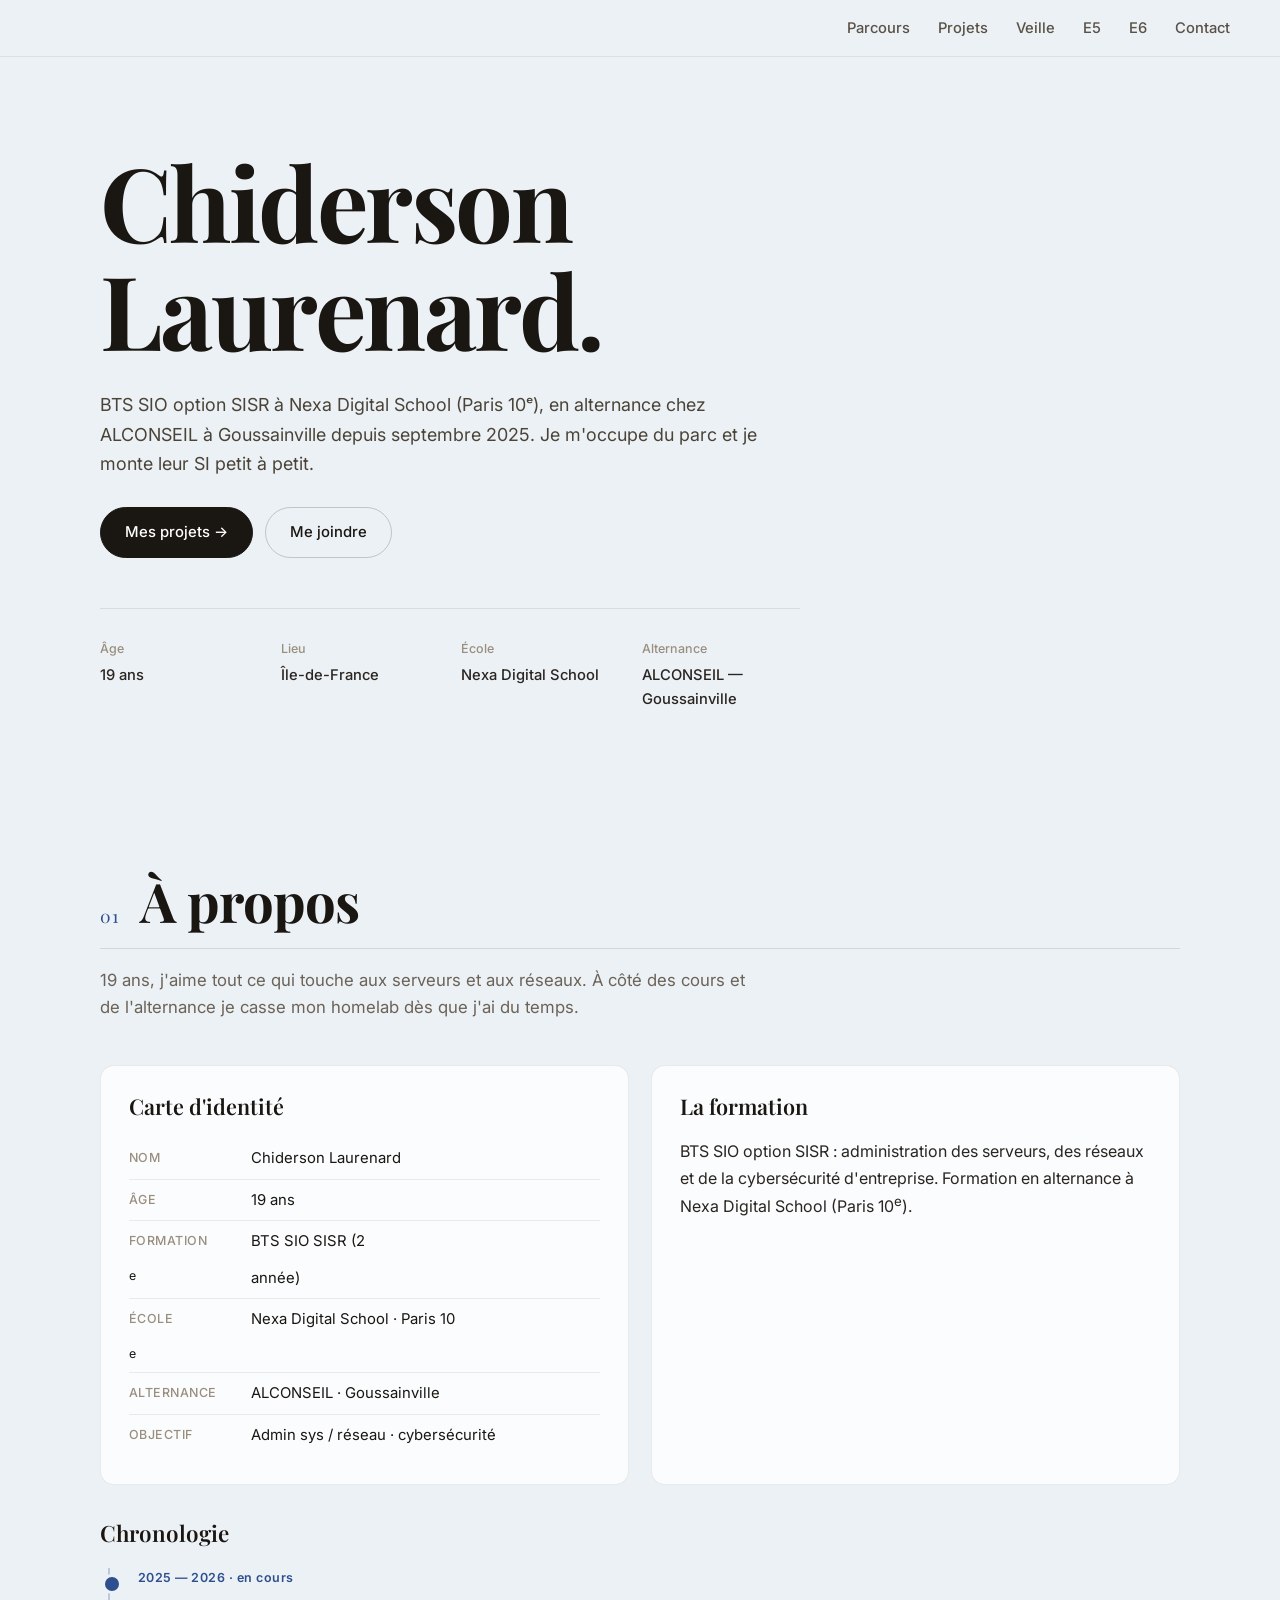
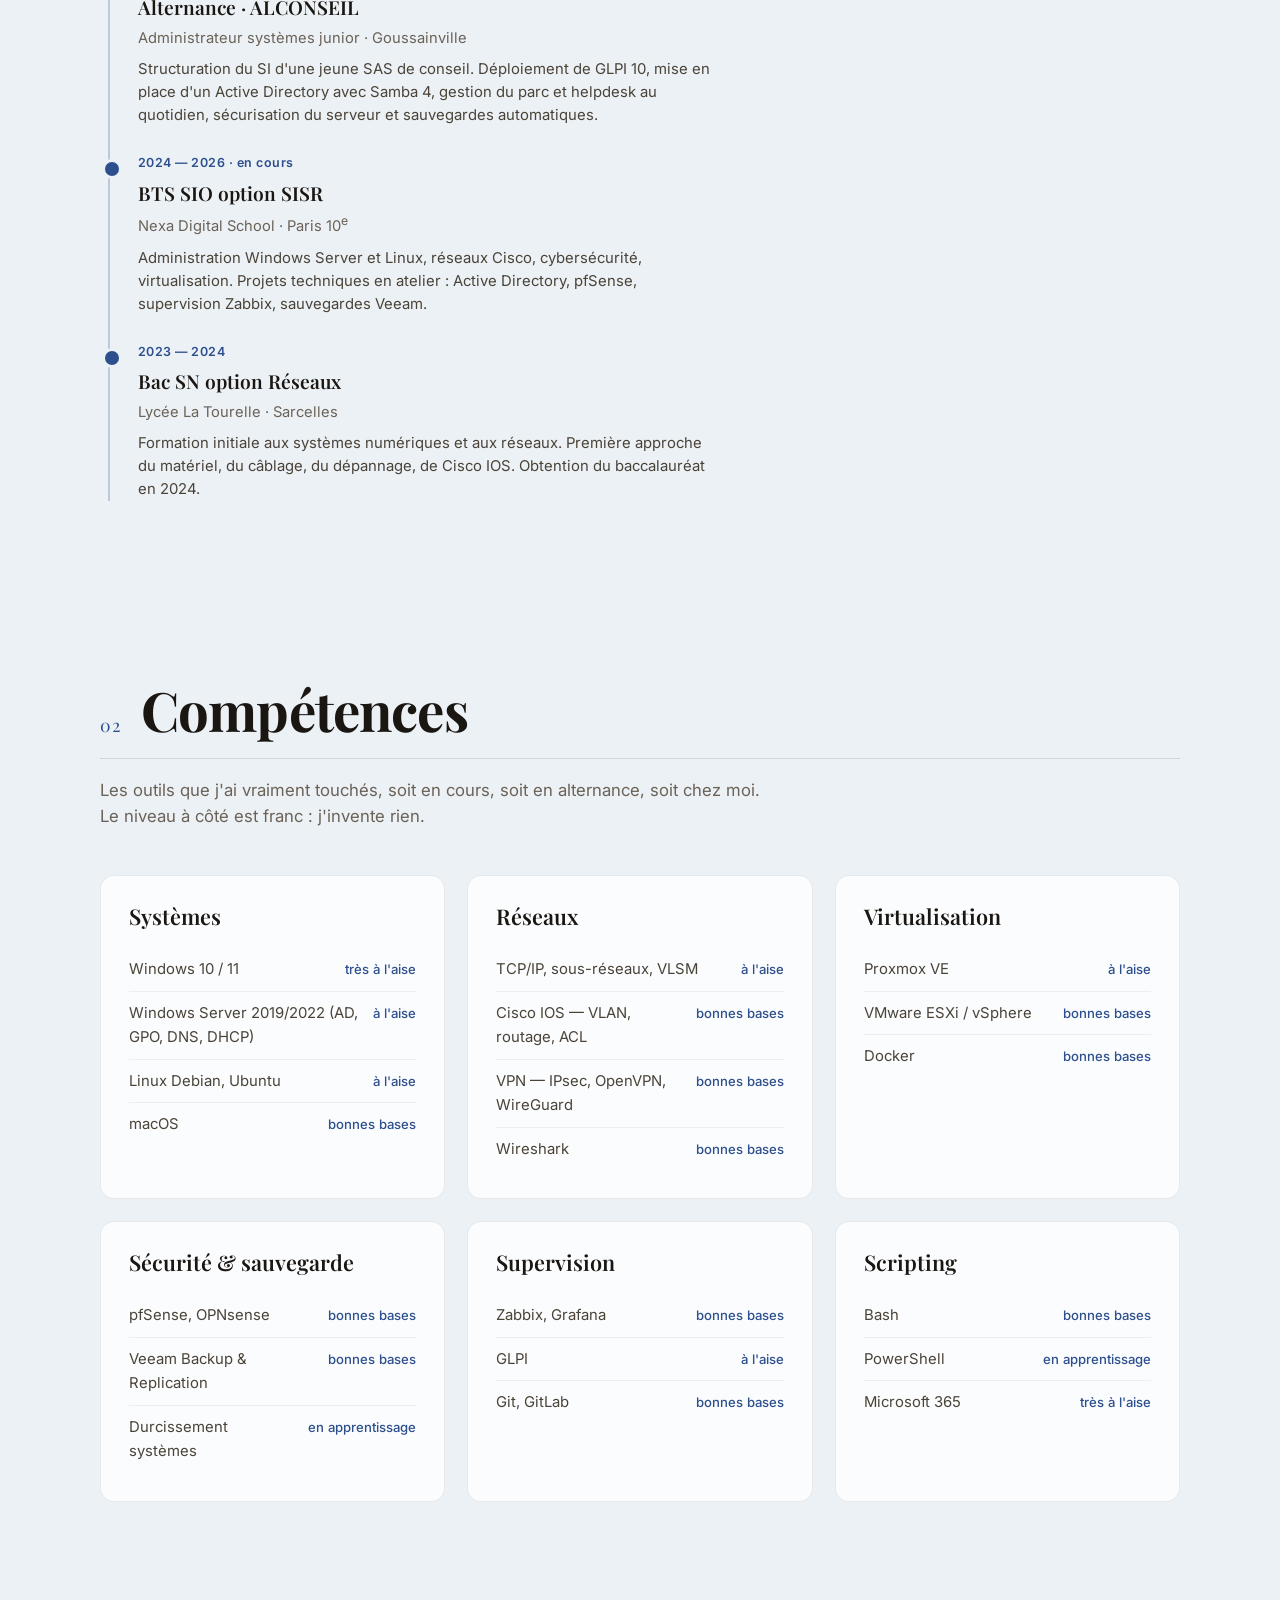
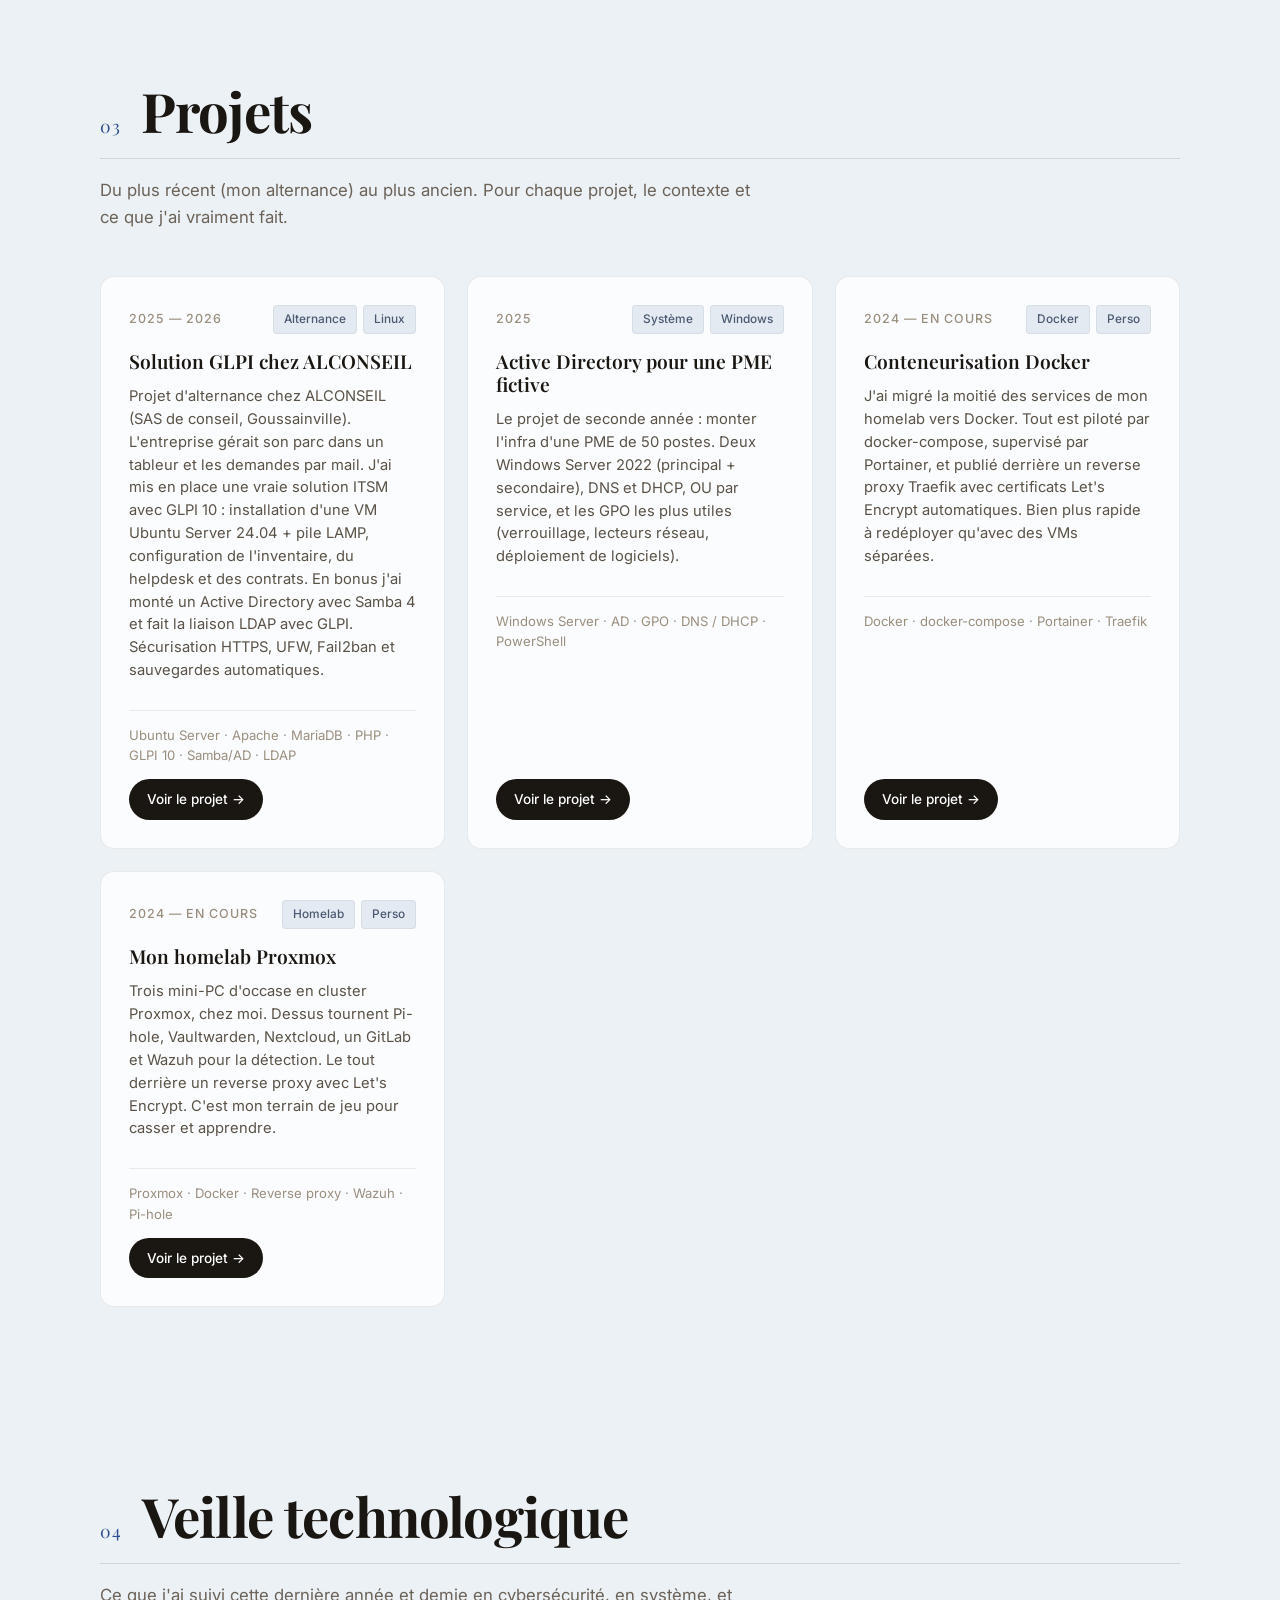
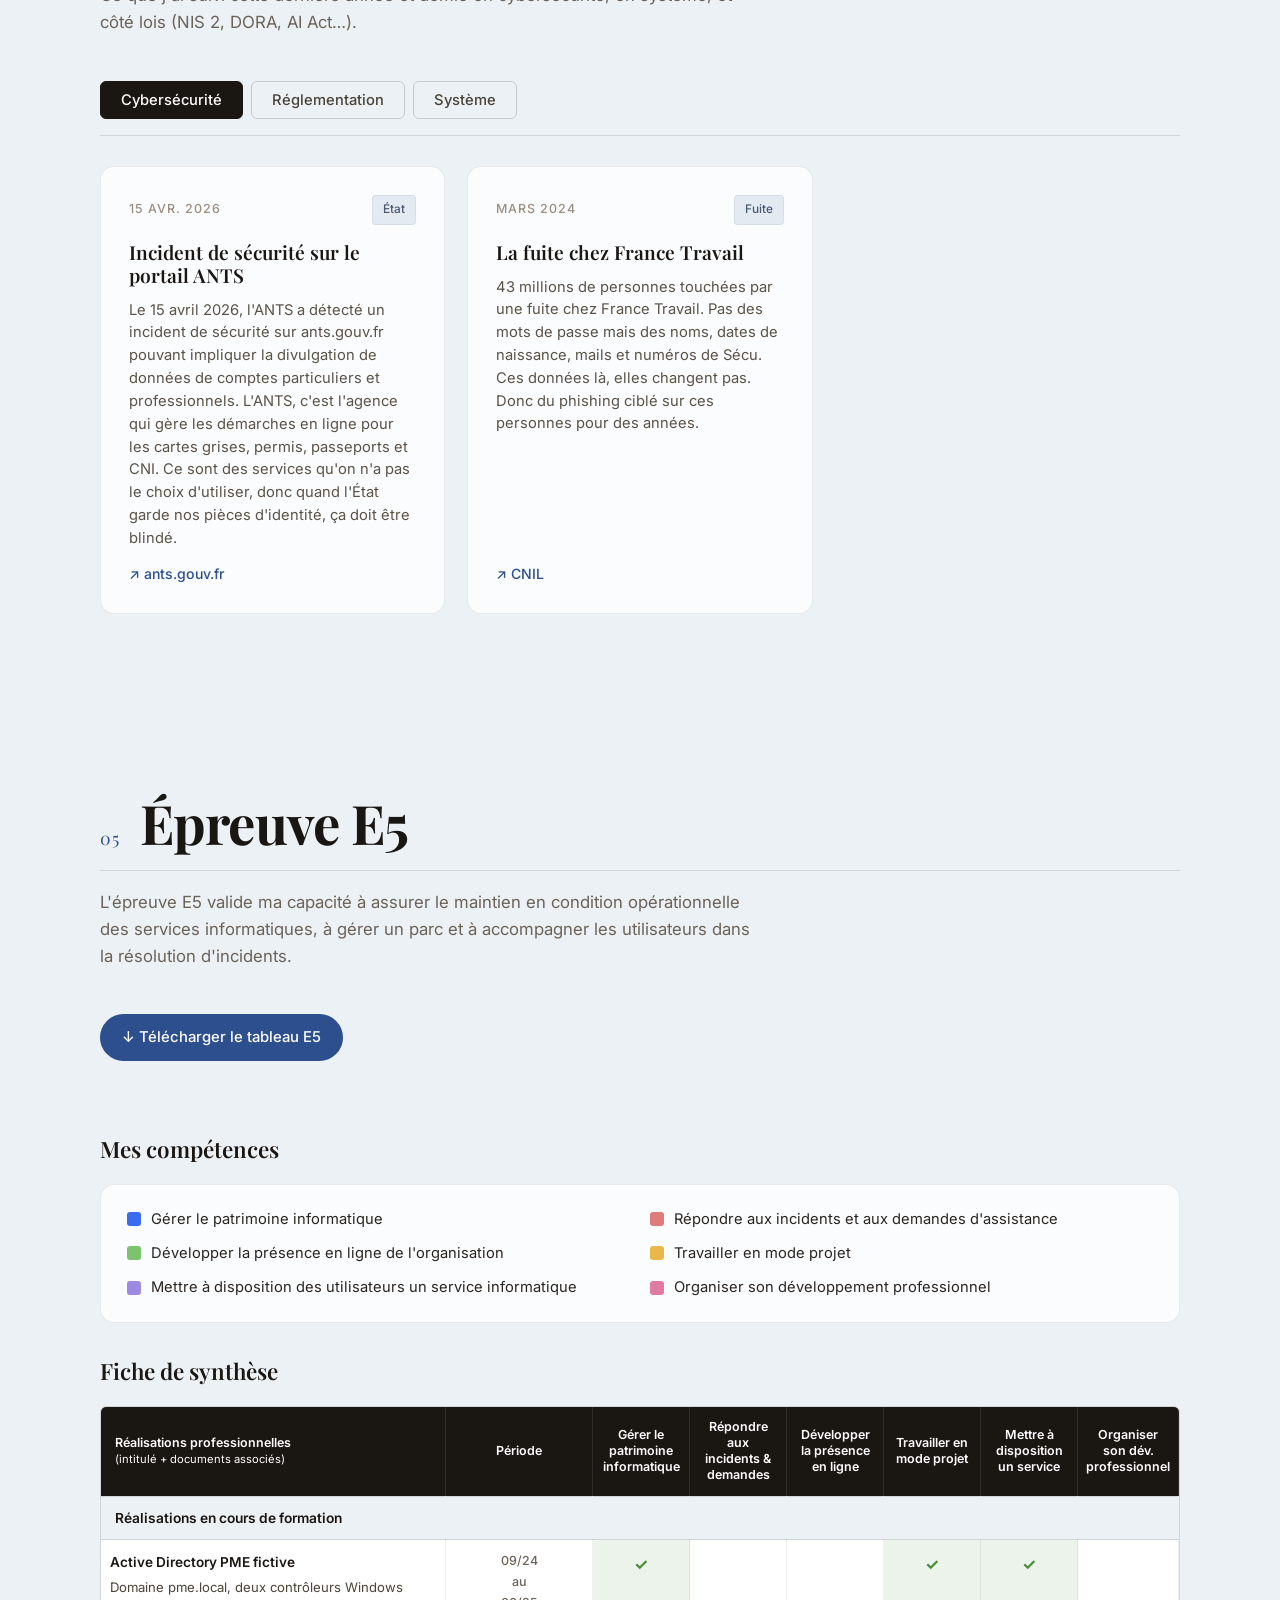
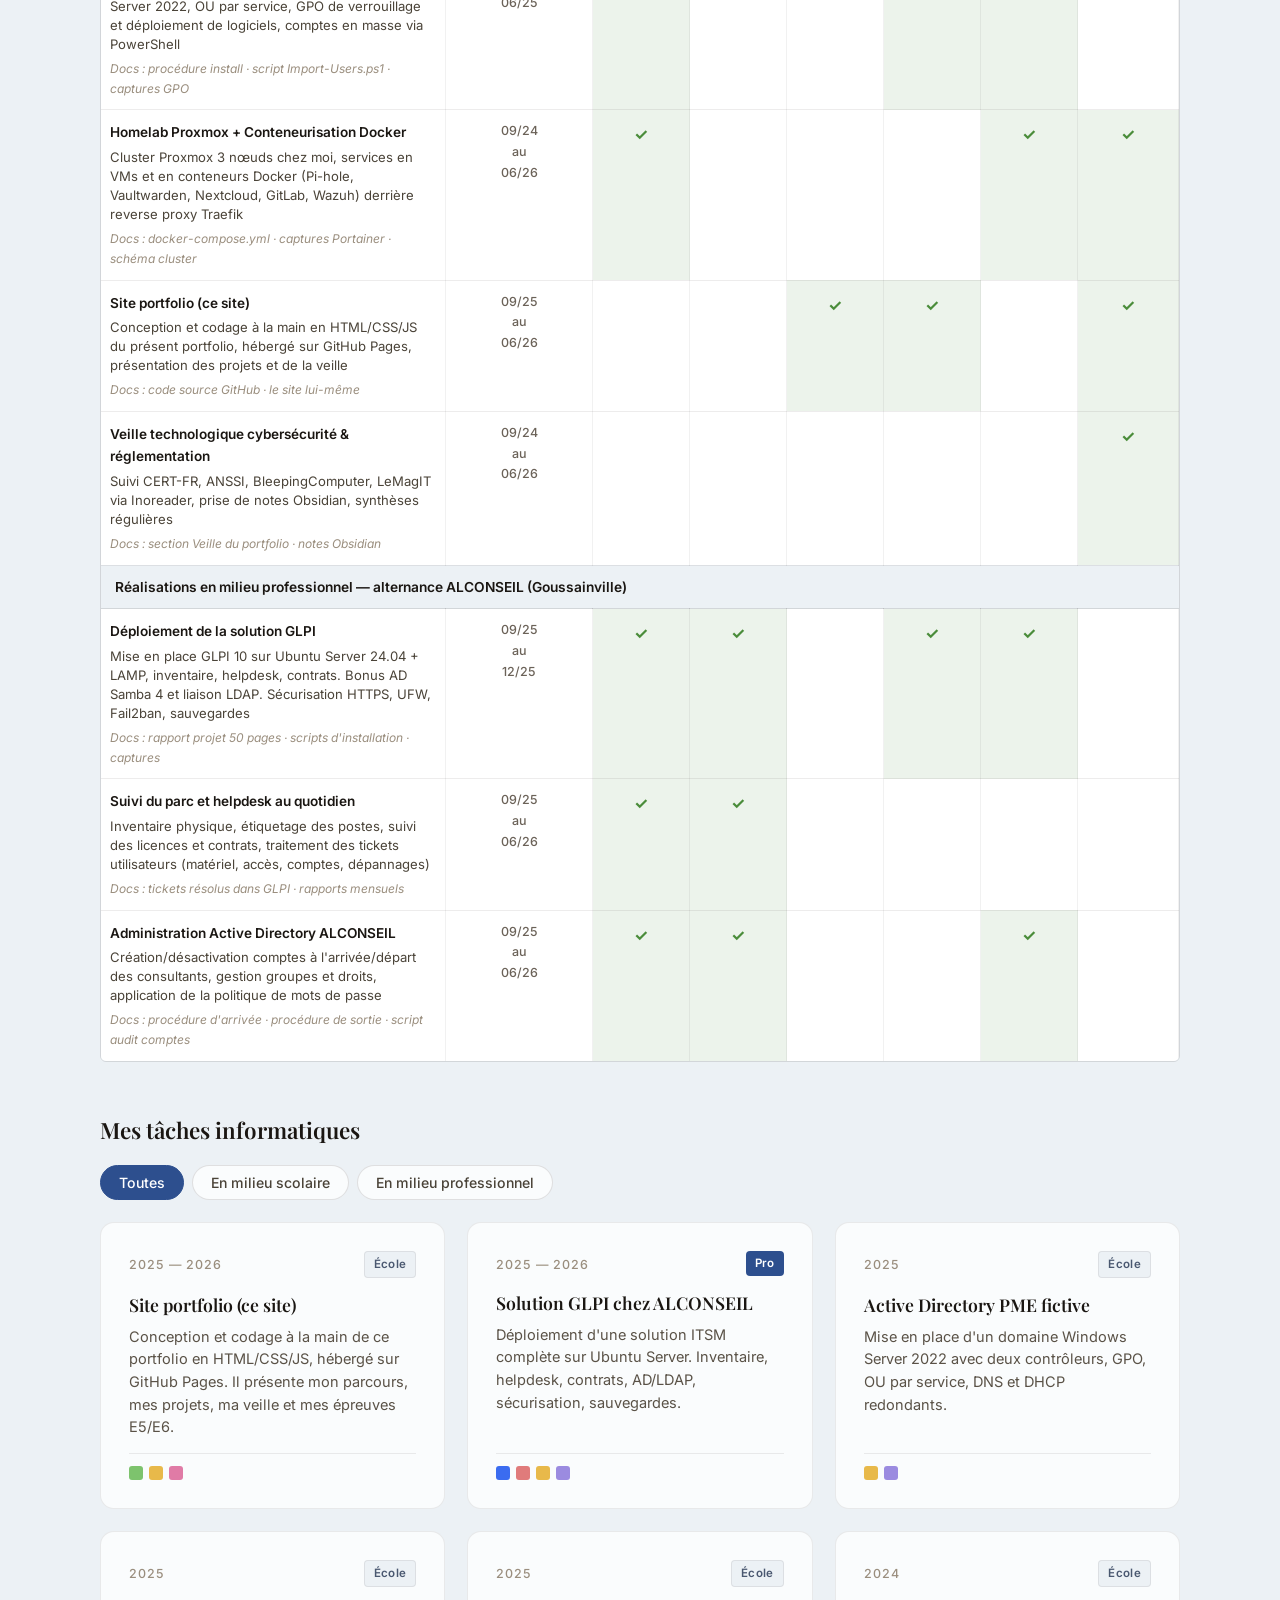
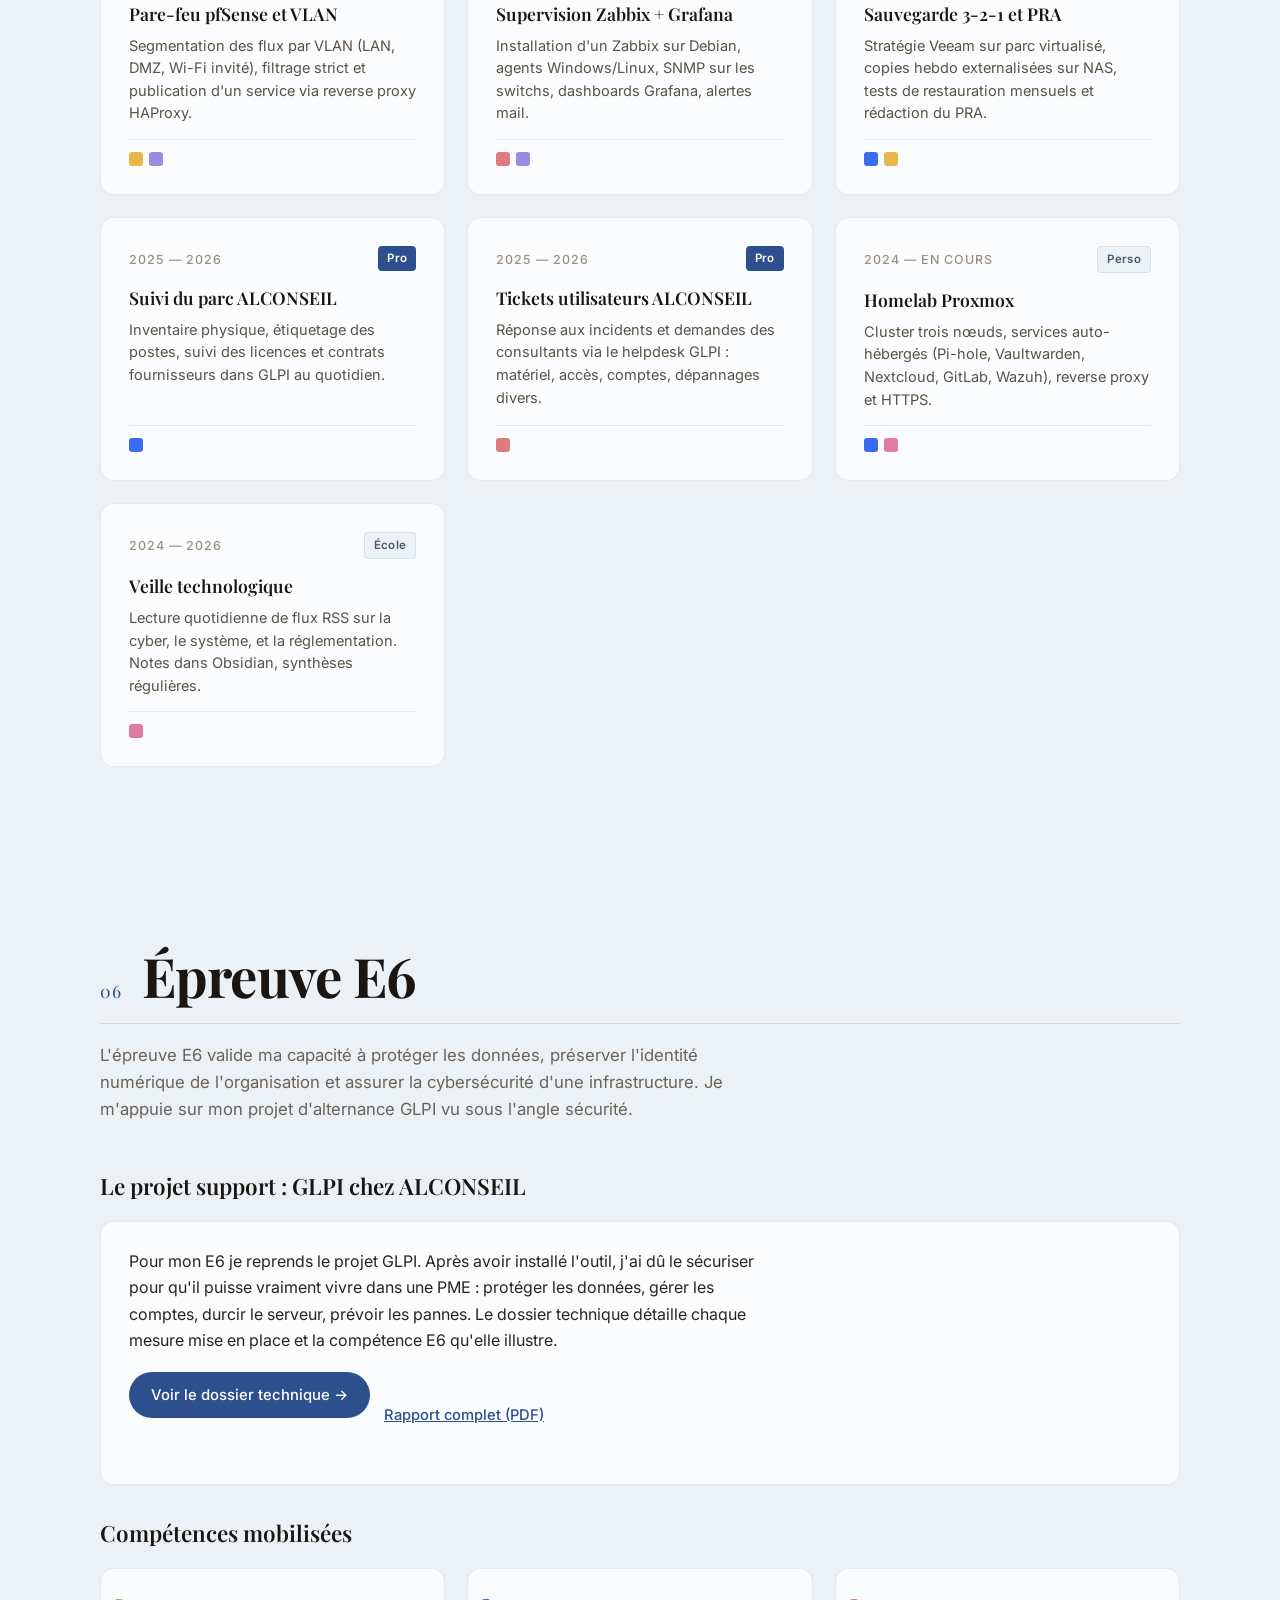
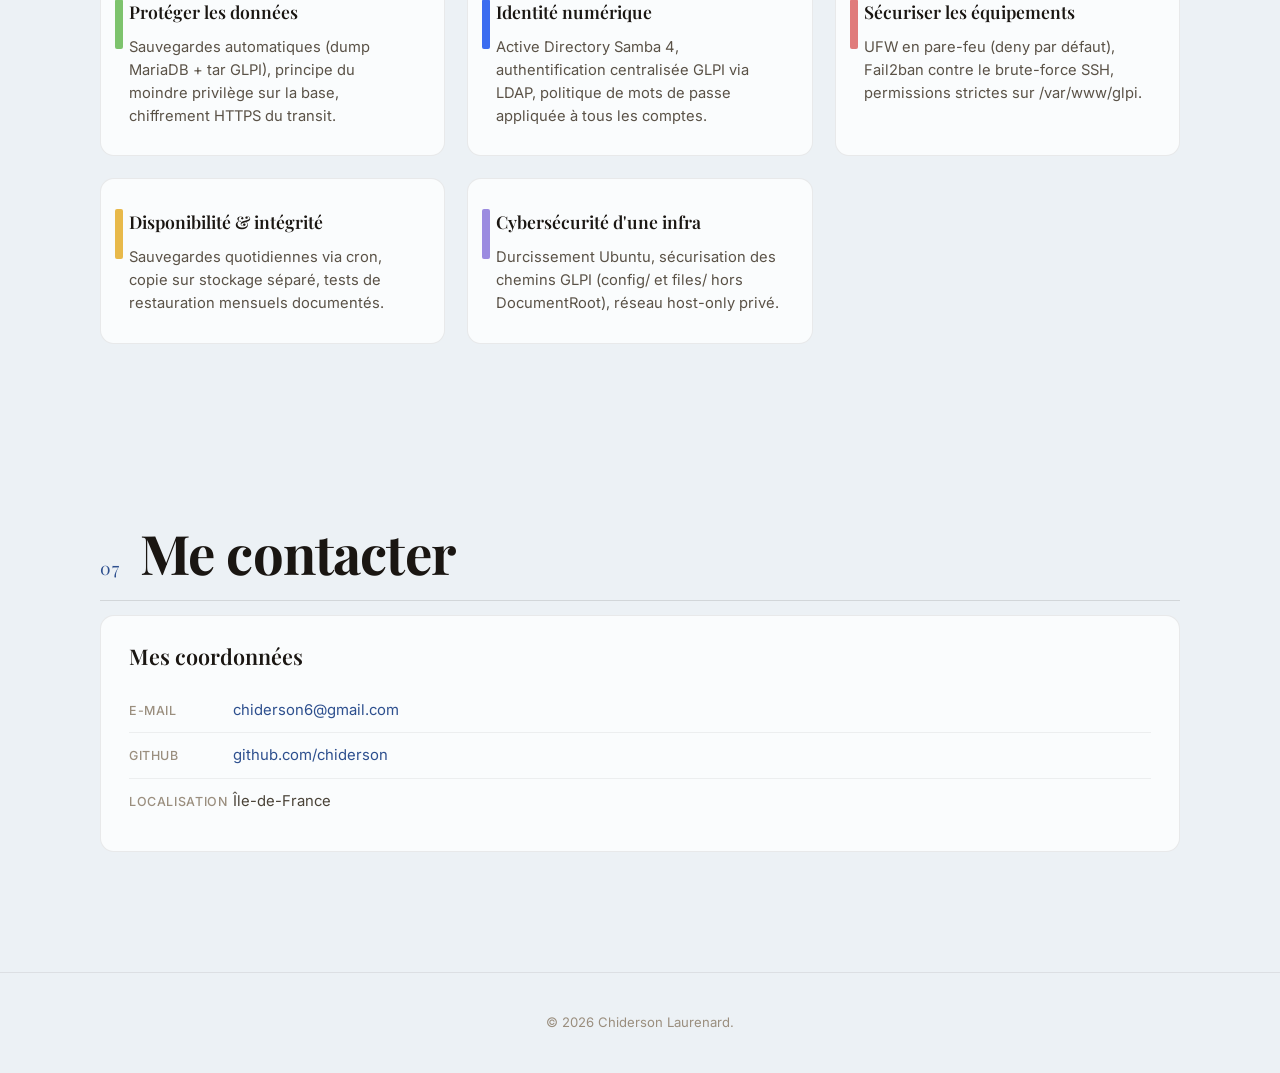
<file: index.html>
<!DOCTYPE html>
<html lang="fr">
<head>
<meta charset="UTF-8">
<meta name="viewport" content="width=device-width, initial-scale=1.0">
<title>Chiderson Laurenard — Portfolio</title>
<link rel="preconnect" href="https://fonts.googleapis.com">
<link rel="preconnect" href="https://fonts.gstatic.com" crossorigin>
<link href="https://fonts.googleapis.com/css2?family=Playfair+Display:wght@400;600;700&family=Inter:wght@400;500;600;700&display=swap" rel="stylesheet">
<link rel="stylesheet" href="styles.css">
</head>
<body>

<header>
  <span class="nom"></span>
  <button class="burger" onclick="document.querySelector('header nav').classList.toggle('open')">≡</button>
  <nav>
    <a href="#apropos">Parcours</a>
    <a href="#projets">Projets</a>
    <a href="#veille">Veille</a>
    <a href="#e5">E5</a>
    <a href="#e6">E6</a>
    <a href="#contact">Contact</a>
  </nav>
</header>


<section id="accueil" class="accueil">
  <h1>Chiderson<br>Laurenard.</h1>
  <p class="presentation">
    BTS SIO option SISR à Nexa Digital School (Paris 10ᵉ), en alternance
    chez ALCONSEIL à Goussainville depuis septembre 2025. Je m'occupe
    du parc et je monte leur SI petit à petit.
  </p>
  <div class="liens">
    <a href="#projets" class="cta">Mes projets →</a>
    <a href="mailto:chiderson6@gmail.com" class="cta vide">Me joindre</a>
  </div>
  <div class="hero-meta">
    <div><span>Âge</span>19 ans</div>
    <div><span>Lieu</span>Île-de-France</div>
    <div><span>École</span>Nexa Digital School</div>
    <div><span>Alternance</span>ALCONSEIL — Goussainville</div>
  </div>
</section>


<section id="apropos" class="bloc">
  <div class="titre-section">
    <span class="num">01</span>
    <h2>À propos</h2>
  </div>
  <p class="chapeau">
    19 ans, j'aime tout ce qui touche aux serveurs et aux réseaux. À côté des cours et de l'alternance je casse mon homelab dès que j'ai du temps.
  </p>

  <div class="duo">
    <div class="carte">
      <h3>Carte d'identité</h3>
      <ul class="fiche-id">
        <li><span>Nom</span>Chiderson Laurenard</li>
        <li><span>Âge</span>19 ans</li>
        <li><span>Formation</span>BTS SIO SISR (2<sup>e</sup> année)</li>
        <li><span>École</span>Nexa Digital School · Paris 10<sup>e</sup></li>
        <li><span>Alternance</span>ALCONSEIL · Goussainville</li>
        <li><span>Objectif</span>Admin sys / réseau · cybersécurité</li>
      </ul>
    </div>

    <div class="carte">
      <h3>La formation</h3>
      <p>
        BTS SIO option SISR : administration des serveurs, des réseaux et de la cybersécurité d'entreprise. Formation en alternance à Nexa Digital School (Paris 10<sup>e</sup>).
      </p>
    </div>
  </div>

  <h3 class="ss-titre">Chronologie</h3>

  <ol class="timeline-vert">

    <li class="t-item">
      <div class="t-date">2025 — 2026 · en cours</div>
      <div class="t-titre">Alternance · ALCONSEIL</div>
      <div class="t-sub">Administrateur systèmes junior · Goussainville</div>
      <p>Structuration du SI d'une jeune SAS de conseil. Déploiement de GLPI 10, mise en place d'un Active Directory avec Samba 4, gestion du parc et helpdesk au quotidien, sécurisation du serveur et sauvegardes automatiques.</p>
    </li>

    <li class="t-item">
      <div class="t-date">2024 — 2026 · en cours</div>
      <div class="t-titre">BTS SIO option SISR</div>
      <div class="t-sub">Nexa Digital School · Paris 10<sup>e</sup></div>
      <p>Administration Windows Server et Linux, réseaux Cisco, cybersécurité, virtualisation. Projets techniques en atelier : Active Directory, pfSense, supervision Zabbix, sauvegardes Veeam.</p>
    </li>

    <li class="t-item">
      <div class="t-date">2023 — 2024</div>
      <div class="t-titre">Bac SN option Réseaux</div>
      <div class="t-sub">Lycée La Tourelle · Sarcelles</div>
      <p>Formation initiale aux systèmes numériques et aux réseaux. Première approche du matériel, du câblage, du dépannage, de Cisco IOS. Obtention du baccalauréat en 2024.</p>
    </li>

  </ol>
</section>


<section id="competences" class="bloc">
  <div class="titre-section">
    <span class="num">02</span>
    <h2>Compétences</h2>
  </div>
  <p class="chapeau">
    Les outils que j'ai vraiment touchés, soit en cours, soit en
    alternance, soit chez moi. Le niveau à côté est franc : j'invente
    rien.
  </p>

  <div class="grille-skills">

    <div class="carte">
      <h3>Systèmes</h3>
      <ul class="skills">
        <li>Windows 10 / 11<em>très à l'aise</em></li>
        <li>Windows Server 2019/2022 (AD, GPO, DNS, DHCP)<em>à l'aise</em></li>
        <li>Linux Debian, Ubuntu<em>à l'aise</em></li>
        <li>macOS<em>bonnes bases</em></li>
      </ul>
    </div>

    <div class="carte">
      <h3>Réseaux</h3>
      <ul class="skills">
        <li>TCP/IP, sous-réseaux, VLSM<em>à l'aise</em></li>
        <li>Cisco IOS — VLAN, routage, ACL<em>bonnes bases</em></li>
        <li>VPN — IPsec, OpenVPN, WireGuard<em>bonnes bases</em></li>
        <li>Wireshark<em>bonnes bases</em></li>
      </ul>
    </div>

    <div class="carte">
      <h3>Virtualisation</h3>
      <ul class="skills">
        <li>Proxmox VE<em>à l'aise</em></li>
        <li>VMware ESXi / vSphere<em>bonnes bases</em></li>
        <li>Docker<em>bonnes bases</em></li>
      </ul>
    </div>

    <div class="carte">
      <h3>Sécurité &amp; sauvegarde</h3>
      <ul class="skills">
        <li>pfSense, OPNsense<em>bonnes bases</em></li>
        <li>Veeam Backup &amp; Replication<em>bonnes bases</em></li>
        <li>Durcissement systèmes<em>en apprentissage</em></li>
      </ul>
    </div>

    <div class="carte">
      <h3>Supervision</h3>
      <ul class="skills">
        <li>Zabbix, Grafana<em>bonnes bases</em></li>
        <li>GLPI<em>à l'aise</em></li>
        <li>Git, GitLab<em>bonnes bases</em></li>
      </ul>
    </div>

    <div class="carte">
      <h3>Scripting</h3>
      <ul class="skills">
        <li>Bash<em>bonnes bases</em></li>
        <li>PowerShell<em>en apprentissage</em></li>
        <li>Microsoft 365<em>très à l'aise</em></li>
      </ul>
    </div>

  </div>
</section>


<section id="projets" class="bloc">
  <div class="titre-section">
    <span class="num">03</span>
    <h2>Projets</h2>
  </div>
  <p class="chapeau">
    Du plus récent (mon alternance) au plus ancien. Pour chaque projet,
    le contexte et ce que j'ai vraiment fait.
  </p>

  <div class="grille-3">

    <article class="carte projet">
      <div class="ligne-haut">
        <span class="date">2025 — 2026</span>
        <div class="tags">
          <span class="tag">Alternance</span>
          <span class="tag">Linux</span>
        </div>
      </div>
      <h3>Solution GLPI chez ALCONSEIL</h3>
      <p>
        Projet d'alternance chez ALCONSEIL (SAS de conseil, Goussainville).
        L'entreprise gérait son parc dans un tableur et les demandes par
        mail. J'ai mis en place une vraie solution ITSM avec GLPI 10 :
        installation d'une VM Ubuntu Server 24.04 + pile LAMP, configuration
        de l'inventaire, du helpdesk et des contrats. En bonus j'ai monté
        un Active Directory avec Samba 4 et fait la liaison LDAP avec GLPI.
        Sécurisation HTTPS, UFW, Fail2ban et sauvegardes automatiques.
      </p>
      <p class="techno">Ubuntu Server · Apache · MariaDB · PHP · GLPI 10 · Samba/AD · LDAP</p>
      <a class="voir-projet" href="glpi.html">Voir le projet →</a>
    </article>

    <article class="carte projet">
      <div class="ligne-haut">
        <span class="date">2025</span>
        <div class="tags">
          <span class="tag">Système</span>
          <span class="tag">Windows</span>
        </div>
      </div>
      <h3>Active Directory pour une PME fictive</h3>
      <p>
        Le projet de seconde année : monter l'infra d'une PME de 50 postes.
        Deux Windows Server 2022 (principal + secondaire), DNS et DHCP,
        OU par service, et les GPO les plus utiles (verrouillage,
        lecteurs réseau, déploiement de logiciels).
      </p>
      <p class="techno">Windows Server · AD · GPO · DNS / DHCP · PowerShell</p>
      <a class="voir-projet" href="ad.html">Voir le projet →</a>
    </article>

    <article class="carte projet">
      <div class="ligne-haut">
        <span class="date">2024 — en cours</span>
        <div class="tags">
          <span class="tag">Docker</span>
          <span class="tag">Perso</span>
        </div>
      </div>
      <h3>Conteneurisation Docker</h3>
      <p>
        J'ai migré la moitié des services de mon homelab vers Docker. Tout
        est piloté par docker-compose, supervisé par Portainer, et publié
        derrière un reverse proxy Traefik avec certificats Let's Encrypt
        automatiques. Bien plus rapide à redéployer qu'avec des VMs
        séparées.
      </p>
      <p class="techno">Docker · docker-compose · Portainer · Traefik</p>
      <a class="voir-projet" href="docker.html">Voir le projet →</a>
    </article>

    <article class="carte projet">
      <div class="ligne-haut">
        <span class="date">2024 — en cours</span>
        <div class="tags">
          <span class="tag">Homelab</span>
          <span class="tag">Perso</span>
        </div>
      </div>
      <h3>Mon homelab Proxmox</h3>
      <p>
        Trois mini-PC d'occase en cluster Proxmox, chez moi. Dessus tournent
        Pi-hole, Vaultwarden, Nextcloud, un GitLab et Wazuh pour la
        détection. Le tout derrière un reverse proxy avec Let's Encrypt.
        C'est mon terrain de jeu pour casser et apprendre.
      </p>
      <p class="techno">Proxmox · Docker · Reverse proxy · Wazuh · Pi-hole</p>
      <a class="voir-projet" href="homelab.html">Voir le projet →</a>
    </article>

  </div>
</section>


<section id="veille" class="bloc">
  <div class="titre-section">
    <span class="num">04</span>
    <h2>Veille technologique</h2>
  </div>
  <p class="chapeau">
    Ce que j'ai suivi cette dernière année et demie en cybersécurité, en
    système, et côté lois (NIS 2, DORA, AI Act…).
  </p>

  <div class="categories-veille">
    <button class="cat-btn actif" data-cat="cyber">Cybersécurité</button>
    <button class="cat-btn" data-cat="droit">Réglementation</button>
    <button class="cat-btn" data-cat="systeme">Système</button>
  </div>

  <div class="grille-3" id="actus">

    <article class="carte actu" data-cat="cyber">
      <div class="ligne-haut">
        <span class="date">15 AVR. 2026</span>
        <div class="tags">
          <span class="tag">État</span>
        </div>
      </div>
      <h3>Incident de sécurité sur le portail ANTS</h3>
      <p>
        Le 15 avril 2026, l'ANTS a détecté un incident de sécurité sur ants.gouv.fr pouvant impliquer la divulgation de données de comptes particuliers et professionnels. L'ANTS, c'est l'agence qui gère les démarches en ligne pour les cartes grises, permis, passeports et CNI. Ce sont des services qu'on n'a pas le choix d'utiliser, donc quand l'État garde nos pièces d'identité, ça doit être blindé.
      </p>
      <a class="source" href="https://ants.gouv.fr/toute-l-actualite/incident-de-securite-relatif-au-portail-antsgouvfr" target="_blank">↗ ants.gouv.fr</a>
    </article>

    <article class="carte actu" data-cat="cyber">
      <div class="ligne-haut">
        <span class="date">MARS 2024</span>
        <div class="tags">
          <span class="tag">Fuite</span>
        </div>
      </div>
      <h3>La fuite chez France Travail</h3>
      <p>
        43 millions de personnes touchées par une fuite chez France Travail. Pas des mots de passe mais des noms, dates de naissance, mails et numéros de Sécu. Ces données là, elles changent pas. Donc du phishing ciblé sur ces personnes pour des années.
      </p>
      <a class="source" href="https://www.cnil.fr/" target="_blank">↗ CNIL</a>
    </article>

    <article class="carte actu" data-cat="droit" style="display:none">
      <div class="ligne-haut">
        <span class="date">AVR. 2025</span>
        <div class="tags">
          <span class="tag">Loi</span>
        </div>
      </div>
      <h3>NIS 2 transposée en France</h3>
      <p>
        La loi de résilience qui transpose NIS 2 a été promulguée. Beaucoup plus d'entreprises doivent appliquer des règles cyber maintenant, y compris des PME et des collectivités. Plein de boîtes qui se croyaient pas concernées vont devoir s'y mettre.
      </p>
      <a class="source" href="https://cyber.gouv.fr/" target="_blank">↗ cyber.gouv.fr</a>
    </article>

    <article class="carte actu" data-cat="systeme" style="display:none">
      <div class="ligne-haut">
        <span class="date">JUIL. 2024</span>
        <div class="tags">
          <span class="tag">Incident</span>
        </div>
      </div>
      <h3>Le bug CrowdStrike</h3>
      <p>
        Le 19 juillet 2024, une mauvaise mise à jour de l'agent CrowdStrike a planté plus de 8 millions de PC Windows en quelques minutes. Aéroports, hôpitaux, banques bloqués pendant des heures. Pour moi ça reste l'incident le plus marquant que j'ai suivi. Ça m'a vraiment fait réaliser pourquoi on doit tester en staging avant de mettre en prod.
      </p>
      <a class="source" href="https://www.bleepingcomputer.com/" target="_blank">↗ BleepingComputer</a>
    </article>

  </div>

</section>


<section id="e5" class="bloc">
  <div class="titre-section">
    <span class="num">05</span>
    <h2>Épreuve E5</h2>
  </div>
  <p class="chapeau">
    L'épreuve E5 valide ma capacité à assurer le maintien en condition opérationnelle des services informatiques, à gérer un parc et à accompagner les utilisateurs dans la résolution d'incidents.
  </p>

  <a href="Rapport_GLPI.pdf" download="Tableau_E5_Chiderson_Laurenard.pdf" class="btn-tableau">↓ Télécharger le tableau E5</a>

  <h3 class="ss-titre">Mes compétences</h3>

  <div class="carte legendes">
    <ul class="legende-list">
      <li><span class="cube" style="background:#3b6cf0"></span>Gérer le patrimoine informatique</li>
      <li><span class="cube" style="background:#e07b7b"></span>Répondre aux incidents et aux demandes d'assistance</li>
      <li><span class="cube" style="background:#7dc36d"></span>Développer la présence en ligne de l'organisation</li>
      <li><span class="cube" style="background:#e8b94a"></span>Travailler en mode projet</li>
      <li><span class="cube" style="background:#9b8be0"></span>Mettre à disposition des utilisateurs un service informatique</li>
      <li><span class="cube" style="background:#e07ba6"></span>Organiser son développement professionnel</li>
    </ul>
  </div>

  <h3 class="ss-titre">Fiche de synthèse</h3>

  <div class="synth-wrapper">
    <table class="synth-table">
      <thead>
        <tr>
          <th class="th-realisation">Réalisations professionnelles<br><span class="th-sub">(intitulé + documents associés)</span></th>
          <th class="th-periode">Période</th>
          <th class="th-comp">Gérer le patrimoine informatique</th>
          <th class="th-comp">Répondre aux incidents &amp; demandes</th>
          <th class="th-comp">Développer la présence en ligne</th>
          <th class="th-comp">Travailler en mode projet</th>
          <th class="th-comp">Mettre à disposition un service</th>
          <th class="th-comp">Organiser son dév. professionnel</th>
        </tr>
      </thead>
      <tbody>

        <tr class="tr-section">
          <td colspan="8">Réalisations en cours de formation</td>
        </tr>

        <tr class="tr-data">
          <td class="td-realisation">
            <div class="r-titre">Active Directory PME fictive</div>
            <div class="r-desc">Domaine pme.local, deux contrôleurs Windows Server 2022, OU par service, GPO de verrouillage et déploiement de logiciels, comptes en masse via PowerShell</div>
            <div class="r-docs">Docs : procédure install · script Import-Users.ps1 · captures GPO</div>
          </td>
          <td class="td-periode">09/24<br>au<br>06/25</td>
          <td class="td-check">✓</td>
          <td class="td-empty"></td>
          <td class="td-empty"></td>
          <td class="td-check">✓</td>
          <td class="td-check">✓</td>
          <td class="td-empty"></td>
        </tr>

        <tr class="tr-data">
          <td class="td-realisation">
            <div class="r-titre">Homelab Proxmox + Conteneurisation Docker</div>
            <div class="r-desc">Cluster Proxmox 3 nœuds chez moi, services en VMs et en conteneurs Docker (Pi-hole, Vaultwarden, Nextcloud, GitLab, Wazuh) derrière reverse proxy Traefik</div>
            <div class="r-docs">Docs : docker-compose.yml · captures Portainer · schéma cluster</div>
          </td>
          <td class="td-periode">09/24<br>au<br>06/26</td>
          <td class="td-check">✓</td>
          <td class="td-empty"></td>
          <td class="td-empty"></td>
          <td class="td-empty"></td>
          <td class="td-check">✓</td>
          <td class="td-check">✓</td>
        </tr>

        <tr class="tr-data">
          <td class="td-realisation">
            <div class="r-titre">Site portfolio (ce site)</div>
            <div class="r-desc">Conception et codage à la main en HTML/CSS/JS du présent portfolio, hébergé sur GitHub Pages, présentation des projets et de la veille</div>
            <div class="r-docs">Docs : code source GitHub · le site lui-même</div>
          </td>
          <td class="td-periode">09/25<br>au<br>06/26</td>
          <td class="td-empty"></td>
          <td class="td-empty"></td>
          <td class="td-check">✓</td>
          <td class="td-check">✓</td>
          <td class="td-empty"></td>
          <td class="td-check">✓</td>
        </tr>

        <tr class="tr-data">
          <td class="td-realisation">
            <div class="r-titre">Veille technologique cybersécurité &amp; réglementation</div>
            <div class="r-desc">Suivi CERT-FR, ANSSI, BleepingComputer, LeMagIT via Inoreader, prise de notes Obsidian, synthèses régulières</div>
            <div class="r-docs">Docs : section Veille du portfolio · notes Obsidian</div>
          </td>
          <td class="td-periode">09/24<br>au<br>06/26</td>
          <td class="td-empty"></td>
          <td class="td-empty"></td>
          <td class="td-empty"></td>
          <td class="td-empty"></td>
          <td class="td-empty"></td>
          <td class="td-check">✓</td>
        </tr>

        <tr class="tr-section">
          <td colspan="8">Réalisations en milieu professionnel — alternance ALCONSEIL (Goussainville)</td>
        </tr>

        <tr class="tr-data">
          <td class="td-realisation">
            <div class="r-titre">Déploiement de la solution GLPI</div>
            <div class="r-desc">Mise en place GLPI 10 sur Ubuntu Server 24.04 + LAMP, inventaire, helpdesk, contrats. Bonus AD Samba 4 et liaison LDAP. Sécurisation HTTPS, UFW, Fail2ban, sauvegardes</div>
            <div class="r-docs">Docs : rapport projet 50 pages · scripts d'installation · captures</div>
          </td>
          <td class="td-periode">09/25<br>au<br>12/25</td>
          <td class="td-check">✓</td>
          <td class="td-check">✓</td>
          <td class="td-empty"></td>
          <td class="td-check">✓</td>
          <td class="td-check">✓</td>
          <td class="td-empty"></td>
        </tr>

        <tr class="tr-data">
          <td class="td-realisation">
            <div class="r-titre">Suivi du parc et helpdesk au quotidien</div>
            <div class="r-desc">Inventaire physique, étiquetage des postes, suivi des licences et contrats, traitement des tickets utilisateurs (matériel, accès, comptes, dépannages)</div>
            <div class="r-docs">Docs : tickets résolus dans GLPI · rapports mensuels</div>
          </td>
          <td class="td-periode">09/25<br>au<br>06/26</td>
          <td class="td-check">✓</td>
          <td class="td-check">✓</td>
          <td class="td-empty"></td>
          <td class="td-empty"></td>
          <td class="td-empty"></td>
          <td class="td-empty"></td>
        </tr>

        <tr class="tr-data">
          <td class="td-realisation">
            <div class="r-titre">Administration Active Directory ALCONSEIL</div>
            <div class="r-desc">Création/désactivation comptes à l'arrivée/départ des consultants, gestion groupes et droits, application de la politique de mots de passe</div>
            <div class="r-docs">Docs : procédure d'arrivée · procédure de sortie · script audit comptes</div>
          </td>
          <td class="td-periode">09/25<br>au<br>06/26</td>
          <td class="td-check">✓</td>
          <td class="td-check">✓</td>
          <td class="td-empty"></td>
          <td class="td-empty"></td>
          <td class="td-check">✓</td>
          <td class="td-empty"></td>
        </tr>

      </tbody>
    </table>
  </div>

  <h3 class="ss-titre" style="margin-top:50px">Mes tâches informatiques</h3>

  <div class="filtres-taches" id="filtres-taches">
    <button class="filtre-tache actif" data-filt="toutes">Toutes</button>
    <button class="filtre-tache" data-filt="scolaire">En milieu scolaire</button>
    <button class="filtre-tache" data-filt="pro">En milieu professionnel</button>
  </div>

  <div class="grille-3 taches" id="taches">

    <article class="carte tache" data-milieu="scolaire">
      <div class="ligne-haut">
        <span class="date">2025 — 2026</span>
        <span class="badge-milieu scolaire">École</span>
      </div>
      <h4>Site portfolio (ce site)</h4>
      <p>Conception et codage à la main de ce portfolio en HTML/CSS/JS, hébergé sur GitHub Pages. Il présente mon parcours, mes projets, ma veille et mes épreuves E5/E6.</p>
      <div class="cubes">
        <span class="cube" style="background:#7dc36d" title="Développer la présence en ligne"></span>
        <span class="cube" style="background:#e8b94a" title="Travailler en mode projet"></span>
        <span class="cube" style="background:#e07ba6" title="Organiser son dev pro"></span>
      </div>
    </article>

    <article class="carte tache" data-milieu="pro">
      <div class="ligne-haut">
        <span class="date">2025 — 2026</span>
        <span class="badge-milieu pro">Pro</span>
      </div>
      <h4>Solution GLPI chez ALCONSEIL</h4>
      <p>Déploiement d'une solution ITSM complète sur Ubuntu Server. Inventaire, helpdesk, contrats, AD/LDAP, sécurisation, sauvegardes.</p>
      <div class="cubes">
        <span class="cube" style="background:#3b6cf0" title="Gérer le patrimoine"></span>
        <span class="cube" style="background:#e07b7b" title="Répondre aux incidents"></span>
        <span class="cube" style="background:#e8b94a" title="Travailler en mode projet"></span>
        <span class="cube" style="background:#9b8be0" title="Mettre à disposition un service"></span>
      </div>
    </article>

    <article class="carte tache" data-milieu="scolaire">
      <div class="ligne-haut">
        <span class="date">2025</span>
        <span class="badge-milieu scolaire">École</span>
      </div>
      <h4>Active Directory PME fictive</h4>
      <p>Mise en place d'un domaine Windows Server 2022 avec deux contrôleurs, GPO, OU par service, DNS et DHCP redondants.</p>
      <div class="cubes">
        <span class="cube" style="background:#e8b94a" title="Travailler en mode projet"></span>
        <span class="cube" style="background:#9b8be0" title="Mettre à disposition un service"></span>
      </div>
    </article>

    <article class="carte tache" data-milieu="scolaire">
      <div class="ligne-haut">
        <span class="date">2025</span>
        <span class="badge-milieu scolaire">École</span>
      </div>
      <h4>Pare-feu pfSense et VLAN</h4>
      <p>Segmentation des flux par VLAN (LAN, DMZ, Wi-Fi invité), filtrage strict et publication d'un service via reverse proxy HAProxy.</p>
      <div class="cubes">
        <span class="cube" style="background:#e8b94a" title="Travailler en mode projet"></span>
        <span class="cube" style="background:#9b8be0" title="Mettre à disposition un service"></span>
      </div>
    </article>

    <article class="carte tache" data-milieu="scolaire">
      <div class="ligne-haut">
        <span class="date">2025</span>
        <span class="badge-milieu scolaire">École</span>
      </div>
      <h4>Supervision Zabbix + Grafana</h4>
      <p>Installation d'un Zabbix sur Debian, agents Windows/Linux, SNMP sur les switchs, dashboards Grafana, alertes mail.</p>
      <div class="cubes">
        <span class="cube" style="background:#e07b7b" title="Répondre aux incidents"></span>
        <span class="cube" style="background:#9b8be0" title="Mettre à disposition un service"></span>
      </div>
    </article>

    <article class="carte tache" data-milieu="scolaire">
      <div class="ligne-haut">
        <span class="date">2024</span>
        <span class="badge-milieu scolaire">École</span>
      </div>
      <h4>Sauvegarde 3-2-1 et PRA</h4>
      <p>Stratégie Veeam sur parc virtualisé, copies hebdo externalisées sur NAS, tests de restauration mensuels et rédaction du PRA.</p>
      <div class="cubes">
        <span class="cube" style="background:#3b6cf0" title="Gérer le patrimoine"></span>
        <span class="cube" style="background:#e8b94a" title="Travailler en mode projet"></span>
      </div>
    </article>

    <article class="carte tache" data-milieu="pro">
      <div class="ligne-haut">
        <span class="date">2025 — 2026</span>
        <span class="badge-milieu pro">Pro</span>
      </div>
      <h4>Suivi du parc ALCONSEIL</h4>
      <p>Inventaire physique, étiquetage des postes, suivi des licences et contrats fournisseurs dans GLPI au quotidien.</p>
      <div class="cubes">
        <span class="cube" style="background:#3b6cf0" title="Gérer le patrimoine"></span>
      </div>
    </article>

    <article class="carte tache" data-milieu="pro">
      <div class="ligne-haut">
        <span class="date">2025 — 2026</span>
        <span class="badge-milieu pro">Pro</span>
      </div>
      <h4>Tickets utilisateurs ALCONSEIL</h4>
      <p>Réponse aux incidents et demandes des consultants via le helpdesk GLPI : matériel, accès, comptes, dépannages divers.</p>
      <div class="cubes">
        <span class="cube" style="background:#e07b7b" title="Répondre aux incidents"></span>
      </div>
    </article>

    <article class="carte tache" data-milieu="scolaire">
      <div class="ligne-haut">
        <span class="date">2024 — en cours</span>
        <span class="badge-milieu scolaire">Perso</span>
      </div>
      <h4>Homelab Proxmox</h4>
      <p>Cluster trois nœuds, services auto-hébergés (Pi-hole, Vaultwarden, Nextcloud, GitLab, Wazuh), reverse proxy et HTTPS.</p>
      <div class="cubes">
        <span class="cube" style="background:#3b6cf0" title="Gérer le patrimoine"></span>
        <span class="cube" style="background:#e07ba6" title="Organiser son dev pro"></span>
      </div>
    </article>

    <article class="carte tache" data-milieu="scolaire">
      <div class="ligne-haut">
        <span class="date">2024 — 2026</span>
        <span class="badge-milieu scolaire">École</span>
      </div>
      <h4>Veille technologique</h4>
      <p>Lecture quotidienne de flux RSS sur la cyber, le système, et la réglementation. Notes dans Obsidian, synthèses régulières.</p>
      <div class="cubes">
        <span class="cube" style="background:#e07ba6" title="Organiser son dev pro"></span>
      </div>
    </article>


  </div>

</section>


<section id="e6" class="bloc">
  <div class="titre-section">
    <span class="num">06</span>
    <h2>Épreuve E6</h2>
  </div>
  <p class="chapeau">
    L'épreuve E6 valide ma capacité à protéger les données, préserver l'identité numérique de l'organisation et assurer la cybersécurité d'une infrastructure. Je m'appuie sur mon projet d'alternance GLPI vu sous l'angle sécurité.
  </p>

  <h3 class="ss-titre">Le projet support : GLPI chez ALCONSEIL</h3>

  <div class="carte e6-projet">
    <p>
      Pour mon E6 je reprends le projet GLPI. Après avoir installé l'outil, j'ai dû le sécuriser pour qu'il puisse vraiment vivre dans une PME : protéger les données, gérer les comptes, durcir le serveur, prévoir les pannes. Le dossier technique détaille chaque mesure mise en place et la compétence E6 qu'elle illustre.
    </p>
    <div class="liens-e6">
      <a href="e6.html" class="btn-tableau">Voir le dossier technique →</a>
      <a href="Rapport_GLPI.pdf" target="_blank" class="lien-secondaire">Rapport complet (PDF)</a>
    </div>
  </div>

  <h3 class="ss-titre">Compétences mobilisées</h3>

  <div class="grille-3">

    <div class="carte e6-competence">
      <span class="cube" style="background:#7dc36d"></span>
      <h4>Protéger les données</h4>
      <p>Sauvegardes automatiques (dump MariaDB + tar GLPI), principe du moindre privilège sur la base, chiffrement HTTPS du transit.</p>
    </div>

    <div class="carte e6-competence">
      <span class="cube" style="background:#3b6cf0"></span>
      <h4>Identité numérique</h4>
      <p>Active Directory Samba 4, authentification centralisée GLPI via LDAP, politique de mots de passe appliquée à tous les comptes.</p>
    </div>

    <div class="carte e6-competence">
      <span class="cube" style="background:#e07b7b"></span>
      <h4>Sécuriser les équipements</h4>
      <p>UFW en pare-feu (deny par défaut), Fail2ban contre le brute-force SSH, permissions strictes sur /var/www/glpi.</p>
    </div>

    <div class="carte e6-competence">
      <span class="cube" style="background:#e8b94a"></span>
      <h4>Disponibilité &amp; intégrité</h4>
      <p>Sauvegardes quotidiennes via cron, copie sur stockage séparé, tests de restauration mensuels documentés.</p>
    </div>

    <div class="carte e6-competence">
      <span class="cube" style="background:#9b8be0"></span>
      <h4>Cybersécurité d'une infra</h4>
      <p>Durcissement Ubuntu, sécurisation des chemins GLPI (config/ et files/ hors DocumentRoot), réseau host-only privé.</p>
    </div>

  </div>
</section>


<section id="contact" class="bloc">
  <div class="titre-section">
    <span class="num">07</span>
    <h2>Me contacter</h2>
  </div>
  <div class="carte">
    <h3>Mes coordonnées</h3>
    <ul class="coord">
      <li><b>E-mail</b> <a href="mailto:chiderson6@gmail.com">chiderson6@gmail.com</a></li>
      <li><b>GitHub</b> <a href="#" target="_blank">github.com/chiderson</a></li>
      <li><b>Localisation</b> Île-de-France</li>
    </ul>
  </div>
</section>


<footer>
  <p class="copy">© 2026 Chiderson Laurenard.</p>
</footer>

<script src="script.js"></script>
</body>
</html>
</file>
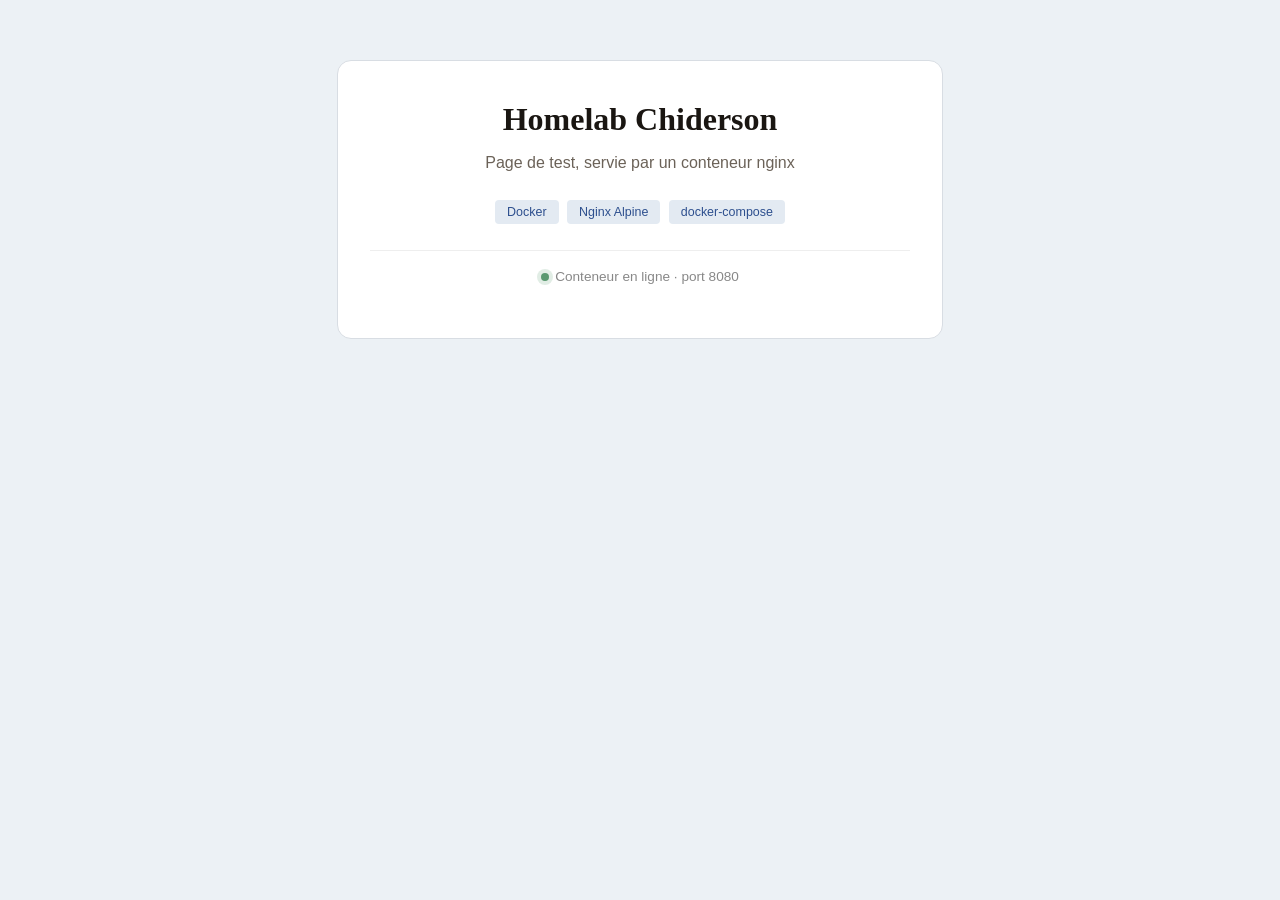
<file: docker-demo/html/index.html>
<!DOCTYPE html>
<html lang="fr">
<head>
<meta charset="UTF-8">
<title>Homelab Chiderson</title>
<style>
body { font-family: 'Segoe UI', sans-serif; background: #ecf1f5; color: #1a1612; margin: 0; padding: 60px 20px; text-align: center; }
.card { max-width: 540px; margin: 0 auto; background: #fff; padding: 40px 32px; border-radius: 14px; border: 1px solid #d8dde3; }
h1 { font-family: 'Times New Roman', serif; margin: 0 0 8px; font-size: 2rem; }
.lede { color: #6b6258; margin-bottom: 24px; }
.tag { display: inline-block; background: #e3eaf2; color: #2d4f8e; padding: 5px 12px; border-radius: 4px; font-size: 0.78rem; margin: 4px 2px; }
.foot { margin-top: 22px; padding-top: 18px; border-top: 1px solid #eee; font-size: 0.85rem; color: #888; }
.dot { display: inline-block; width: 8px; height: 8px; border-radius: 50%; background: #5a9970; box-shadow: 0 0 0 4px rgba(90,153,112,0.18); margin-right: 6px; }
</style>
</head>
<body>
  <div class="card">
    <h1>Homelab Chiderson</h1>
    <p class="lede">Page de test, servie par un conteneur nginx</p>
    <div>
      <span class="tag">Docker</span>
      <span class="tag">Nginx Alpine</span>
      <span class="tag">docker-compose</span>
    </div>
    <p class="foot"><span class="dot"></span>Conteneur en ligne · port 8080</p>
  </div>
</body>
</html>
</file>
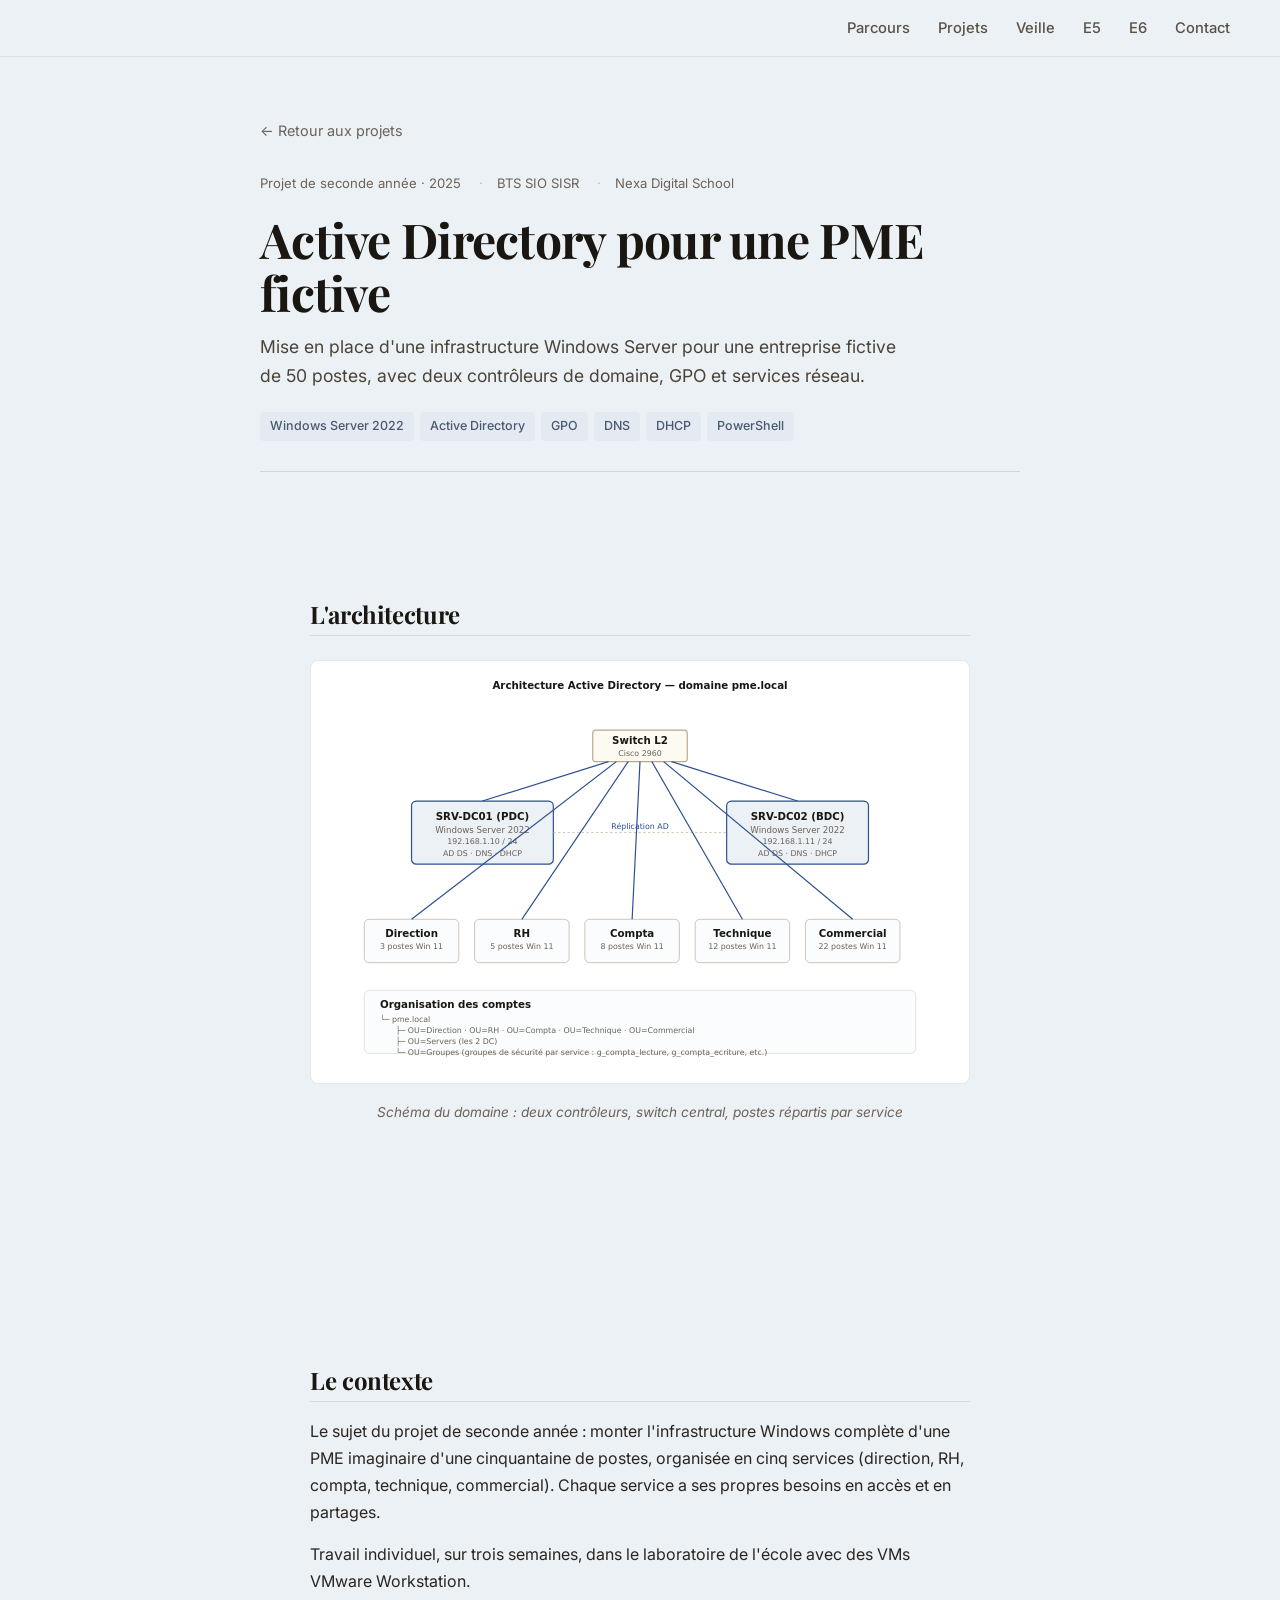
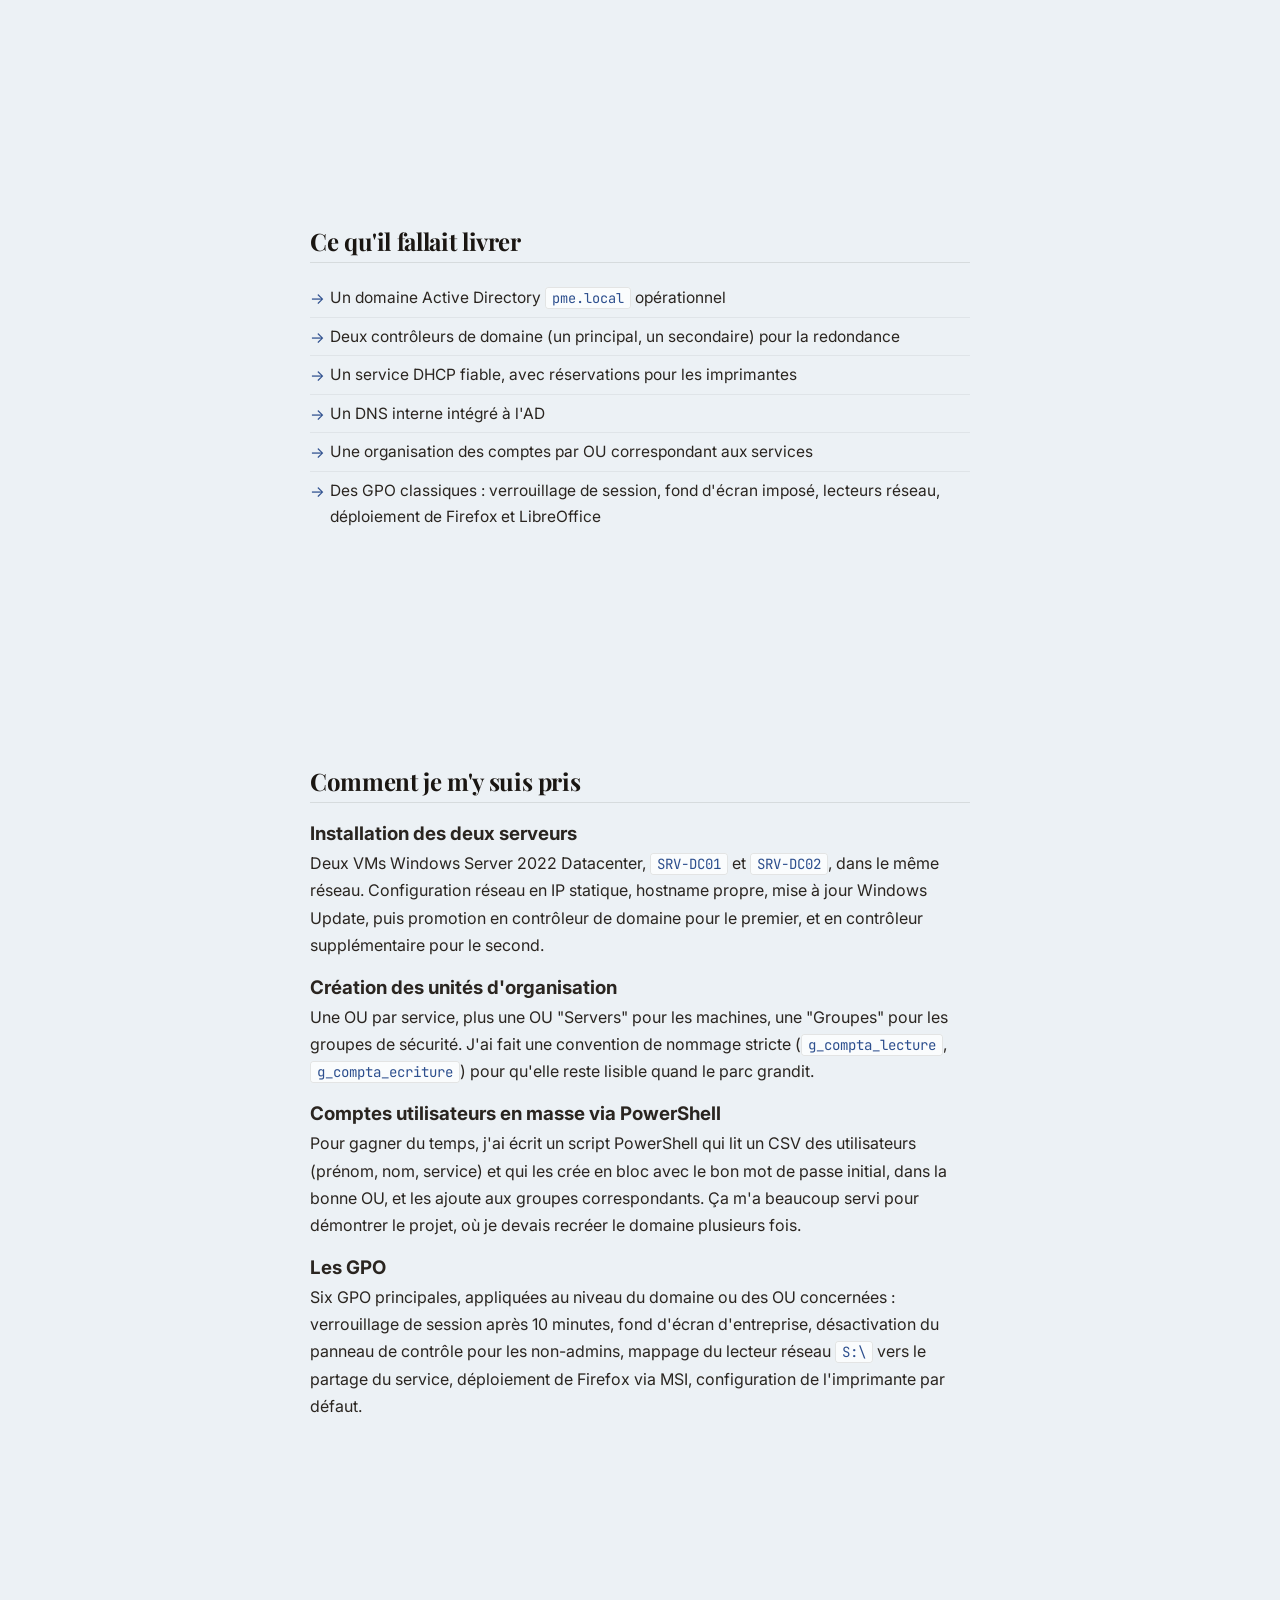
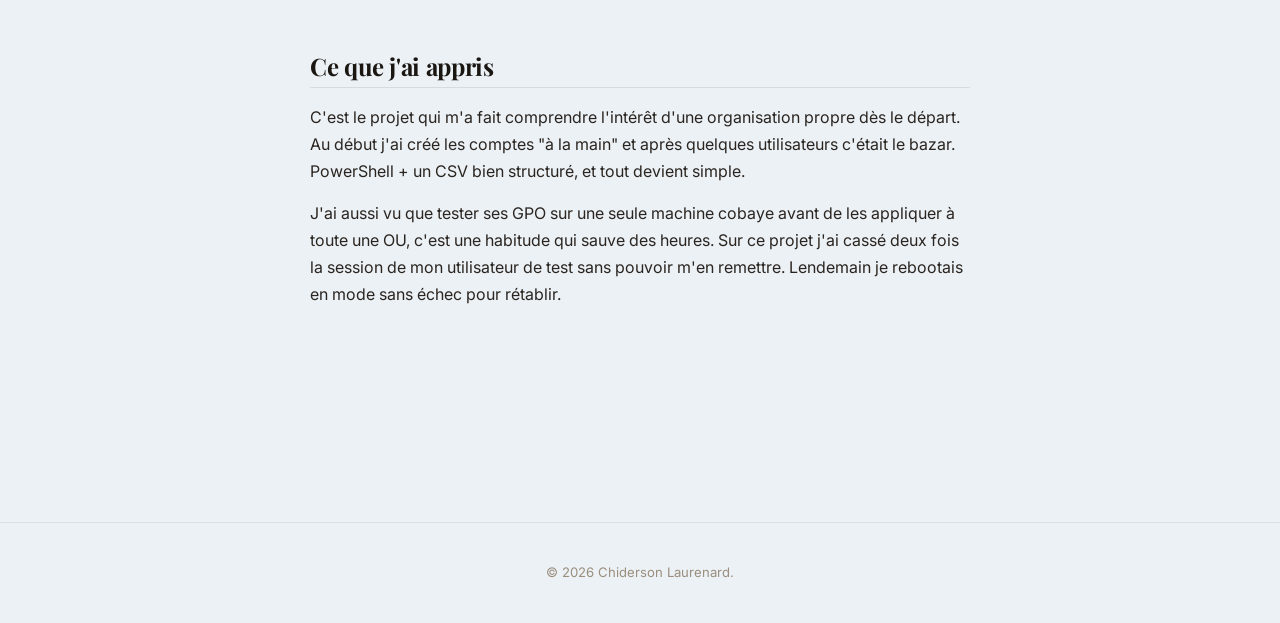
<file: ad.html>
<!DOCTYPE html>
<html lang="fr">
<head>
<meta charset="UTF-8">
<meta name="viewport" content="width=device-width, initial-scale=1.0">
<title>Active Directory pour une PME fictive — Chiderson Laurenard</title>
<link href="https://fonts.googleapis.com/css2?family=Playfair+Display:wght@400;600;700&family=Inter:wght@400;500;600;700&family=JetBrains+Mono:wght@400;500&display=swap" rel="stylesheet">
<link rel="stylesheet" href="styles.css">
<link rel="stylesheet" href="projet.css">
</head>
<body>

<header>
  <span class="nom"></span>
  <button class="burger" onclick="document.querySelector('header nav').classList.toggle('open')">≡</button>
  <nav>
    <a href="index.html#apropos">Parcours</a>
    <a href="index.html#projets">Projets</a>
    <a href="index.html#veille">Veille</a>
    <a href="index.html#e5">E5</a>
    <a href="index.html#e6">E6</a>
    <a href="index.html#contact">Contact</a>
  </nav>
</header>


<article class="projet-page">

  <a href="index.html#projets" class="retour">← Retour aux projets</a>

  <div class="projet-tete">
    <div class="meta-projet">
      <span>Projet de seconde année · 2025</span>
      <span>BTS SIO SISR</span>
      <span>Nexa Digital School</span>
    </div>
    <h1>Active Directory pour une PME fictive</h1>
    <p class="sous-titre">
      Mise en place d'une infrastructure Windows Server pour une entreprise fictive de 50 postes, avec deux contrôleurs de domaine, GPO et services réseau.
    </p>
    <div class="techno-pills">
      <span>Windows Server 2022</span>
      <span>Active Directory</span>
      <span>GPO</span>
      <span>DNS</span>
      <span>DHCP</span>
      <span>PowerShell</span>
    </div>
  </div>


  <section class="bloc-projet">
    <h2>L'architecture</h2>
    <figure>
      <img src="img/ad/architecture.svg" alt="Architecture du domaine pme.local">
      <figcaption>Schéma du domaine : deux contrôleurs, switch central, postes répartis par service</figcaption>
    </figure>
  </section>


  <section class="bloc-projet">
    <h2>Le contexte</h2>
    <p>
      Le sujet du projet de seconde année : monter l'infrastructure Windows complète d'une PME imaginaire d'une cinquantaine de postes, organisée en cinq services (direction, RH, compta, technique, commercial). Chaque service a ses propres besoins en accès et en partages.
    </p>
    <p>
      Travail individuel, sur trois semaines, dans le laboratoire de l'école avec des VMs VMware Workstation.
    </p>
  </section>


  <section class="bloc-projet">
    <h2>Ce qu'il fallait livrer</h2>
    <ul class="puces">
      <li>Un domaine Active Directory <code>pme.local</code> opérationnel</li>
      <li>Deux contrôleurs de domaine (un principal, un secondaire) pour la redondance</li>
      <li>Un service DHCP fiable, avec réservations pour les imprimantes</li>
      <li>Un DNS interne intégré à l'AD</li>
      <li>Une organisation des comptes par OU correspondant aux services</li>
      <li>Des GPO classiques : verrouillage de session, fond d'écran imposé, lecteurs réseau, déploiement de Firefox et LibreOffice</li>
    </ul>
  </section>


  <section class="bloc-projet">
    <h2>Comment je m'y suis pris</h2>
    <h3>Installation des deux serveurs</h3>
    <p>
      Deux VMs Windows Server 2022 Datacenter, <code>SRV-DC01</code> et <code>SRV-DC02</code>, dans le même réseau. Configuration réseau en IP statique, hostname propre, mise à jour Windows Update, puis promotion en contrôleur de domaine pour le premier, et en contrôleur supplémentaire pour le second.
    </p>
    <h3>Création des unités d'organisation</h3>
    <p>
      Une OU par service, plus une OU "Servers" pour les machines, une "Groupes" pour les groupes de sécurité. J'ai fait une convention de nommage stricte (<code>g_compta_lecture</code>, <code>g_compta_ecriture</code>) pour qu'elle reste lisible quand le parc grandit.
    </p>
    <h3>Comptes utilisateurs en masse via PowerShell</h3>
    <p>
      Pour gagner du temps, j'ai écrit un script PowerShell qui lit un CSV des utilisateurs (prénom, nom, service) et qui les crée en bloc avec le bon mot de passe initial, dans la bonne OU, et les ajoute aux groupes correspondants. Ça m'a beaucoup servi pour démontrer le projet, où je devais recréer le domaine plusieurs fois.
    </p>
    <h3>Les GPO</h3>
    <p>
      Six GPO principales, appliquées au niveau du domaine ou des OU concernées : verrouillage de session après 10 minutes, fond d'écran d'entreprise, désactivation du panneau de contrôle pour les non-admins, mappage du lecteur réseau <code>S:\</code> vers le partage du service, déploiement de Firefox via MSI, configuration de l'imprimante par défaut.
    </p>
  </section>


  <section class="bloc-projet">
    <h2>Ce que j'ai appris</h2>
    <p>
      C'est le projet qui m'a fait comprendre l'intérêt d'une organisation propre dès le départ. Au début j'ai créé les comptes "à la main" et après quelques utilisateurs c'était le bazar. PowerShell + un CSV bien structuré, et tout devient simple.
    </p>
    <p>
      J'ai aussi vu que tester ses GPO sur une seule machine cobaye avant de les appliquer à toute une OU, c'est une habitude qui sauve des heures. Sur ce projet j'ai cassé deux fois la session de mon utilisateur de test sans pouvoir m'en remettre. Lendemain je rebootais en mode sans échec pour rétablir.
    </p>
  </section>

</article>


<footer>
  <p class="copy">© 2026 Chiderson Laurenard.</p>
</footer>

<script src="script.js"></script>
</body>
</html>
</file>
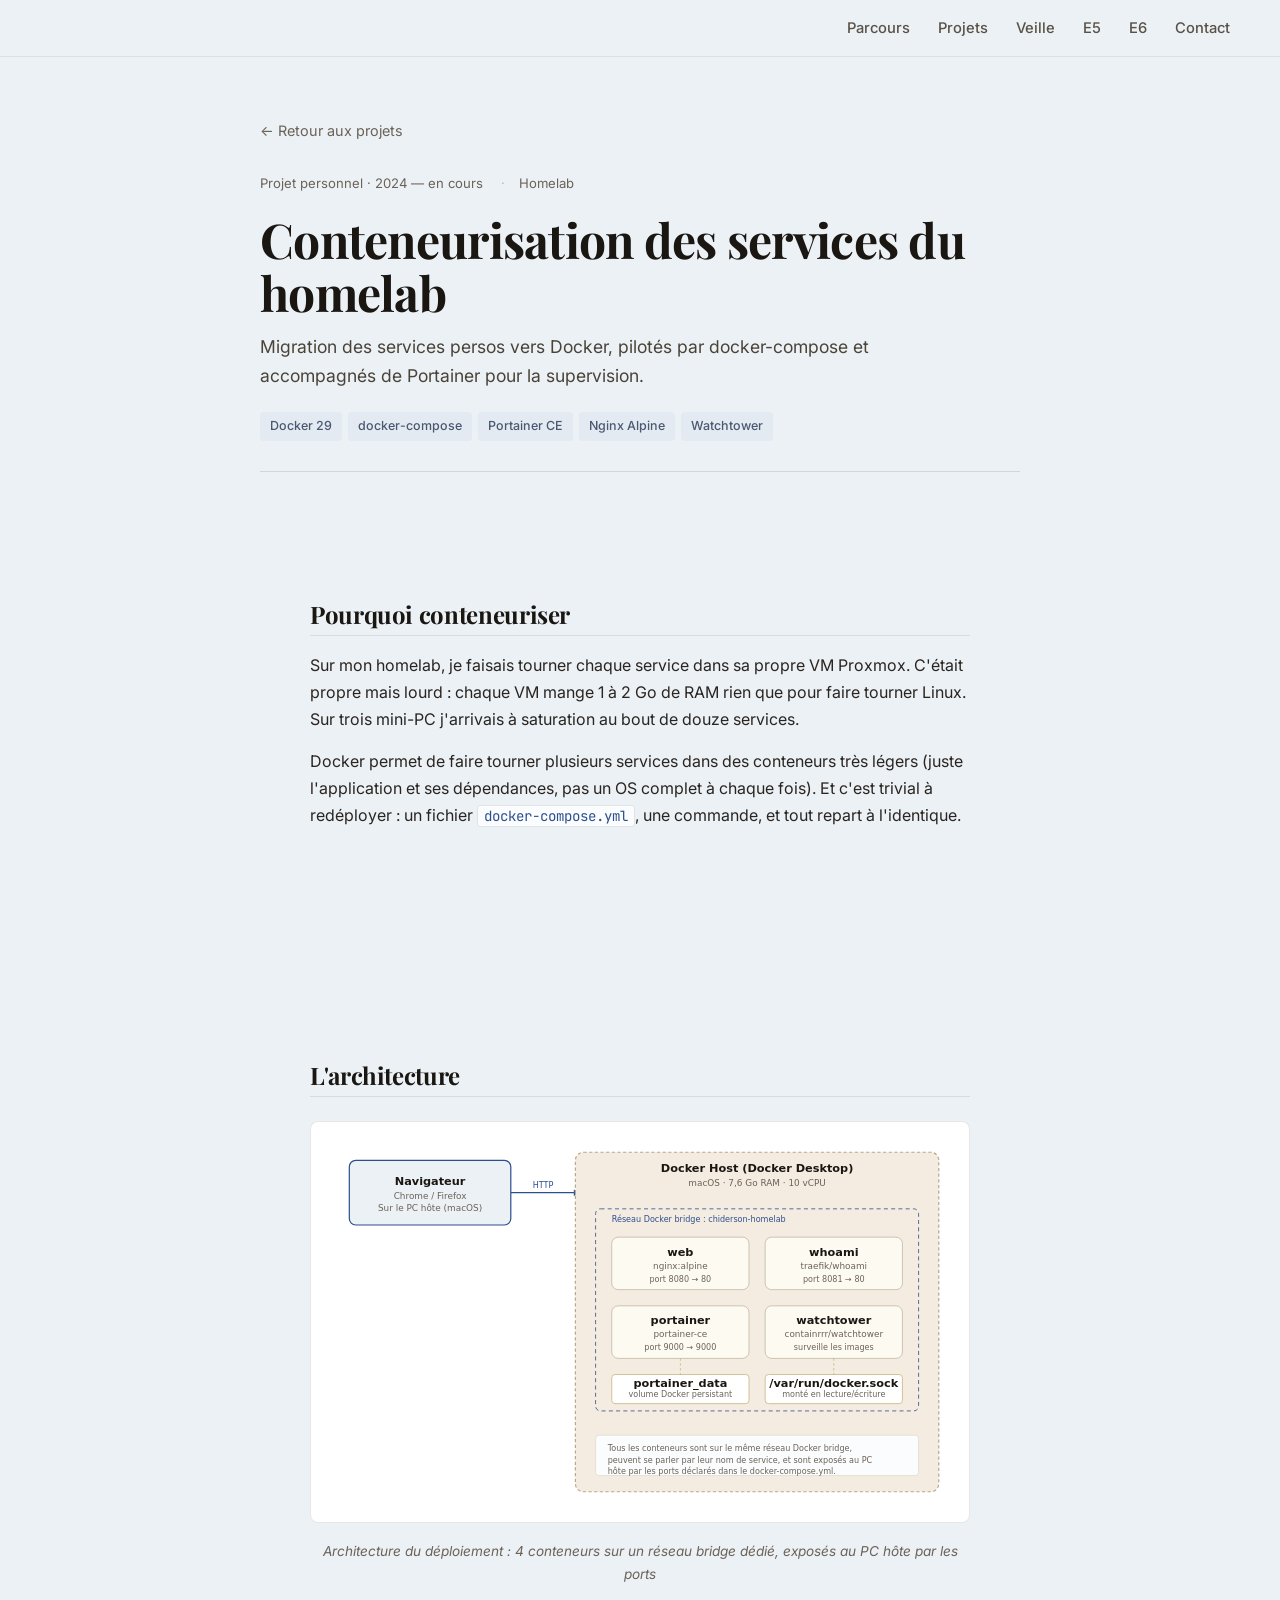
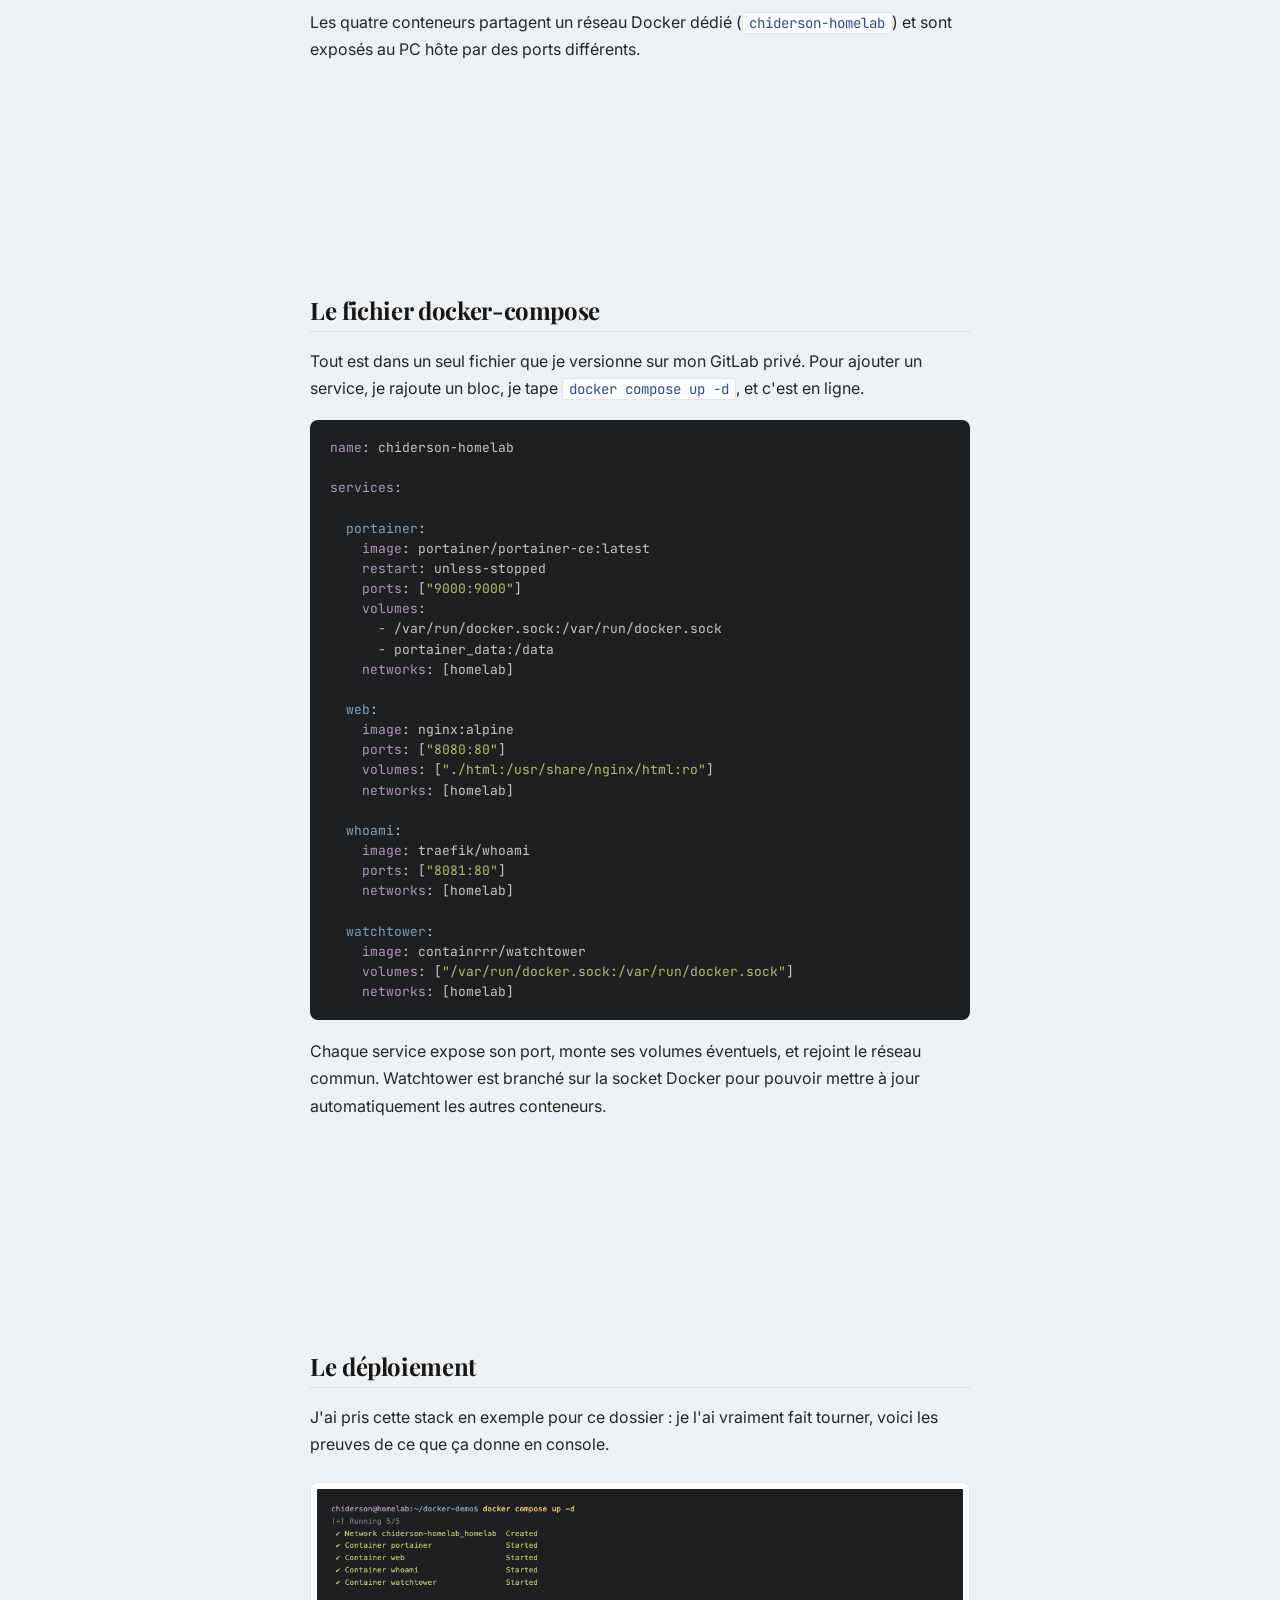
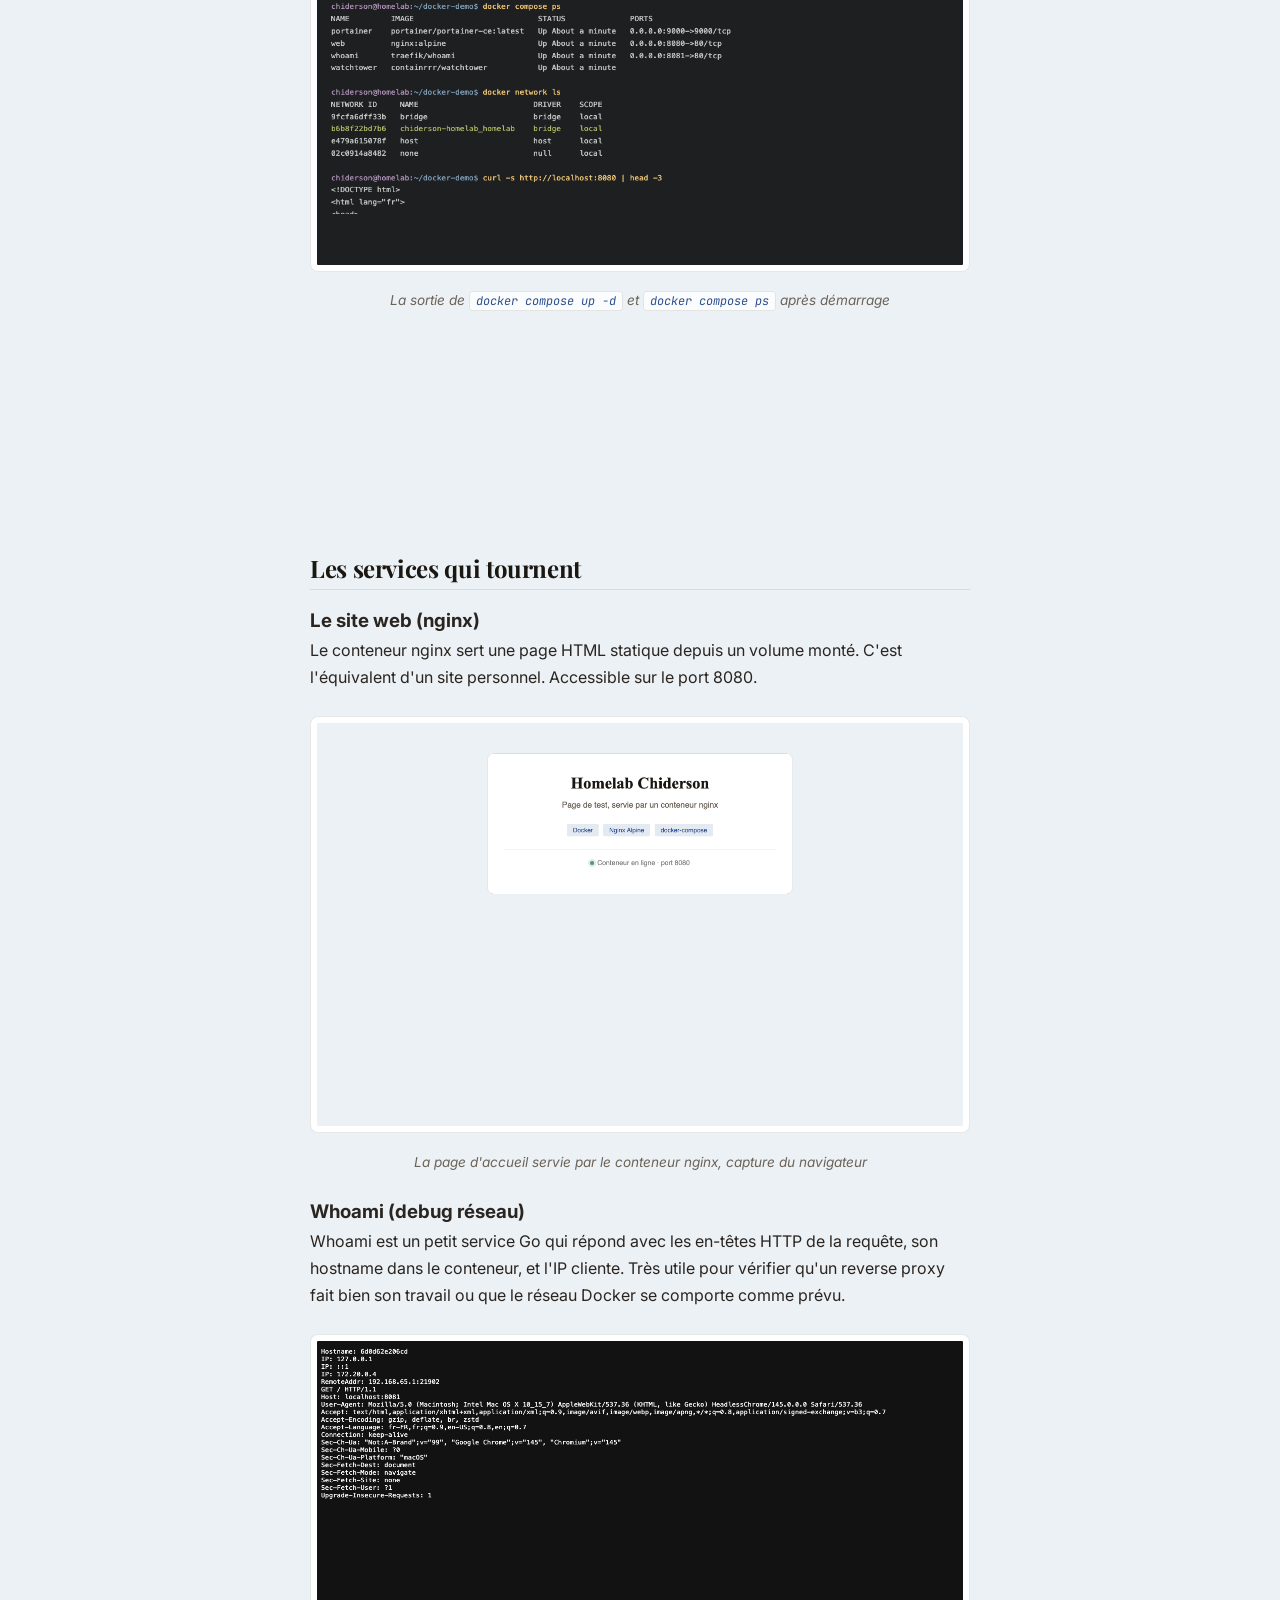
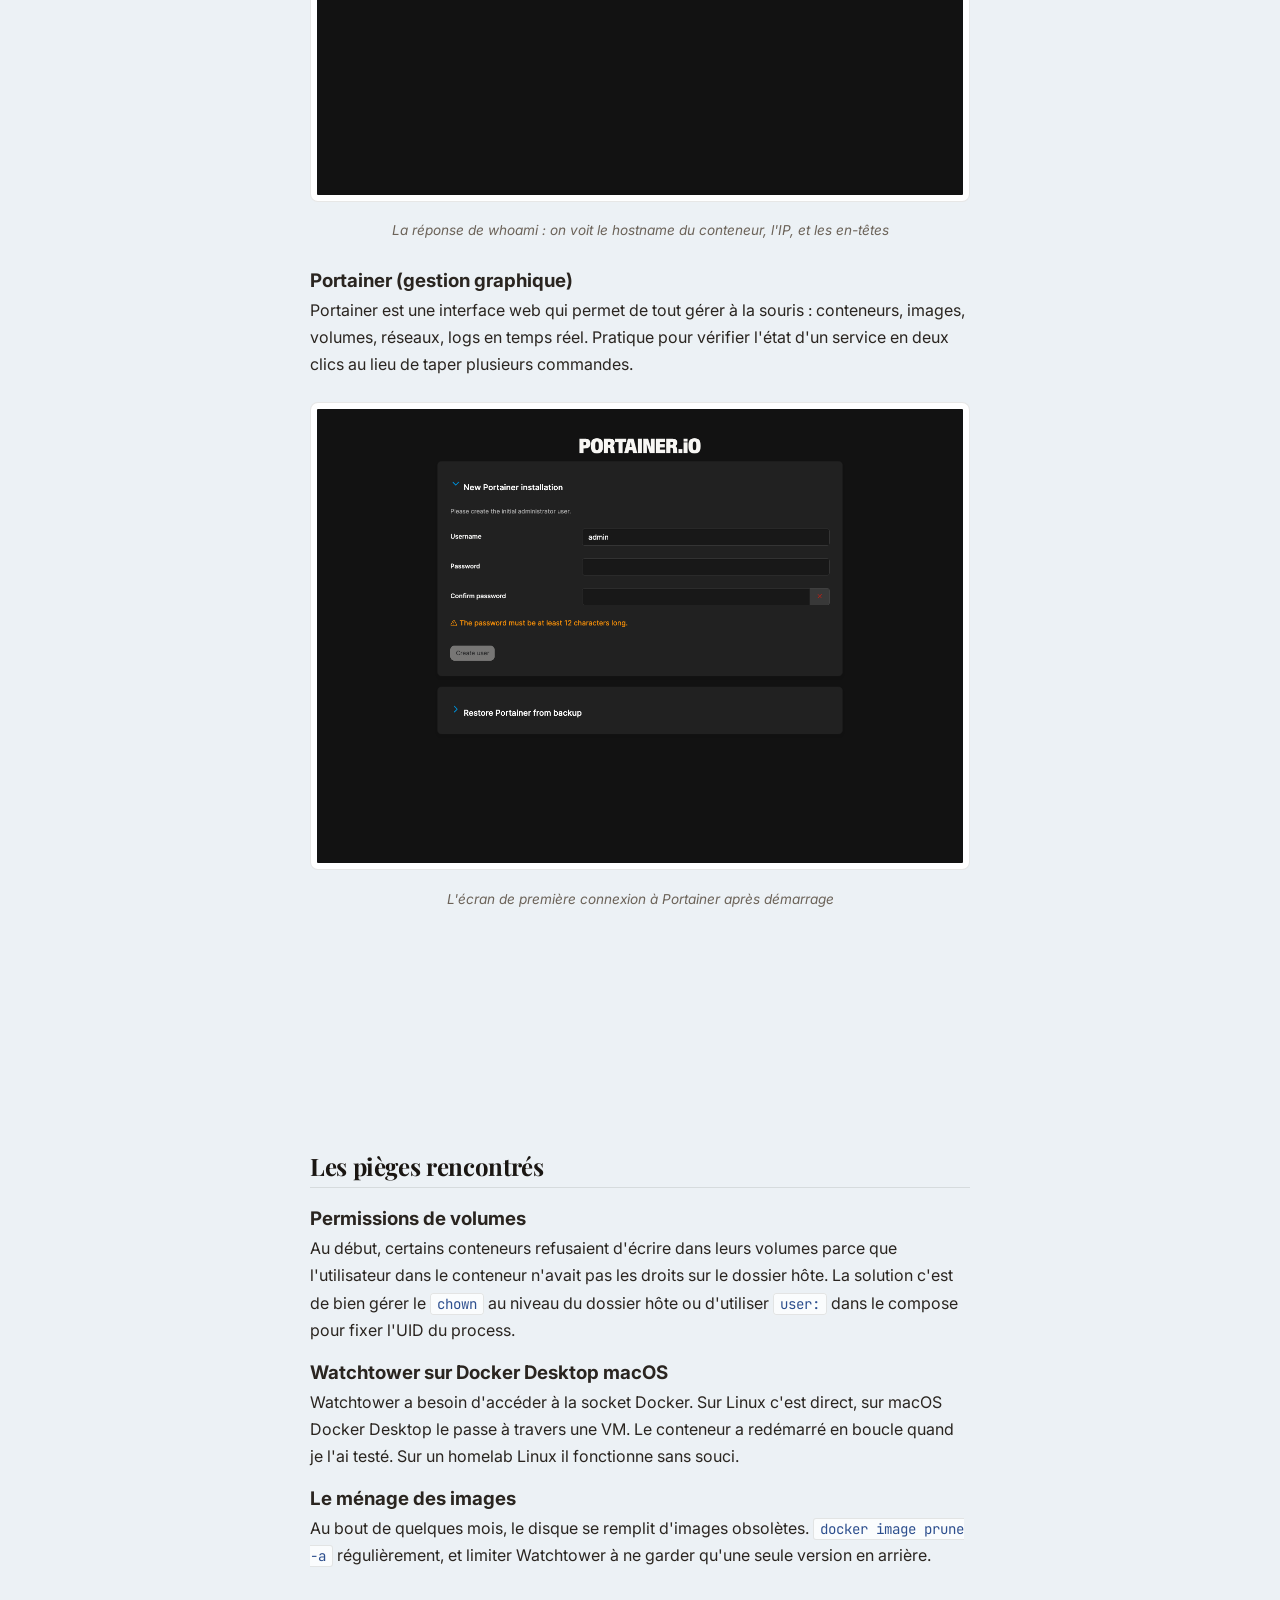
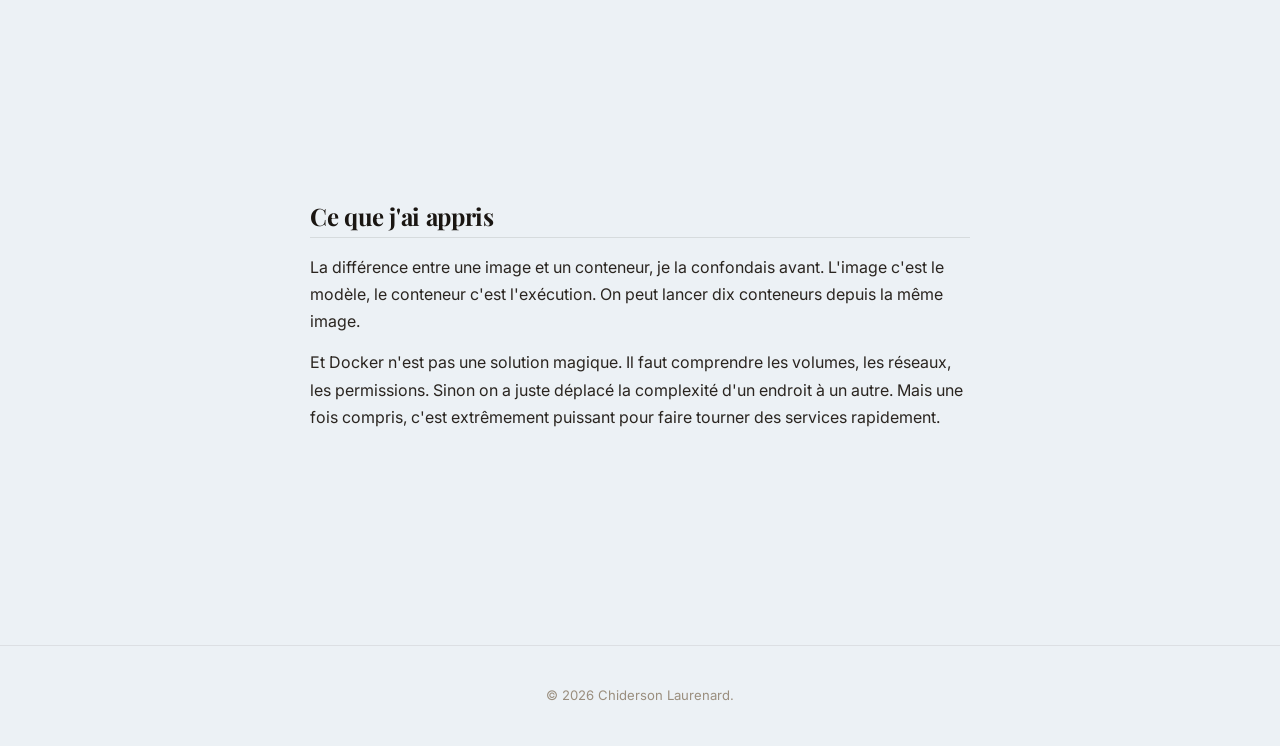
<file: docker.html>
<!DOCTYPE html>
<html lang="fr">
<head>
<meta charset="UTF-8">
<meta name="viewport" content="width=device-width, initial-scale=1.0">
<title>Conteneurisation Docker — Chiderson Laurenard</title>
<link href="https://fonts.googleapis.com/css2?family=Playfair+Display:wght@400;600;700&family=Inter:wght@400;500;600;700&family=JetBrains+Mono:wght@400;500&display=swap" rel="stylesheet">
<link rel="stylesheet" href="styles.css">
<link rel="stylesheet" href="projet.css">
</head>
<body>

<header>
  <span class="nom"></span>
  <button class="burger" onclick="document.querySelector('header nav').classList.toggle('open')">≡</button>
  <nav>
    <a href="index.html#apropos">Parcours</a>
    <a href="index.html#projets">Projets</a>
    <a href="index.html#veille">Veille</a>
    <a href="index.html#e5">E5</a>
    <a href="index.html#e6">E6</a>
    <a href="index.html#contact">Contact</a>
  </nav>
</header>


<article class="projet-page">

  <a href="index.html#projets" class="retour">← Retour aux projets</a>

  <div class="projet-tete">
    <div class="meta-projet">
      <span>Projet personnel · 2024 — en cours</span>
      <span>Homelab</span>
    </div>
    <h1>Conteneurisation des services du homelab</h1>
    <p class="sous-titre">
      Migration des services persos vers Docker, pilotés par docker-compose et accompagnés de Portainer pour la supervision.
    </p>
    <div class="techno-pills">
      <span>Docker 29</span>
      <span>docker-compose</span>
      <span>Portainer CE</span>
      <span>Nginx Alpine</span>
      <span>Watchtower</span>
    </div>
  </div>


  <section class="bloc-projet">
    <h2>Pourquoi conteneuriser</h2>
    <p>
      Sur mon homelab, je faisais tourner chaque service dans sa propre VM Proxmox. C'était propre mais lourd : chaque VM mange 1 à 2 Go de RAM rien que pour faire tourner Linux. Sur trois mini-PC j'arrivais à saturation au bout de douze services.
    </p>
    <p>
      Docker permet de faire tourner plusieurs services dans des conteneurs très légers (juste l'application et ses dépendances, pas un OS complet à chaque fois). Et c'est trivial à redéployer : un fichier <code>docker-compose.yml</code>, une commande, et tout repart à l'identique.
    </p>
  </section>


  <section class="bloc-projet">
    <h2>L'architecture</h2>
    <figure>
      <img src="img/docker/architecture.svg" alt="Architecture Docker du homelab">
      <figcaption>Architecture du déploiement : 4 conteneurs sur un réseau bridge dédié, exposés au PC hôte par les ports</figcaption>
    </figure>
    <p>
      Les quatre conteneurs partagent un réseau Docker dédié (<code>chiderson-homelab</code>) et sont exposés au PC hôte par des ports différents.
    </p>
  </section>


  <section class="bloc-projet">
    <h2>Le fichier docker-compose</h2>
    <p>
      Tout est dans un seul fichier que je versionne sur mon GitLab privé. Pour ajouter un service, je rajoute un bloc, je tape <code>docker compose up -d</code>, et c'est en ligne.
    </p>
<pre style="background:#1d1f21;color:#c5c8c6;padding:18px 20px;border-radius:8px;font-family:'JetBrains Mono',monospace;font-size:13px;line-height:1.55;overflow-x:auto;margin:18px 0;">
<span style="color:#b294bb">name</span>: chiderson-homelab

<span style="color:#b294bb">services</span>:

  <span style="color:#81a2be">portainer</span>:
    <span style="color:#b294bb">image</span>: portainer/portainer-ce:latest
    <span style="color:#b294bb">restart</span>: unless-stopped
    <span style="color:#b294bb">ports</span>: [<span style="color:#b5bd68">"9000:9000"</span>]
    <span style="color:#b294bb">volumes</span>:
      - /var/run/docker.sock:/var/run/docker.sock
      - portainer_data:/data
    <span style="color:#b294bb">networks</span>: [homelab]

  <span style="color:#81a2be">web</span>:
    <span style="color:#b294bb">image</span>: nginx:alpine
    <span style="color:#b294bb">ports</span>: [<span style="color:#b5bd68">"8080:80"</span>]
    <span style="color:#b294bb">volumes</span>: [<span style="color:#b5bd68">"./html:/usr/share/nginx/html:ro"</span>]
    <span style="color:#b294bb">networks</span>: [homelab]

  <span style="color:#81a2be">whoami</span>:
    <span style="color:#b294bb">image</span>: traefik/whoami
    <span style="color:#b294bb">ports</span>: [<span style="color:#b5bd68">"8081:80"</span>]
    <span style="color:#b294bb">networks</span>: [homelab]

  <span style="color:#81a2be">watchtower</span>:
    <span style="color:#b294bb">image</span>: containrrr/watchtower
    <span style="color:#b294bb">volumes</span>: [<span style="color:#b5bd68">"/var/run/docker.sock:/var/run/docker.sock"</span>]
    <span style="color:#b294bb">networks</span>: [homelab]
</pre>
    <p>
      Chaque service expose son port, monte ses volumes éventuels, et rejoint le réseau commun. Watchtower est branché sur la socket Docker pour pouvoir mettre à jour automatiquement les autres conteneurs.
    </p>
  </section>


  <section class="bloc-projet">
    <h2>Le déploiement</h2>
    <p>
      J'ai pris cette stack en exemple pour ce dossier : je l'ai vraiment fait tourner, voici les preuves de ce que ça donne en console.
    </p>
    <figure>
      <img src="img/docker/04-console.png" alt="Sortie console docker compose">
      <figcaption>La sortie de <code>docker compose up -d</code> et <code>docker compose ps</code> après démarrage</figcaption>
    </figure>
  </section>


  <section class="bloc-projet">
    <h2>Les services qui tournent</h2>
    <h3>Le site web (nginx)</h3>
    <p>
      Le conteneur nginx sert une page HTML statique depuis un volume monté. C'est l'équivalent d'un site personnel. Accessible sur le port 8080.
    </p>
    <figure>
      <img src="img/docker/01-nginx.png" alt="Page servie par nginx">
      <figcaption>La page d'accueil servie par le conteneur nginx, capture du navigateur</figcaption>
    </figure>

    <h3>Whoami (debug réseau)</h3>
    <p>
      Whoami est un petit service Go qui répond avec les en-têtes HTTP de la requête, son hostname dans le conteneur, et l'IP cliente. Très utile pour vérifier qu'un reverse proxy fait bien son travail ou que le réseau Docker se comporte comme prévu.
    </p>
    <figure>
      <img src="img/docker/02-whoami.png" alt="Réponse de whoami">
      <figcaption>La réponse de whoami : on voit le hostname du conteneur, l'IP, et les en-têtes</figcaption>
    </figure>

    <h3>Portainer (gestion graphique)</h3>
    <p>
      Portainer est une interface web qui permet de tout gérer à la souris : conteneurs, images, volumes, réseaux, logs en temps réel. Pratique pour vérifier l'état d'un service en deux clics au lieu de taper plusieurs commandes.
    </p>
    <figure>
      <img src="img/docker/03-portainer.png" alt="Interface Portainer">
      <figcaption>L'écran de première connexion à Portainer après démarrage</figcaption>
    </figure>
  </section>


  <section class="bloc-projet">
    <h2>Les pièges rencontrés</h2>
    <h3>Permissions de volumes</h3>
    <p>
      Au début, certains conteneurs refusaient d'écrire dans leurs volumes parce que l'utilisateur dans le conteneur n'avait pas les droits sur le dossier hôte. La solution c'est de bien gérer le <code>chown</code> au niveau du dossier hôte ou d'utiliser <code>user:</code> dans le compose pour fixer l'UID du process.
    </p>
    <h3>Watchtower sur Docker Desktop macOS</h3>
    <p>
      Watchtower a besoin d'accéder à la socket Docker. Sur Linux c'est direct, sur macOS Docker Desktop le passe à travers une VM. Le conteneur a redémarré en boucle quand je l'ai testé. Sur un homelab Linux il fonctionne sans souci.
    </p>
    <h3>Le ménage des images</h3>
    <p>
      Au bout de quelques mois, le disque se remplit d'images obsolètes. <code>docker image prune -a</code> régulièrement, et limiter Watchtower à ne garder qu'une seule version en arrière.
    </p>
  </section>


  <section class="bloc-projet">
    <h2>Ce que j'ai appris</h2>
    <p>
      La différence entre une image et un conteneur, je la confondais avant. L'image c'est le modèle, le conteneur c'est l'exécution. On peut lancer dix conteneurs depuis la même image.
    </p>
    <p>
      Et Docker n'est pas une solution magique. Il faut comprendre les volumes, les réseaux, les permissions. Sinon on a juste déplacé la complexité d'un endroit à un autre. Mais une fois compris, c'est extrêmement puissant pour faire tourner des services rapidement.
    </p>
  </section>

</article>


<footer>
  <p class="copy">© 2026 Chiderson Laurenard.</p>
</footer>

<script src="script.js"></script>
</body>
</html>
</file>
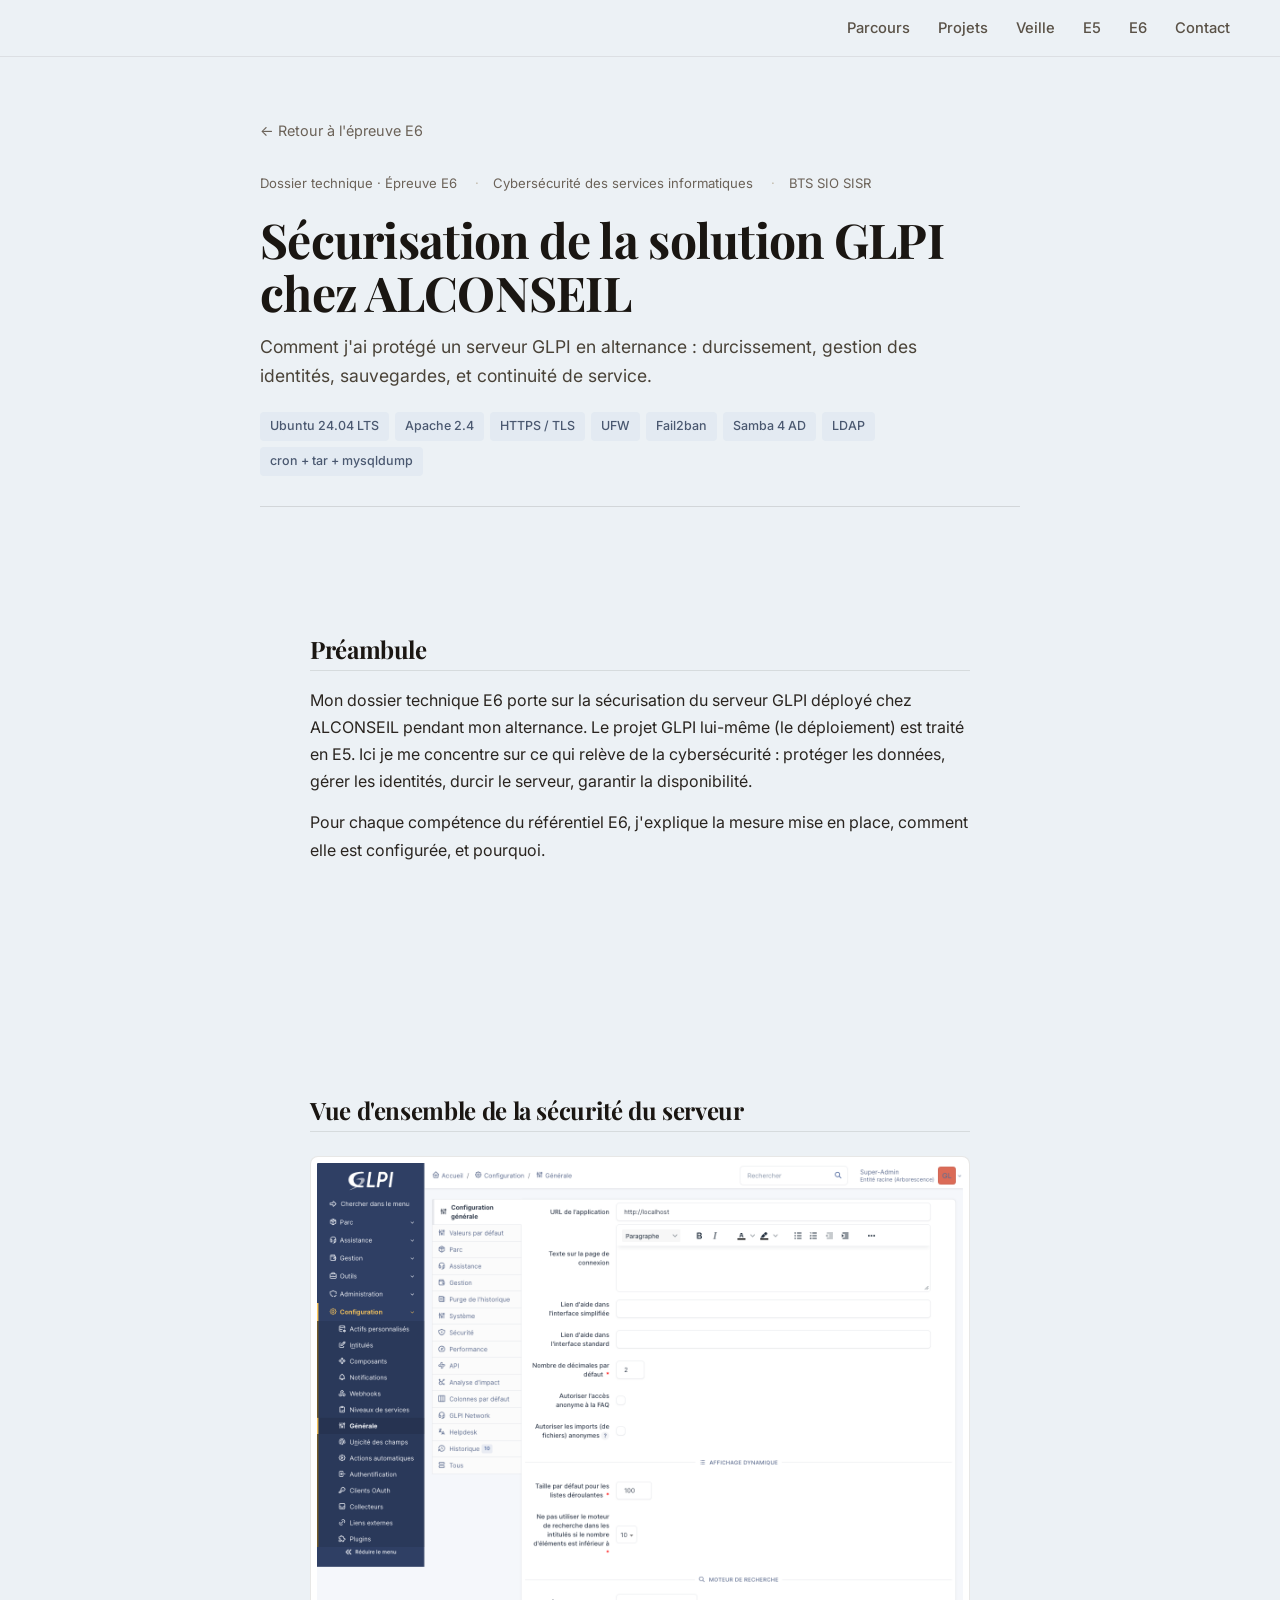
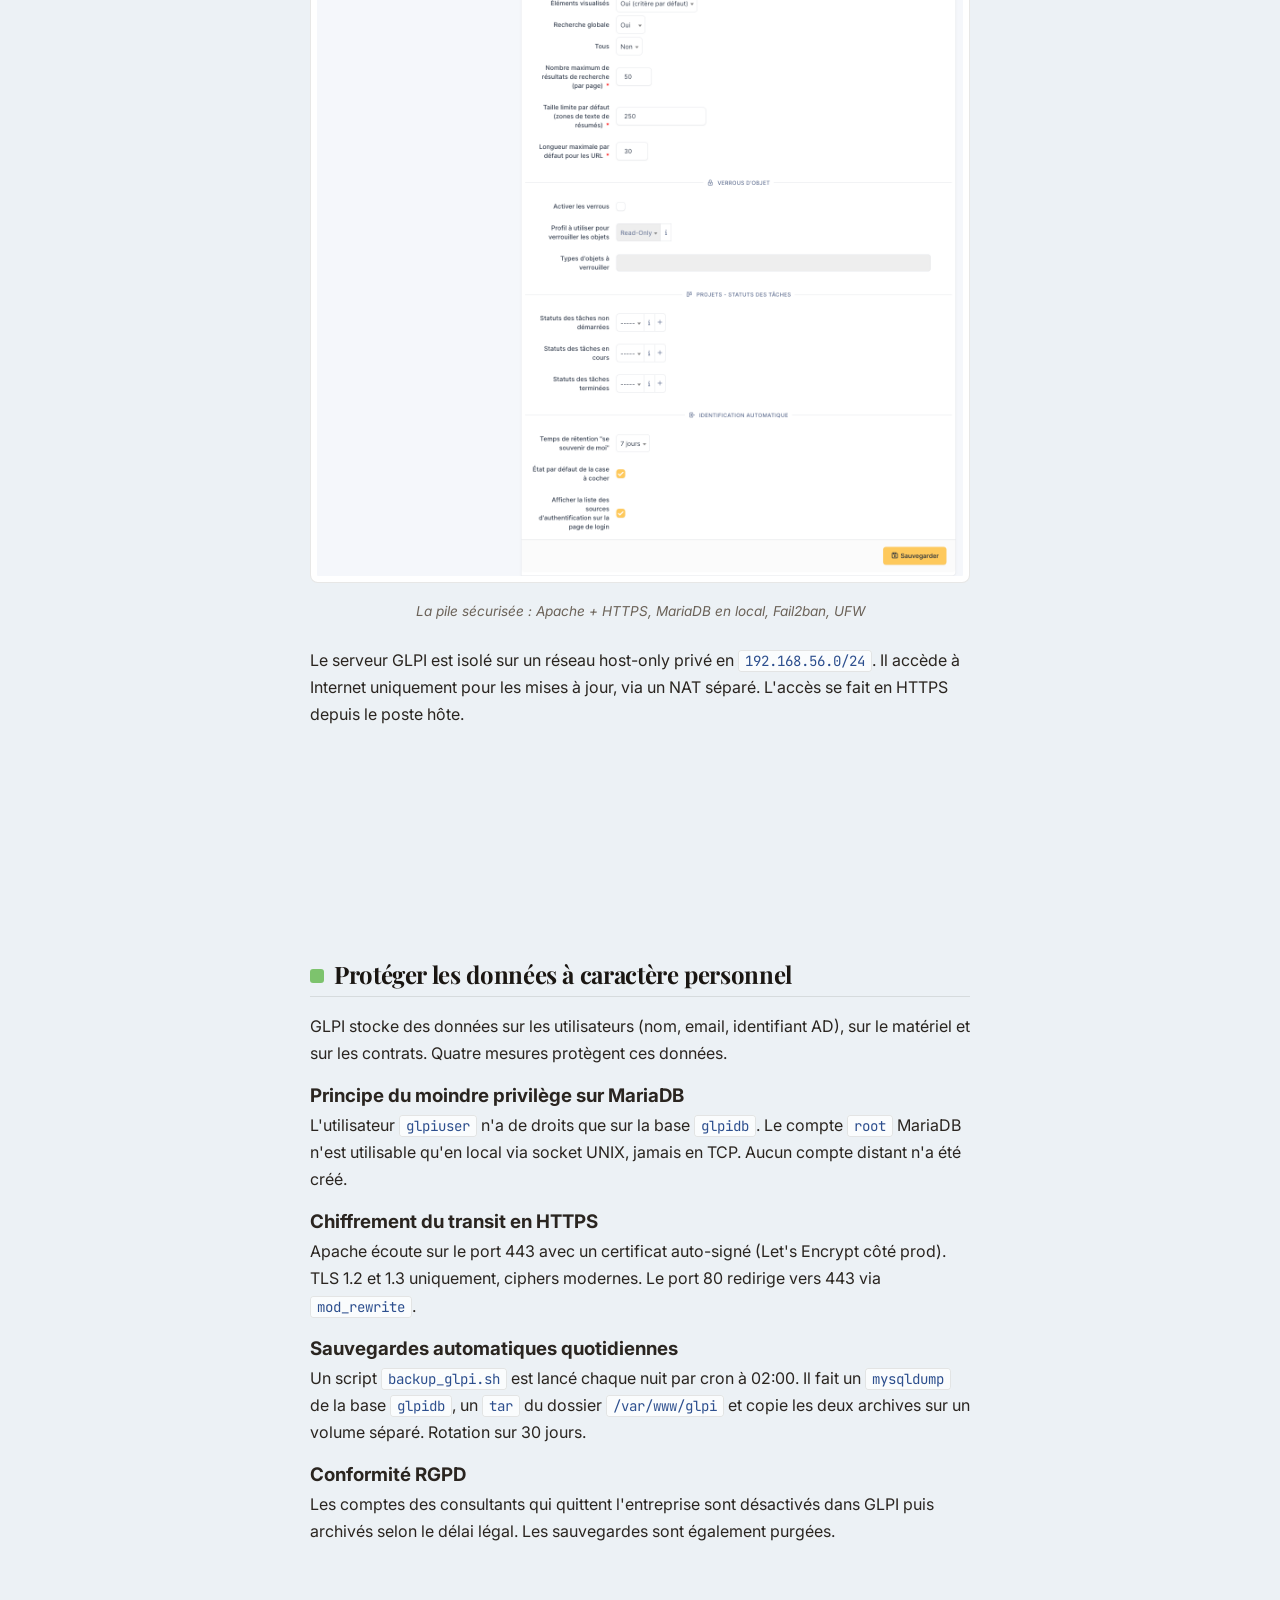
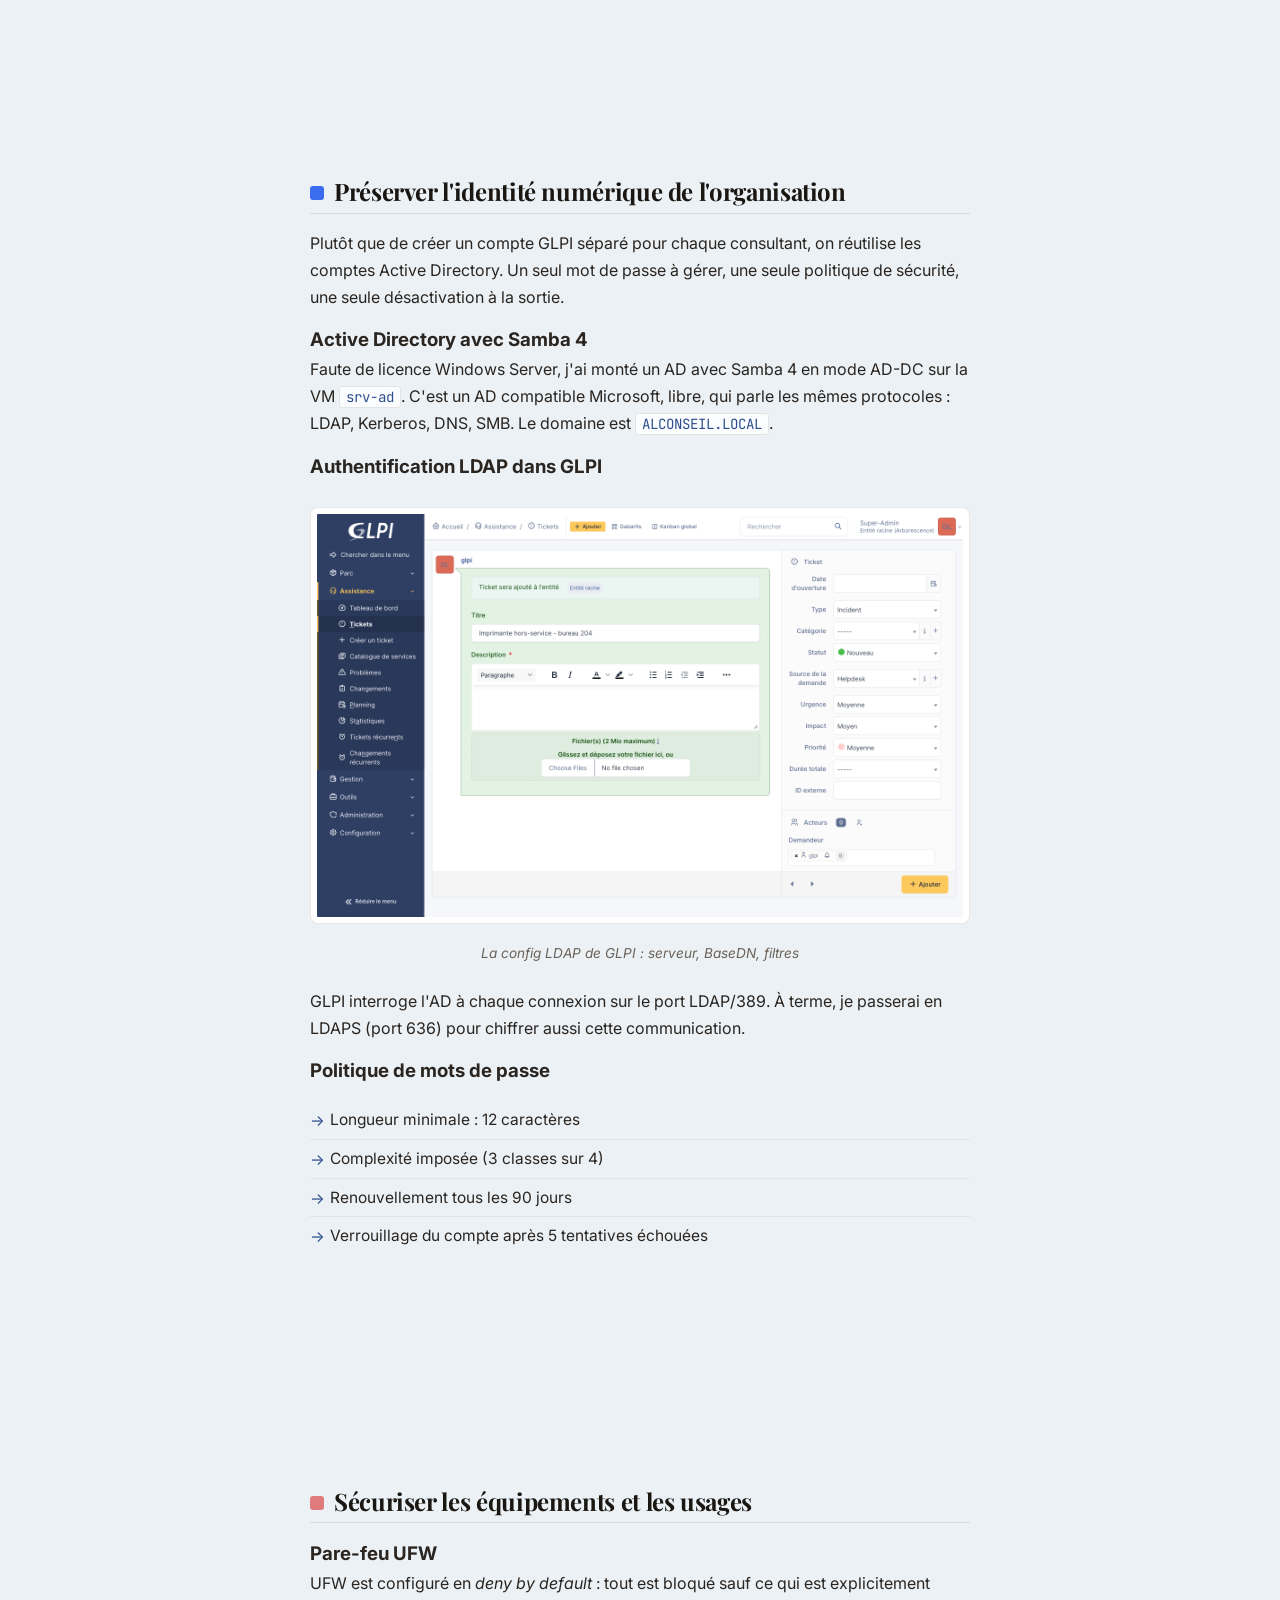
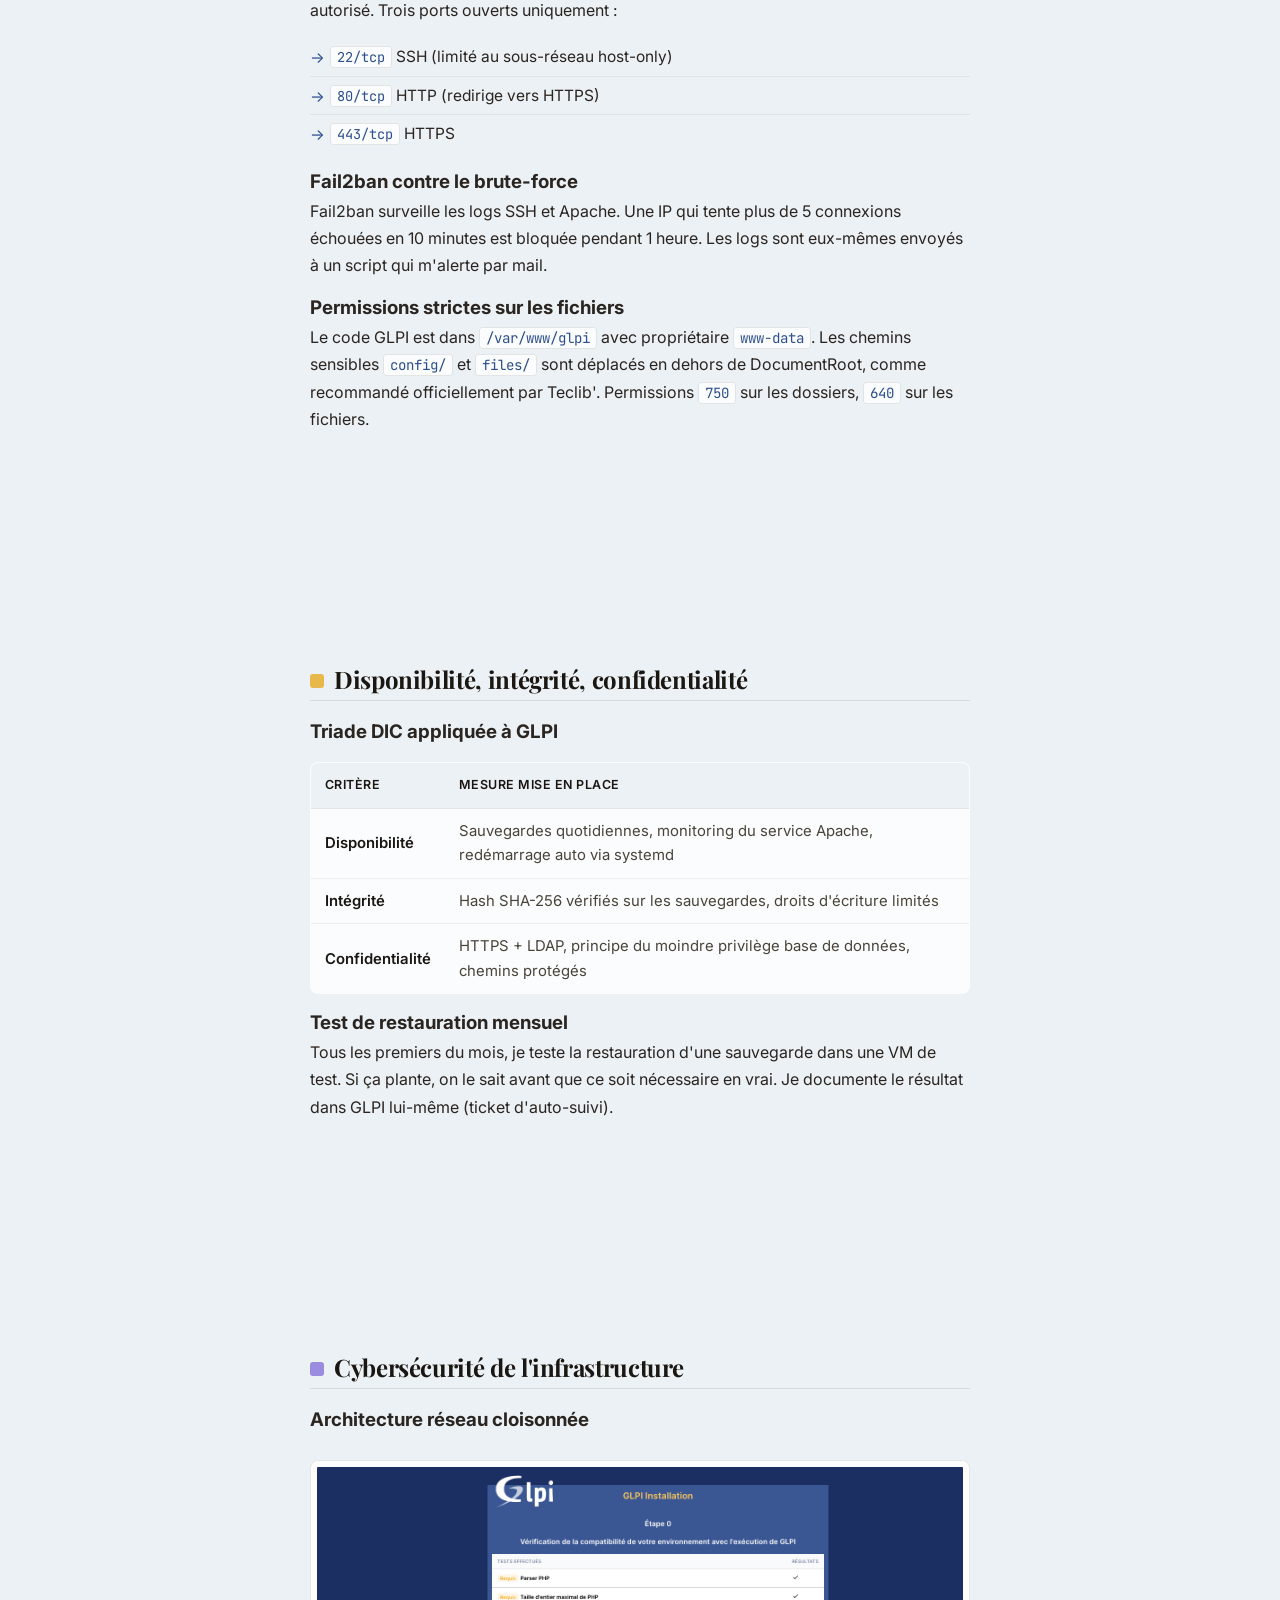
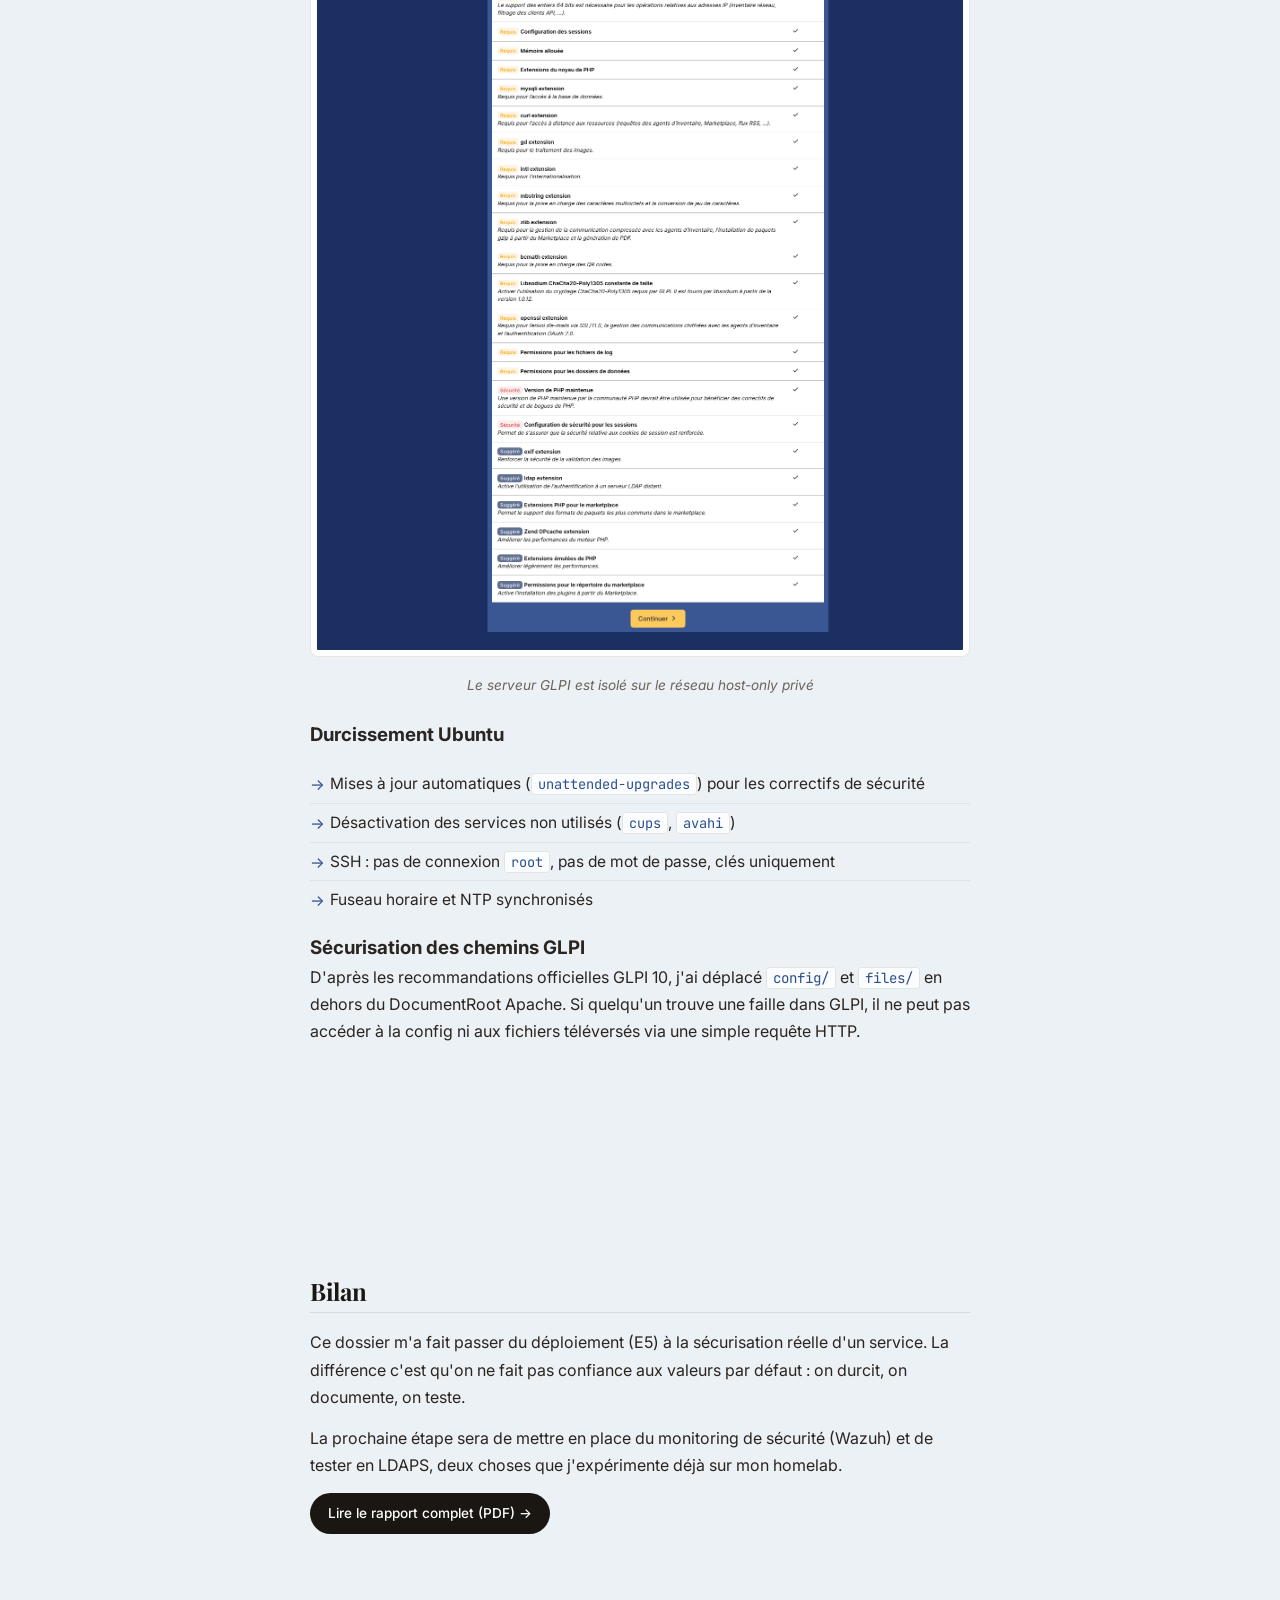
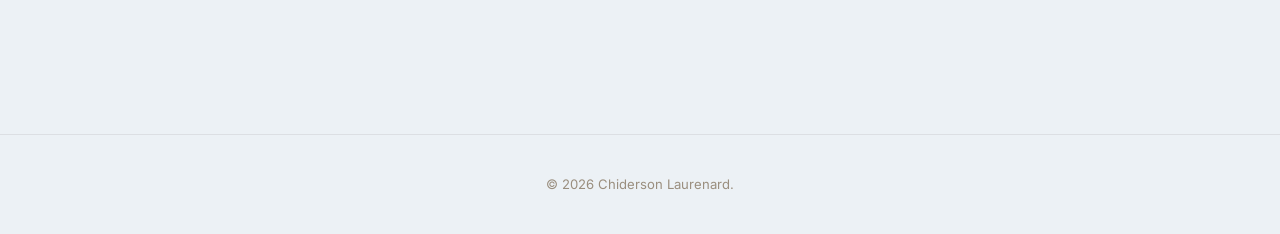
<file: e6.html>
<!DOCTYPE html>
<html lang="fr">
<head>
<meta charset="UTF-8">
<meta name="viewport" content="width=device-width, initial-scale=1.0">
<title>Dossier technique E6 — GLPI chez ALCONSEIL</title>
<link href="https://fonts.googleapis.com/css2?family=Playfair+Display:wght@400;600;700&family=Inter:wght@400;500;600;700&family=JetBrains+Mono:wght@400;500&display=swap" rel="stylesheet">
<link rel="stylesheet" href="styles.css">
<link rel="stylesheet" href="projet.css">
</head>
<body>

<header>
  <span class="nom"></span>
  <button class="burger" onclick="document.querySelector('header nav').classList.toggle('open')">≡</button>
  <nav>
    <a href="index.html#apropos">Parcours</a>
    <a href="index.html#projets">Projets</a>
    <a href="index.html#veille">Veille</a>
    <a href="index.html#e5">E5</a>
    <a href="index.html#e6">E6</a>
    <a href="index.html#contact">Contact</a>
  </nav>
</header>


<article class="projet-page">

  <a href="index.html#e6" class="retour">← Retour à l'épreuve E6</a>

  <div class="projet-tete">
    <div class="meta-projet">
      <span>Dossier technique · Épreuve E6</span>
      <span>Cybersécurité des services informatiques</span>
      <span>BTS SIO SISR</span>
    </div>
    <h1>Sécurisation de la solution GLPI chez ALCONSEIL</h1>
    <p class="sous-titre">
      Comment j'ai protégé un serveur GLPI en alternance : durcissement, gestion des identités, sauvegardes, et continuité de service.
    </p>
    <div class="techno-pills">
      <span>Ubuntu 24.04 LTS</span>
      <span>Apache 2.4</span>
      <span>HTTPS / TLS</span>
      <span>UFW</span>
      <span>Fail2ban</span>
      <span>Samba 4 AD</span>
      <span>LDAP</span>
      <span>cron + tar + mysqldump</span>
    </div>
  </div>


  <section class="bloc-projet">
    <h2>Préambule</h2>
    <p>
      Mon dossier technique E6 porte sur la sécurisation du serveur GLPI déployé chez ALCONSEIL pendant mon alternance. Le projet GLPI lui-même (le déploiement) est traité en E5. Ici je me concentre sur ce qui relève de la cybersécurité : protéger les données, gérer les identités, durcir le serveur, garantir la disponibilité.
    </p>
    <p>
      Pour chaque compétence du référentiel E6, j'explique la mesure mise en place, comment elle est configurée, et pourquoi.
    </p>
  </section>


  <section class="bloc-projet">
    <h2>Vue d'ensemble de la sécurité du serveur</h2>
    <figure>
      <img src="img/glpi-033.png" alt="Pile applicative LAMP + GLPI">
      <figcaption>La pile sécurisée : Apache + HTTPS, MariaDB en local, Fail2ban, UFW</figcaption>
    </figure>
    <p>
      Le serveur GLPI est isolé sur un réseau host-only privé en <code>192.168.56.0/24</code>. Il accède à Internet uniquement pour les mises à jour, via un NAT séparé. L'accès se fait en HTTPS depuis le poste hôte.
    </p>
  </section>


  <section class="bloc-projet">
    <h2><span class="puce-comp" style="background:#7dc36d"></span>Protéger les données à caractère personnel</h2>
    <p>
      GLPI stocke des données sur les utilisateurs (nom, email, identifiant AD), sur le matériel et sur les contrats. Quatre mesures protègent ces données.
    </p>
    <h3>Principe du moindre privilège sur MariaDB</h3>
    <p>
      L'utilisateur <code>glpiuser</code> n'a de droits que sur la base <code>glpidb</code>. Le compte <code>root</code> MariaDB n'est utilisable qu'en local via socket UNIX, jamais en TCP. Aucun compte distant n'a été créé.
    </p>
    <h3>Chiffrement du transit en HTTPS</h3>
    <p>
      Apache écoute sur le port 443 avec un certificat auto-signé (Let's Encrypt côté prod). TLS 1.2 et 1.3 uniquement, ciphers modernes. Le port 80 redirige vers 443 via <code>mod_rewrite</code>.
    </p>
    <h3>Sauvegardes automatiques quotidiennes</h3>
    <p>
      Un script <code>backup_glpi.sh</code> est lancé chaque nuit par cron à 02:00. Il fait un <code>mysqldump</code> de la base <code>glpidb</code>, un <code>tar</code> du dossier <code>/var/www/glpi</code> et copie les deux archives sur un volume séparé. Rotation sur 30 jours.
    </p>
    <h3>Conformité RGPD</h3>
    <p>
      Les comptes des consultants qui quittent l'entreprise sont désactivés dans GLPI puis archivés selon le délai légal. Les sauvegardes sont également purgées.
    </p>
  </section>


  <section class="bloc-projet">
    <h2><span class="puce-comp" style="background:#3b6cf0"></span>Préserver l'identité numérique de l'organisation</h2>
    <p>
      Plutôt que de créer un compte GLPI séparé pour chaque consultant, on réutilise les comptes Active Directory. Un seul mot de passe à gérer, une seule politique de sécurité, une seule désactivation à la sortie.
    </p>
    <h3>Active Directory avec Samba 4</h3>
    <p>
      Faute de licence Windows Server, j'ai monté un AD avec Samba 4 en mode AD-DC sur la VM <code>srv-ad</code>. C'est un AD compatible Microsoft, libre, qui parle les mêmes protocoles : LDAP, Kerberos, DNS, SMB. Le domaine est <code>ALCONSEIL.LOCAL</code>.
    </p>
    <h3>Authentification LDAP dans GLPI</h3>
    <figure>
      <img src="img/glpi-029.png" alt="Configuration LDAP de GLPI">
      <figcaption>La config LDAP de GLPI : serveur, BaseDN, filtres</figcaption>
    </figure>
    <p>
      GLPI interroge l'AD à chaque connexion sur le port LDAP/389. À terme, je passerai en LDAPS (port 636) pour chiffrer aussi cette communication.
    </p>
    <h3>Politique de mots de passe</h3>
    <ul class="puces">
      <li>Longueur minimale : 12 caractères</li>
      <li>Complexité imposée (3 classes sur 4)</li>
      <li>Renouvellement tous les 90 jours</li>
      <li>Verrouillage du compte après 5 tentatives échouées</li>
    </ul>
  </section>


  <section class="bloc-projet">
    <h2><span class="puce-comp" style="background:#e07b7b"></span>Sécuriser les équipements et les usages</h2>
    <h3>Pare-feu UFW</h3>
    <p>
      UFW est configuré en <i>deny by default</i> : tout est bloqué sauf ce qui est explicitement autorisé. Trois ports ouverts uniquement :
    </p>
    <ul class="puces">
      <li><code>22/tcp</code> SSH (limité au sous-réseau host-only)</li>
      <li><code>80/tcp</code> HTTP (redirige vers HTTPS)</li>
      <li><code>443/tcp</code> HTTPS</li>
    </ul>
    <h3>Fail2ban contre le brute-force</h3>
    <p>
      Fail2ban surveille les logs SSH et Apache. Une IP qui tente plus de 5 connexions échouées en 10 minutes est bloquée pendant 1 heure. Les logs sont eux-mêmes envoyés à un script qui m'alerte par mail.
    </p>
    <h3>Permissions strictes sur les fichiers</h3>
    <p>
      Le code GLPI est dans <code>/var/www/glpi</code> avec propriétaire <code>www-data</code>. Les chemins sensibles <code>config/</code> et <code>files/</code> sont déplacés en dehors de DocumentRoot, comme recommandé officiellement par Teclib'. Permissions <code>750</code> sur les dossiers, <code>640</code> sur les fichiers.
    </p>
  </section>


  <section class="bloc-projet">
    <h2><span class="puce-comp" style="background:#e8b94a"></span>Disponibilité, intégrité, confidentialité</h2>
    <h3>Triade DIC appliquée à GLPI</h3>
    <table class="compa">
      <thead>
        <tr><th>Critère</th><th>Mesure mise en place</th></tr>
      </thead>
      <tbody>
        <tr><td><b>Disponibilité</b></td><td>Sauvegardes quotidiennes, monitoring du service Apache, redémarrage auto via systemd</td></tr>
        <tr><td><b>Intégrité</b></td><td>Hash SHA-256 vérifiés sur les sauvegardes, droits d'écriture limités</td></tr>
        <tr><td><b>Confidentialité</b></td><td>HTTPS + LDAP, principe du moindre privilège base de données, chemins protégés</td></tr>
      </tbody>
    </table>
    <h3>Test de restauration mensuel</h3>
    <p>
      Tous les premiers du mois, je teste la restauration d'une sauvegarde dans une VM de test. Si ça plante, on le sait avant que ce soit nécessaire en vrai. Je documente le résultat dans GLPI lui-même (ticket d'auto-suivi).
    </p>
  </section>


  <section class="bloc-projet">
    <h2><span class="puce-comp" style="background:#9b8be0"></span>Cybersécurité de l'infrastructure</h2>
    <h3>Architecture réseau cloisonnée</h3>
    <figure>
      <img src="img/glpi-011.png" alt="Architecture réseau du laboratoire">
      <figcaption>Le serveur GLPI est isolé sur le réseau host-only privé</figcaption>
    </figure>
    <h3>Durcissement Ubuntu</h3>
    <ul class="puces">
      <li>Mises à jour automatiques (<code>unattended-upgrades</code>) pour les correctifs de sécurité</li>
      <li>Désactivation des services non utilisés (<code>cups</code>, <code>avahi</code>)</li>
      <li>SSH : pas de connexion <code>root</code>, pas de mot de passe, clés uniquement</li>
      <li>Fuseau horaire et NTP synchronisés</li>
    </ul>
    <h3>Sécurisation des chemins GLPI</h3>
    <p>
      D'après les recommandations officielles GLPI 10, j'ai déplacé <code>config/</code> et <code>files/</code> en dehors du DocumentRoot Apache. Si quelqu'un trouve une faille dans GLPI, il ne peut pas accéder à la config ni aux fichiers téléversés via une simple requête HTTP.
    </p>
  </section>


  <section class="bloc-projet">
    <h2>Bilan</h2>
    <p>
      Ce dossier m'a fait passer du déploiement (E5) à la sécurisation réelle d'un service. La différence c'est qu'on ne fait pas confiance aux valeurs par défaut : on durcit, on documente, on teste.
    </p>
    <p>
      La prochaine étape sera de mettre en place du monitoring de sécurité (Wazuh) et de tester en LDAPS, deux choses que j'expérimente déjà sur mon homelab.
    </p>
    <a class="voir-projet" href="Rapport_GLPI.pdf" target="_blank">Lire le rapport complet (PDF) →</a>
  </section>

</article>


<footer>
  <p class="copy">© 2026 Chiderson Laurenard.</p>
</footer>

<script src="script.js"></script>
</body>
</html>
</file>
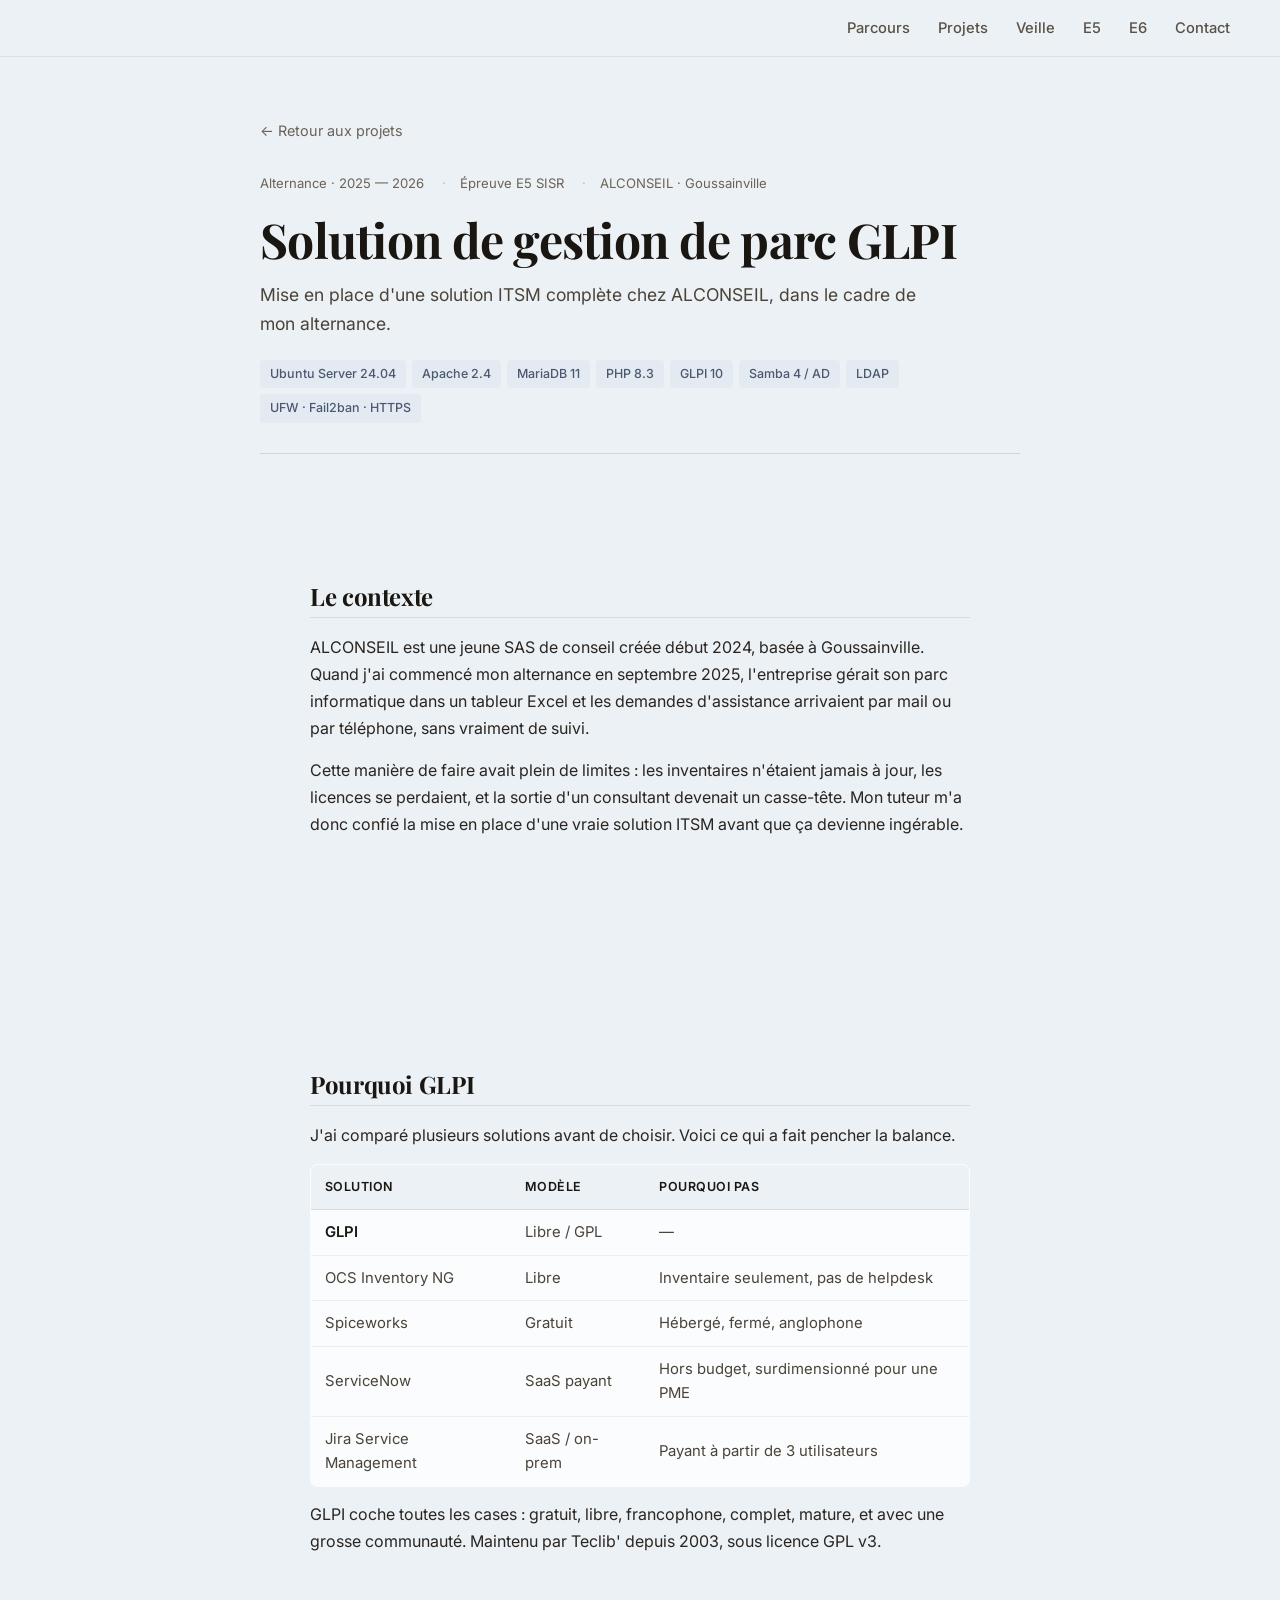
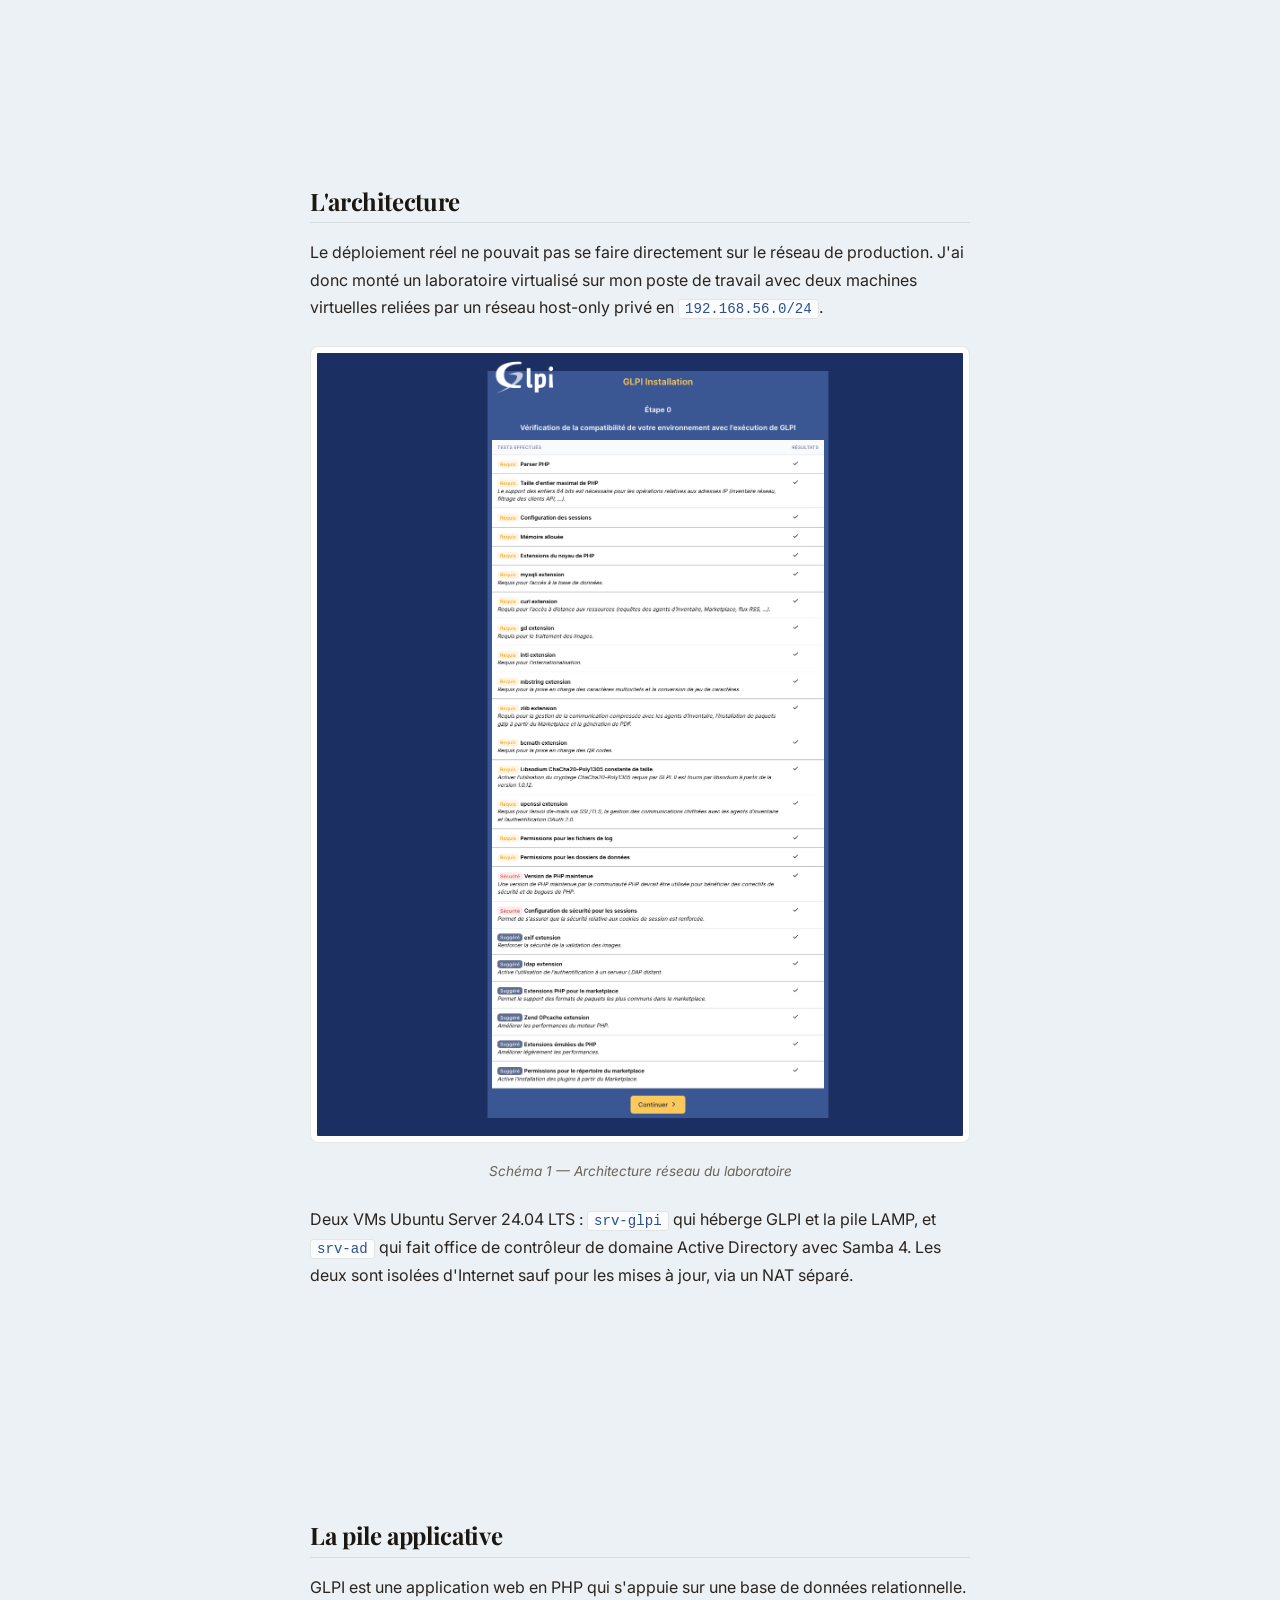
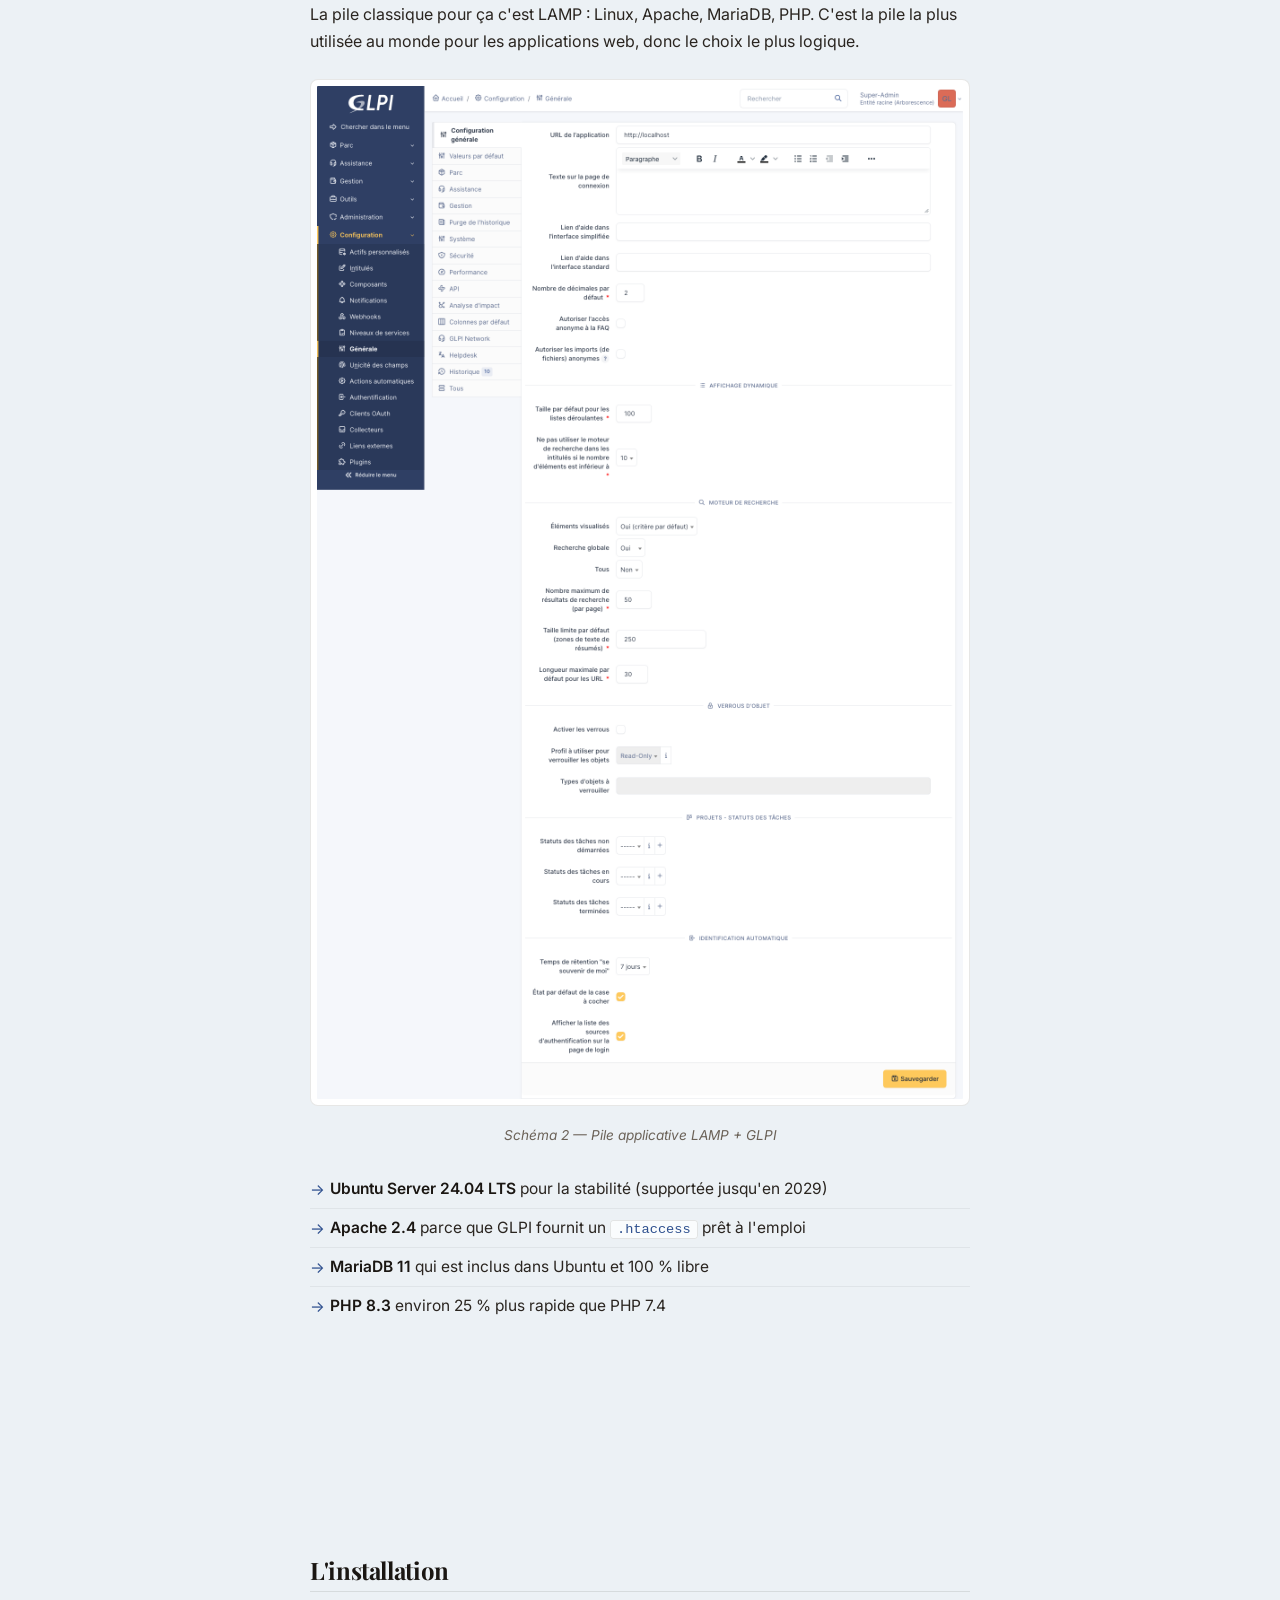
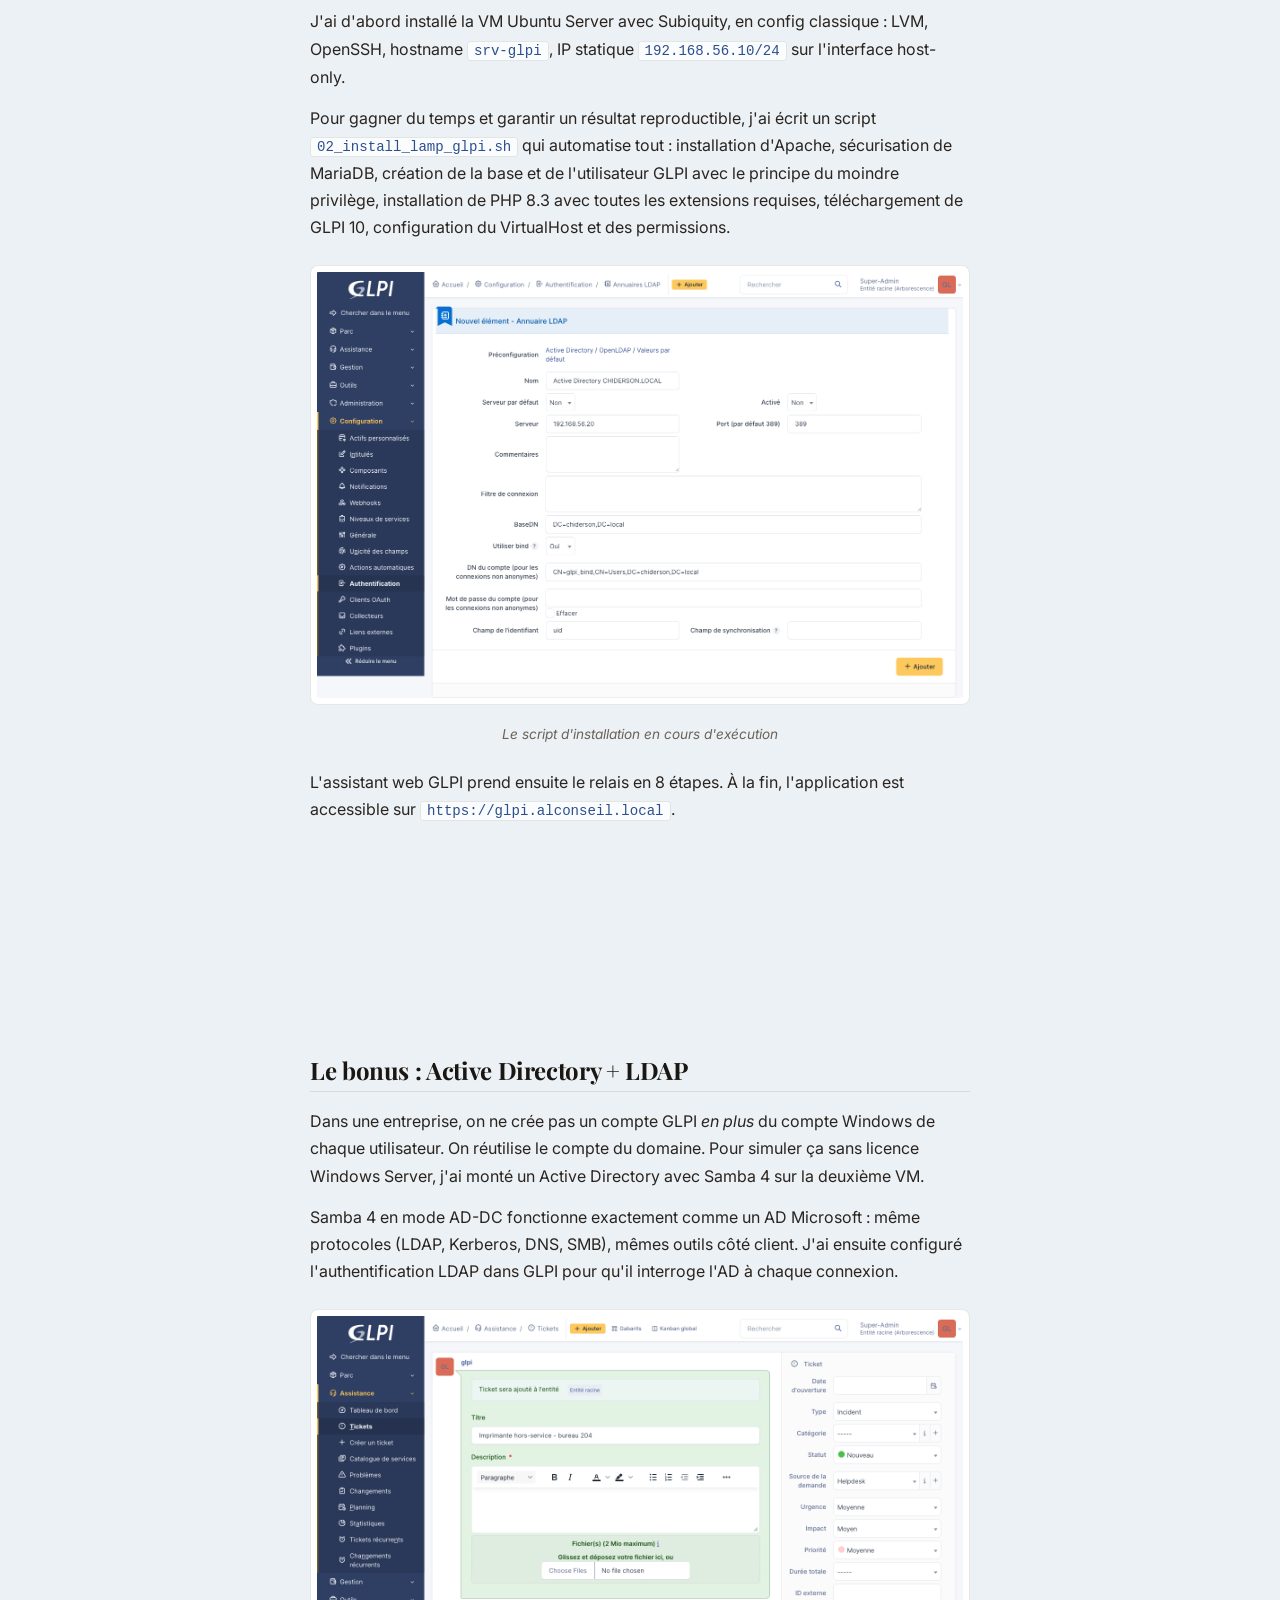
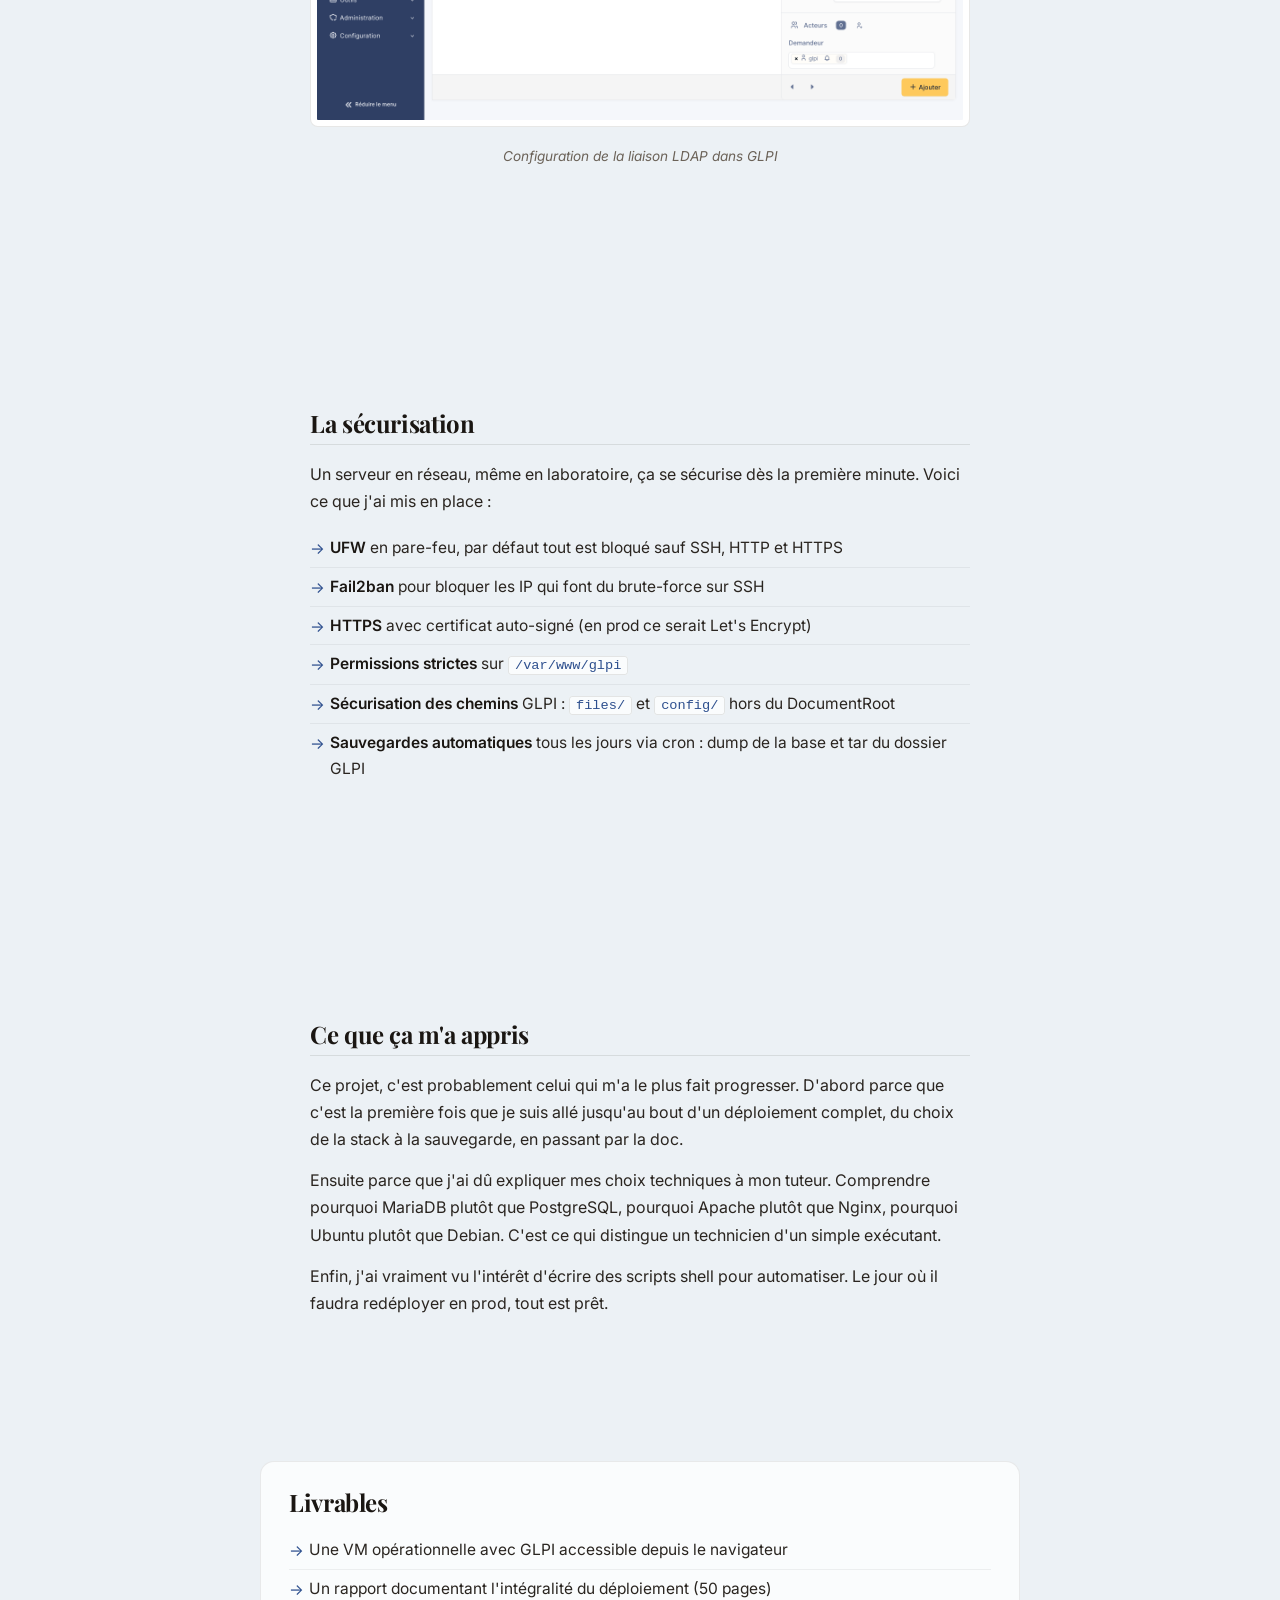
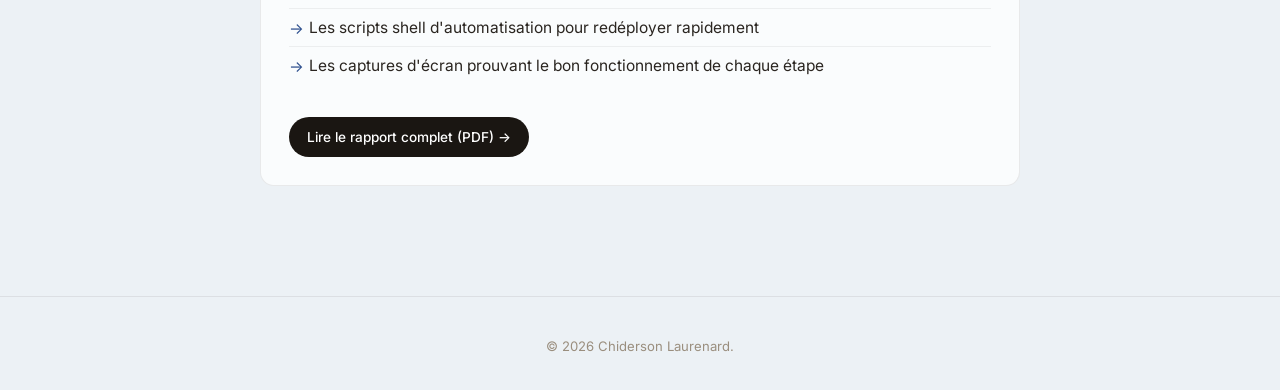
<file: glpi.html>
<!DOCTYPE html>
<html lang="fr">
<head>
<meta charset="UTF-8">
<meta name="viewport" content="width=device-width, initial-scale=1.0">
<title>Projet GLPI chez ALCONSEIL — Chiderson Laurenard</title>
<link href="https://fonts.googleapis.com/css2?family=Playfair+Display:wght@400;600;700&family=Inter:wght@400;500;600;700&display=swap" rel="stylesheet">
<link rel="stylesheet" href="styles.css">
<link rel="stylesheet" href="projet.css">
</head>
<body>

<header>
  <span class="nom"></span>
  <button class="burger" onclick="document.querySelector('header nav').classList.toggle('open')">≡</button>
  <nav>
    <a href="index.html#apropos">Parcours</a>
    <a href="index.html#projets">Projets</a>
    <a href="index.html#veille">Veille</a>
    <a href="index.html#e5">E5</a>
    <a href="index.html#e6">E6</a>
    <a href="index.html#contact">Contact</a>
  </nav>
</header>


<article class="projet-page">

  <a href="index.html#projets" class="retour">← Retour aux projets</a>

  <div class="projet-tete">
    <div class="meta-projet">
      <span>Alternance · 2025 — 2026</span>
      <span>Épreuve E5 SISR</span>
      <span>ALCONSEIL · Goussainville</span>
    </div>
    <h1>Solution de gestion de parc GLPI</h1>
    <p class="sous-titre">
      Mise en place d'une solution ITSM complète chez ALCONSEIL, dans
      le cadre de mon alternance.
    </p>
    <div class="techno-pills">
      <span>Ubuntu Server 24.04</span>
      <span>Apache 2.4</span>
      <span>MariaDB 11</span>
      <span>PHP 8.3</span>
      <span>GLPI 10</span>
      <span>Samba 4 / AD</span>
      <span>LDAP</span>
      <span>UFW · Fail2ban · HTTPS</span>
    </div>
  </div>


  <section class="bloc-projet">
    <h2>Le contexte</h2>
    <p>
      ALCONSEIL est une jeune SAS de conseil créée début 2024, basée à
      Goussainville. Quand j'ai commencé mon alternance en septembre 2025,
      l'entreprise gérait son parc informatique dans un tableur Excel et les
      demandes d'assistance arrivaient par mail ou par téléphone, sans
      vraiment de suivi.
    </p>
    <p>
      Cette manière de faire avait plein de limites : les inventaires
      n'étaient jamais à jour, les licences se perdaient, et la sortie d'un
      consultant devenait un casse-tête. Mon tuteur m'a donc confié la mise
      en place d'une vraie solution ITSM avant que ça devienne ingérable.
    </p>
  </section>


  <section class="bloc-projet">
    <h2>Pourquoi GLPI</h2>
    <p>
      J'ai comparé plusieurs solutions avant de choisir. Voici ce qui a fait
      pencher la balance.
    </p>
    <table class="compa">
      <thead>
        <tr><th>Solution</th><th>Modèle</th><th>Pourquoi pas</th></tr>
      </thead>
      <tbody>
        <tr><td><b>GLPI</b></td><td>Libre / GPL</td><td>—</td></tr>
        <tr><td>OCS Inventory NG</td><td>Libre</td><td>Inventaire seulement, pas de helpdesk</td></tr>
        <tr><td>Spiceworks</td><td>Gratuit</td><td>Hébergé, fermé, anglophone</td></tr>
        <tr><td>ServiceNow</td><td>SaaS payant</td><td>Hors budget, surdimensionné pour une PME</td></tr>
        <tr><td>Jira Service Management</td><td>SaaS / on-prem</td><td>Payant à partir de 3 utilisateurs</td></tr>
      </tbody>
    </table>
    <p>
      GLPI coche toutes les cases : gratuit, libre, francophone, complet,
      mature, et avec une grosse communauté. Maintenu par Teclib' depuis
      2003, sous licence GPL v3.
    </p>
  </section>


  <section class="bloc-projet">
    <h2>L'architecture</h2>
    <p>
      Le déploiement réel ne pouvait pas se faire directement sur le réseau
      de production. J'ai donc monté un laboratoire virtualisé sur mon poste
      de travail avec deux machines virtuelles reliées par un réseau
      host-only privé en <code>192.168.56.0/24</code>.
    </p>
    <figure>
      <img src="img/glpi-011.png" alt="Schéma de l'architecture réseau">
      <figcaption>Schéma 1 — Architecture réseau du laboratoire</figcaption>
    </figure>
    <p>
      Deux VMs Ubuntu Server 24.04 LTS : <code>srv-glpi</code> qui héberge
      GLPI et la pile LAMP, et <code>srv-ad</code> qui fait office de
      contrôleur de domaine Active Directory avec Samba 4. Les deux sont
      isolées d'Internet sauf pour les mises à jour, via un NAT séparé.
    </p>
  </section>


  <section class="bloc-projet">
    <h2>La pile applicative</h2>
    <p>
      GLPI est une application web en PHP qui s'appuie sur une base de
      données relationnelle. La pile classique pour ça c'est LAMP : Linux,
      Apache, MariaDB, PHP. C'est la pile la plus utilisée au monde pour les
      applications web, donc le choix le plus logique.
    </p>
    <figure>
      <img src="img/glpi-033.png" alt="Schéma de la pile applicative">
      <figcaption>Schéma 2 — Pile applicative LAMP + GLPI</figcaption>
    </figure>
    <ul class="puces">
      <li><b>Ubuntu Server 24.04 LTS</b> pour la stabilité (supportée jusqu'en 2029)</li>
      <li><b>Apache 2.4</b> parce que GLPI fournit un <code>.htaccess</code> prêt à l'emploi</li>
      <li><b>MariaDB 11</b> qui est inclus dans Ubuntu et 100 % libre</li>
      <li><b>PHP 8.3</b> environ 25 % plus rapide que PHP 7.4</li>
    </ul>
  </section>


  <section class="bloc-projet">
    <h2>L'installation</h2>
    <p>
      J'ai d'abord installé la VM Ubuntu Server avec Subiquity, en config
      classique : LVM, OpenSSH, hostname <code>srv-glpi</code>, IP statique
      <code>192.168.56.10/24</code> sur l'interface host-only.
    </p>
    <p>
      Pour gagner du temps et garantir un résultat reproductible, j'ai
      écrit un script <code>02_install_lamp_glpi.sh</code> qui automatise
      tout : installation d'Apache, sécurisation de MariaDB, création de la
      base et de l'utilisateur GLPI avec le principe du moindre privilège,
      installation de PHP 8.3 avec toutes les extensions requises,
      téléchargement de GLPI 10, configuration du VirtualHost et des
      permissions.
    </p>
    <figure>
      <img src="img/glpi-039.png" alt="Capture d'écran de l'installation">
      <figcaption>Le script d'installation en cours d'exécution</figcaption>
    </figure>
    <p>
      L'assistant web GLPI prend ensuite le relais en 8 étapes. À la fin,
      l'application est accessible sur <code>https://glpi.alconseil.local</code>.
    </p>
  </section>


  <section class="bloc-projet">
    <h2>Le bonus : Active Directory + LDAP</h2>
    <p>
      Dans une entreprise, on ne crée pas un compte GLPI <i>en plus</i> du
      compte Windows de chaque utilisateur. On réutilise le compte du
      domaine. Pour simuler ça sans licence Windows Server, j'ai monté un
      Active Directory avec Samba 4 sur la deuxième VM.
    </p>
    <p>
      Samba 4 en mode AD-DC fonctionne exactement comme un AD Microsoft :
      même protocoles (LDAP, Kerberos, DNS, SMB), mêmes outils côté client.
      J'ai ensuite configuré l'authentification LDAP dans GLPI pour
      qu'il interroge l'AD à chaque connexion.
    </p>
    <figure>
      <img src="img/glpi-029.png" alt="Configuration LDAP dans GLPI">
      <figcaption>Configuration de la liaison LDAP dans GLPI</figcaption>
    </figure>
  </section>


  <section class="bloc-projet">
    <h2>La sécurisation</h2>
    <p>
      Un serveur en réseau, même en laboratoire, ça se sécurise dès la
      première minute. Voici ce que j'ai mis en place :
    </p>
    <ul class="puces">
      <li><b>UFW</b> en pare-feu, par défaut tout est bloqué sauf SSH, HTTP et HTTPS</li>
      <li><b>Fail2ban</b> pour bloquer les IP qui font du brute-force sur SSH</li>
      <li><b>HTTPS</b> avec certificat auto-signé (en prod ce serait Let's Encrypt)</li>
      <li><b>Permissions strictes</b> sur <code>/var/www/glpi</code></li>
      <li><b>Sécurisation des chemins</b> GLPI : <code>files/</code> et <code>config/</code> hors du DocumentRoot</li>
      <li><b>Sauvegardes automatiques</b> tous les jours via cron : dump de la base et tar du dossier GLPI</li>
    </ul>
  </section>


  <section class="bloc-projet">
    <h2>Ce que ça m'a appris</h2>
    <p>
      Ce projet, c'est probablement celui qui m'a le plus fait progresser.
      D'abord parce que c'est la première fois que je suis allé jusqu'au
      bout d'un déploiement complet, du choix de la stack à la
      sauvegarde, en passant par la doc.
    </p>
    <p>
      Ensuite parce que j'ai dû expliquer mes choix techniques à mon
      tuteur. Comprendre pourquoi MariaDB plutôt que PostgreSQL, pourquoi
      Apache plutôt que Nginx, pourquoi Ubuntu plutôt que Debian. C'est ce
      qui distingue un technicien d'un simple exécutant.
    </p>
    <p>
      Enfin, j'ai vraiment vu l'intérêt d'écrire des scripts shell pour
      automatiser. Le jour où il faudra redéployer en prod, tout est prêt.
    </p>
  </section>


  <section class="bloc-projet livrables">
    <h2>Livrables</h2>
    <ul class="puces">
      <li>Une VM opérationnelle avec GLPI accessible depuis le navigateur</li>
      <li>Un rapport documentant l'intégralité du déploiement (50 pages)</li>
      <li>Les scripts shell d'automatisation pour redéployer rapidement</li>
      <li>Les captures d'écran prouvant le bon fonctionnement de chaque étape</li>
    </ul>
    <a class="voir-projet" href="Rapport_GLPI.pdf" target="_blank">Lire le rapport complet (PDF) →</a>
  </section>

</article>


<footer>
  <p class="copy">© 2026 Chiderson Laurenard.</p>
</footer>

<script src="script.js"></script>
</body>
</html>
</file>
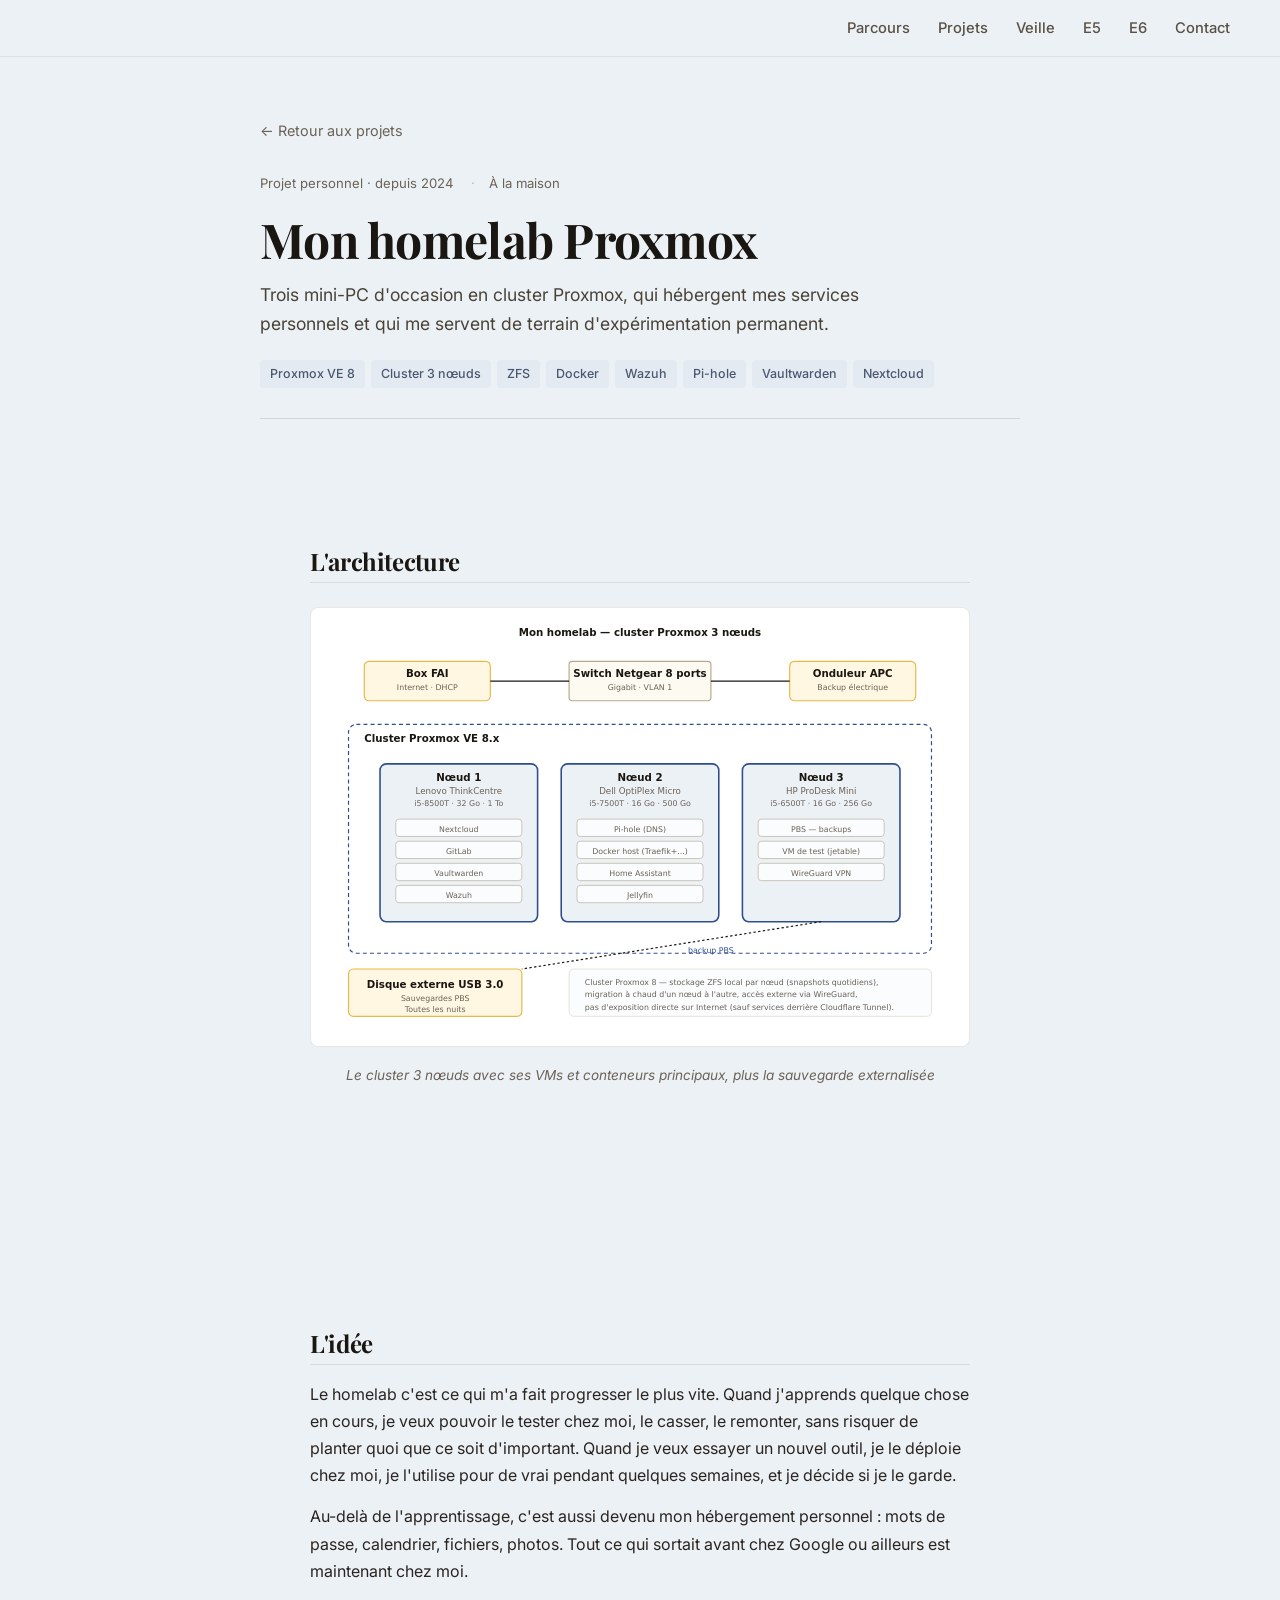
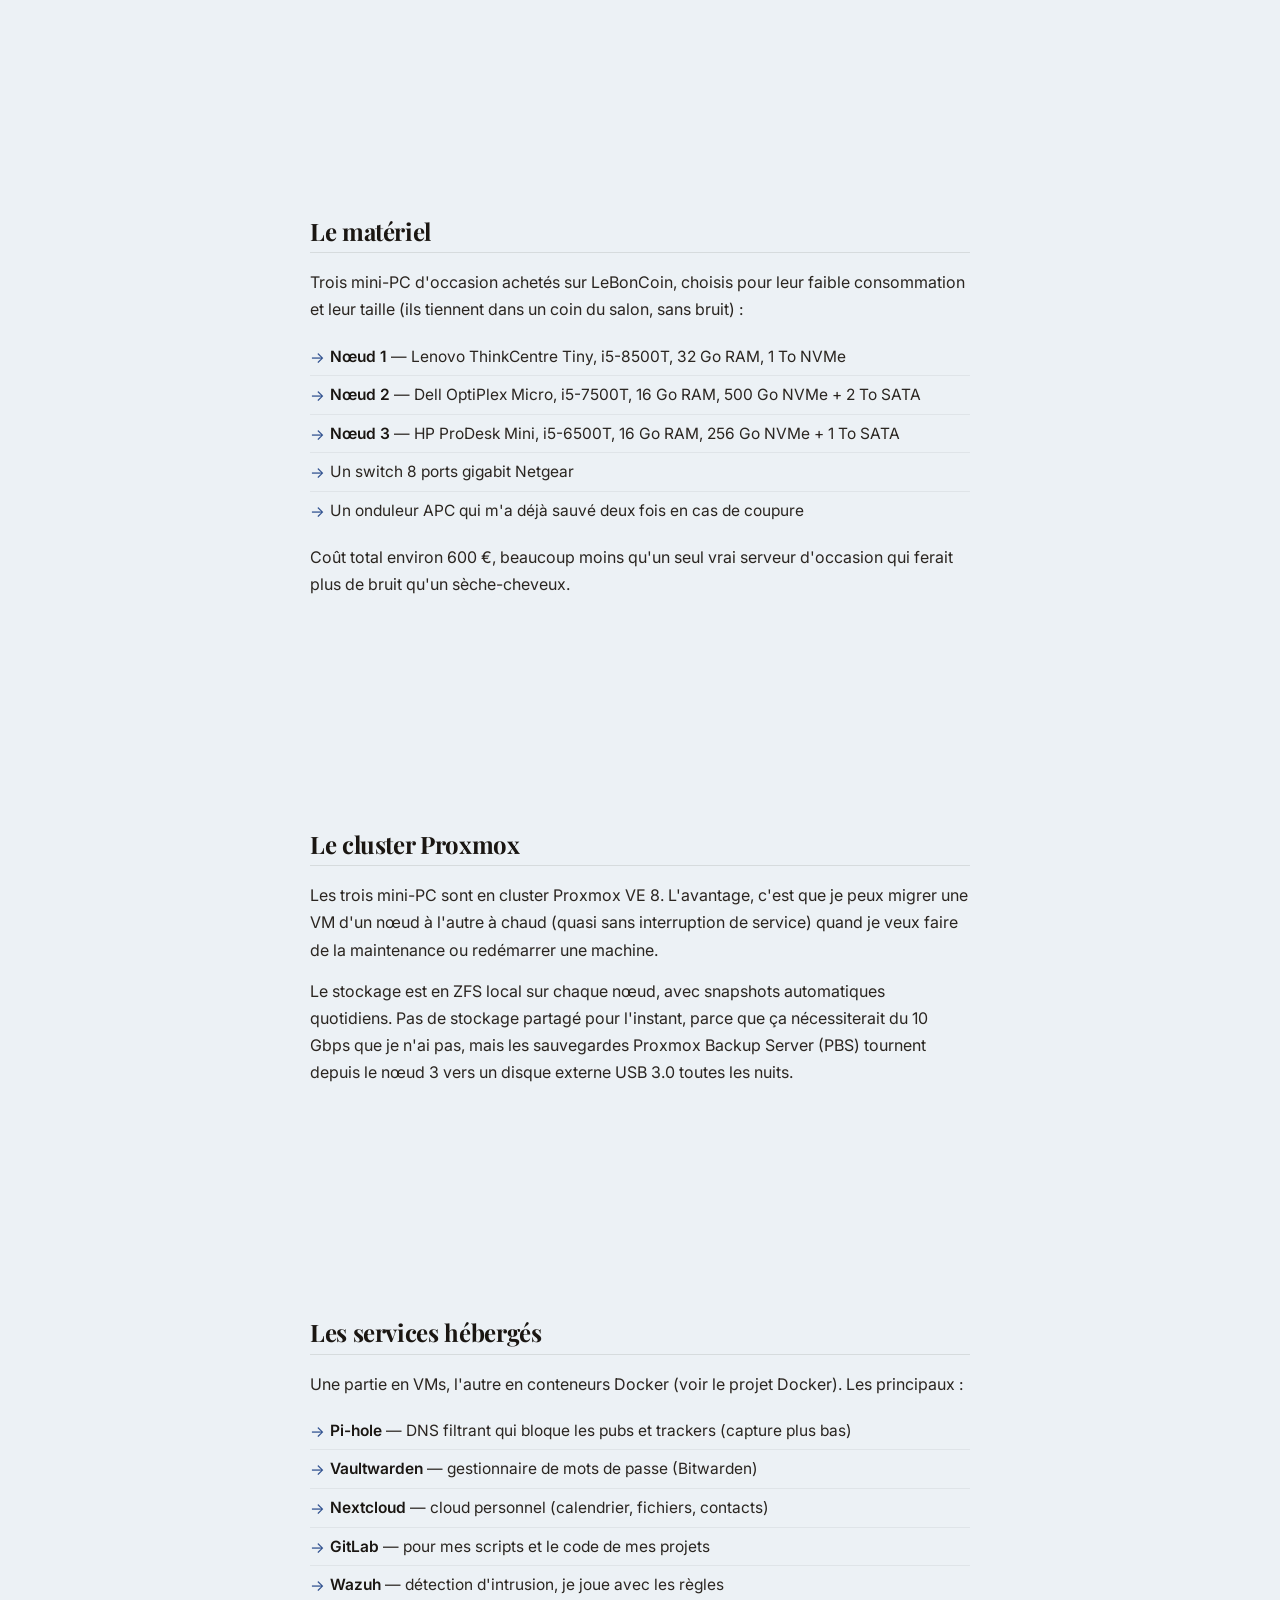
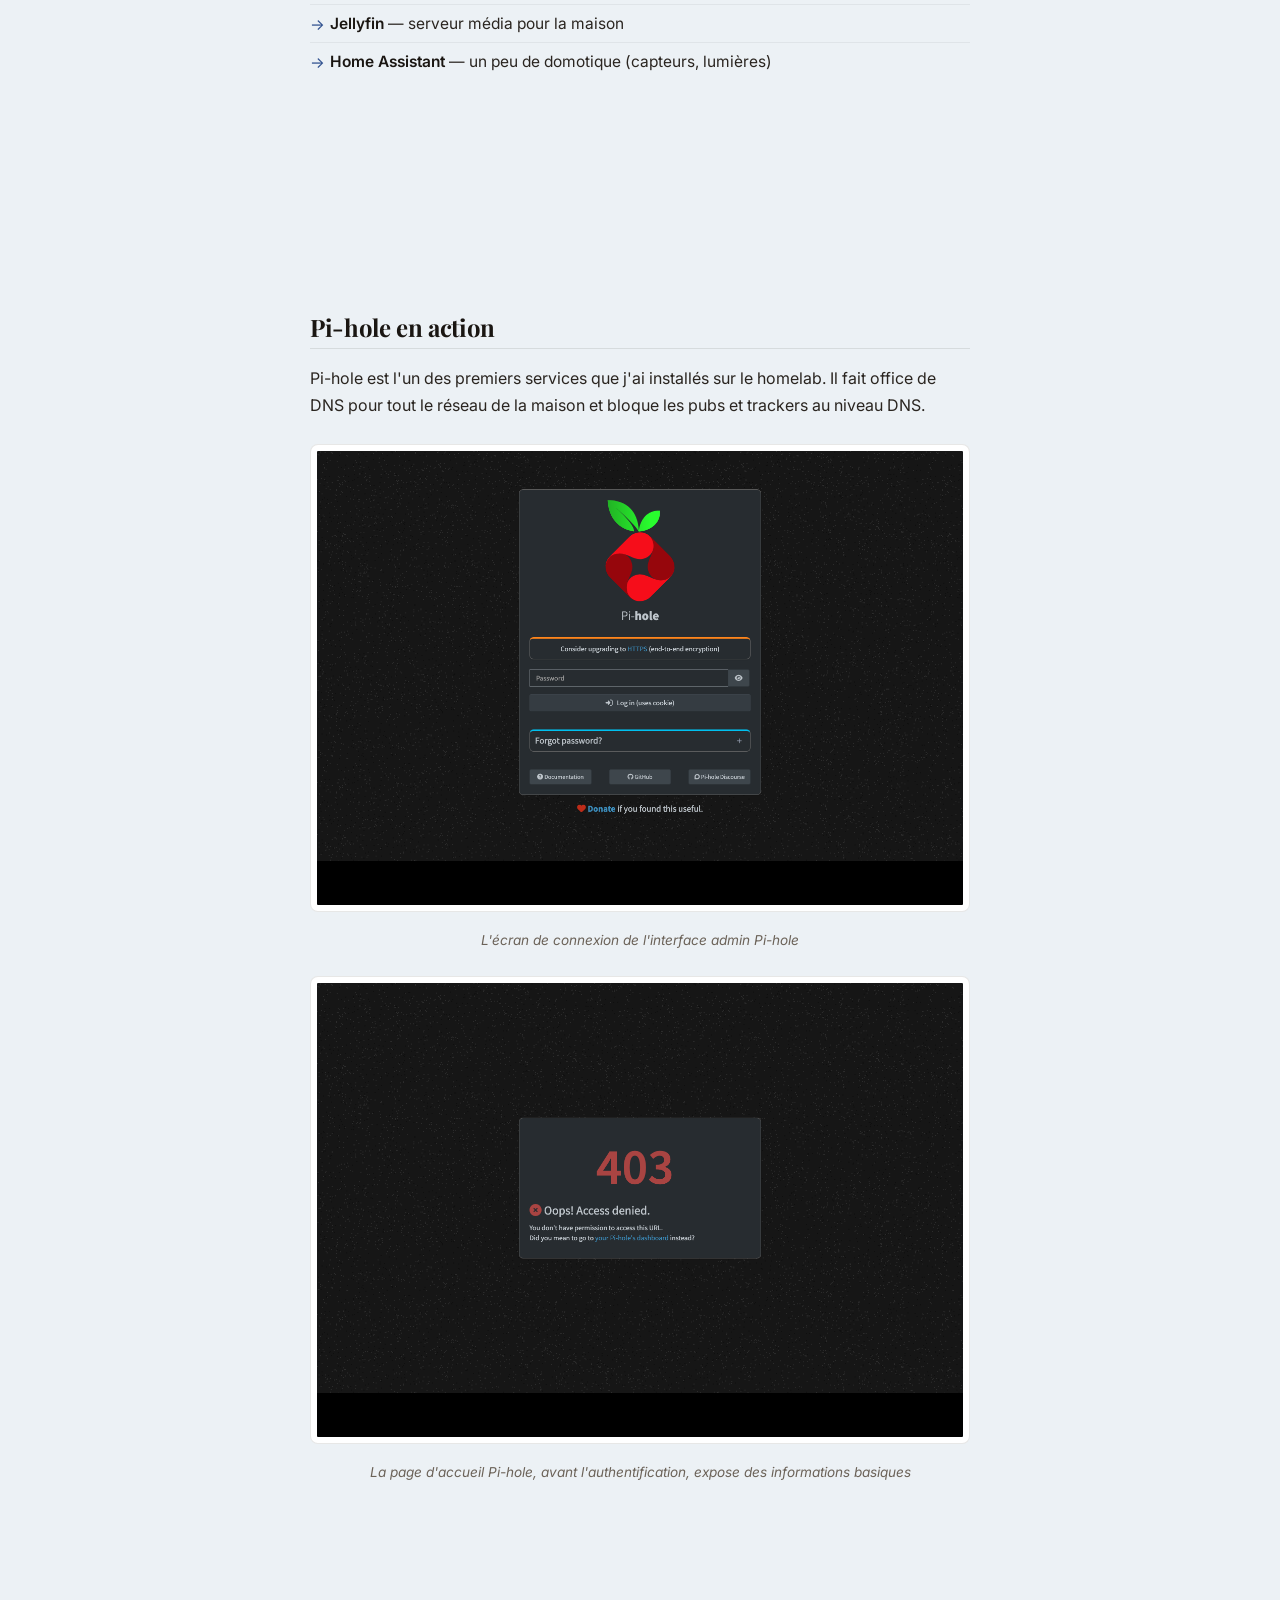
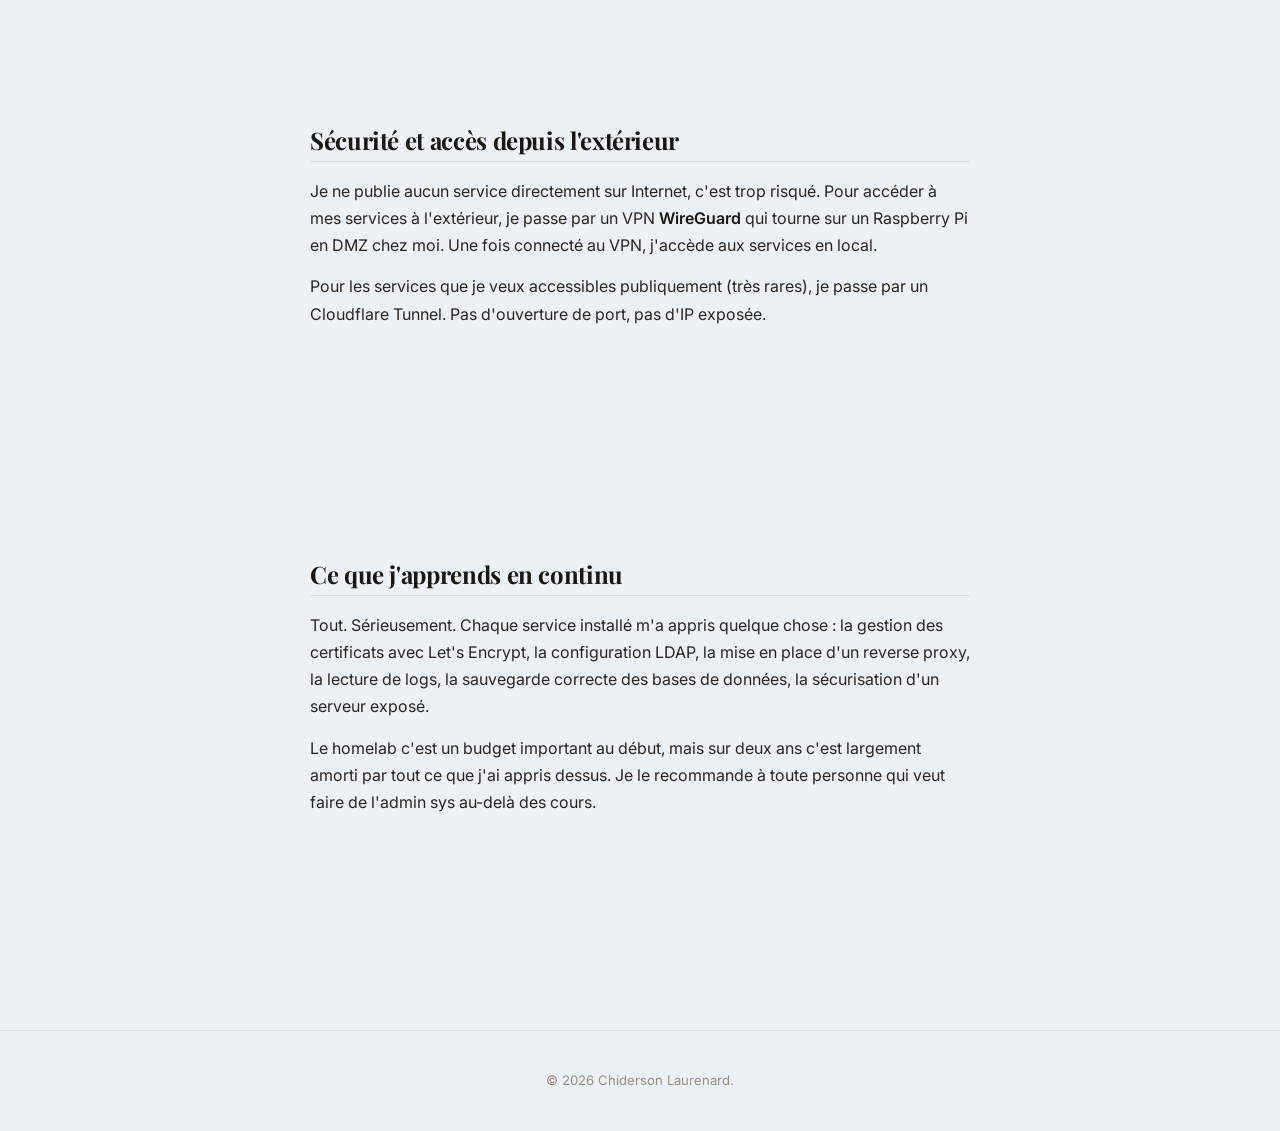
<file: homelab.html>
<!DOCTYPE html>
<html lang="fr">
<head>
<meta charset="UTF-8">
<meta name="viewport" content="width=device-width, initial-scale=1.0">
<title>Mon homelab Proxmox — Chiderson Laurenard</title>
<link href="https://fonts.googleapis.com/css2?family=Playfair+Display:wght@400;600;700&family=Inter:wght@400;500;600;700&family=JetBrains+Mono:wght@400;500&display=swap" rel="stylesheet">
<link rel="stylesheet" href="styles.css">
<link rel="stylesheet" href="projet.css">
</head>
<body>

<header>
  <span class="nom"></span>
  <button class="burger" onclick="document.querySelector('header nav').classList.toggle('open')">≡</button>
  <nav>
    <a href="index.html#apropos">Parcours</a>
    <a href="index.html#projets">Projets</a>
    <a href="index.html#veille">Veille</a>
    <a href="index.html#e5">E5</a>
    <a href="index.html#e6">E6</a>
    <a href="index.html#contact">Contact</a>
  </nav>
</header>


<article class="projet-page">

  <a href="index.html#projets" class="retour">← Retour aux projets</a>

  <div class="projet-tete">
    <div class="meta-projet">
      <span>Projet personnel · depuis 2024</span>
      <span>À la maison</span>
    </div>
    <h1>Mon homelab Proxmox</h1>
    <p class="sous-titre">
      Trois mini-PC d'occasion en cluster Proxmox, qui hébergent mes services personnels et qui me servent de terrain d'expérimentation permanent.
    </p>
    <div class="techno-pills">
      <span>Proxmox VE 8</span>
      <span>Cluster 3 nœuds</span>
      <span>ZFS</span>
      <span>Docker</span>
      <span>Wazuh</span>
      <span>Pi-hole</span>
      <span>Vaultwarden</span>
      <span>Nextcloud</span>
    </div>
  </div>


  <section class="bloc-projet">
    <h2>L'architecture</h2>
    <figure>
      <img src="img/homelab/architecture.svg" alt="Architecture du homelab Proxmox">
      <figcaption>Le cluster 3 nœuds avec ses VMs et conteneurs principaux, plus la sauvegarde externalisée</figcaption>
    </figure>
  </section>


  <section class="bloc-projet">
    <h2>L'idée</h2>
    <p>
      Le homelab c'est ce qui m'a fait progresser le plus vite. Quand j'apprends quelque chose en cours, je veux pouvoir le tester chez moi, le casser, le remonter, sans risquer de planter quoi que ce soit d'important. Quand je veux essayer un nouvel outil, je le déploie chez moi, je l'utilise pour de vrai pendant quelques semaines, et je décide si je le garde.
    </p>
    <p>
      Au-delà de l'apprentissage, c'est aussi devenu mon hébergement personnel : mots de passe, calendrier, fichiers, photos. Tout ce qui sortait avant chez Google ou ailleurs est maintenant chez moi.
    </p>
  </section>


  <section class="bloc-projet">
    <h2>Le matériel</h2>
    <p>
      Trois mini-PC d'occasion achetés sur LeBonCoin, choisis pour leur faible consommation et leur taille (ils tiennent dans un coin du salon, sans bruit) :
    </p>
    <ul class="puces">
      <li><b>Nœud 1</b> — Lenovo ThinkCentre Tiny, i5-8500T, 32 Go RAM, 1 To NVMe</li>
      <li><b>Nœud 2</b> — Dell OptiPlex Micro, i5-7500T, 16 Go RAM, 500 Go NVMe + 2 To SATA</li>
      <li><b>Nœud 3</b> — HP ProDesk Mini, i5-6500T, 16 Go RAM, 256 Go NVMe + 1 To SATA</li>
      <li>Un switch 8 ports gigabit Netgear</li>
      <li>Un onduleur APC qui m'a déjà sauvé deux fois en cas de coupure</li>
    </ul>
    <p>
      Coût total environ 600 €, beaucoup moins qu'un seul vrai serveur d'occasion qui ferait plus de bruit qu'un sèche-cheveux.
    </p>
  </section>


  <section class="bloc-projet">
    <h2>Le cluster Proxmox</h2>
    <p>
      Les trois mini-PC sont en cluster Proxmox VE 8. L'avantage, c'est que je peux migrer une VM d'un nœud à l'autre à chaud (quasi sans interruption de service) quand je veux faire de la maintenance ou redémarrer une machine.
    </p>
    <p>
      Le stockage est en ZFS local sur chaque nœud, avec snapshots automatiques quotidiens. Pas de stockage partagé pour l'instant, parce que ça nécessiterait du 10 Gbps que je n'ai pas, mais les sauvegardes Proxmox Backup Server (PBS) tournent depuis le nœud 3 vers un disque externe USB 3.0 toutes les nuits.
    </p>
  </section>


  <section class="bloc-projet">
    <h2>Les services hébergés</h2>
    <p>
      Une partie en VMs, l'autre en conteneurs Docker (voir le projet Docker). Les principaux :
    </p>
    <ul class="puces">
      <li><b>Pi-hole</b> — DNS filtrant qui bloque les pubs et trackers (capture plus bas)</li>
      <li><b>Vaultwarden</b> — gestionnaire de mots de passe (Bitwarden)</li>
      <li><b>Nextcloud</b> — cloud personnel (calendrier, fichiers, contacts)</li>
      <li><b>GitLab</b> — pour mes scripts et le code de mes projets</li>
      <li><b>Wazuh</b> — détection d'intrusion, je joue avec les règles</li>
      <li><b>Jellyfin</b> — serveur média pour la maison</li>
      <li><b>Home Assistant</b> — un peu de domotique (capteurs, lumières)</li>
    </ul>
  </section>


  <section class="bloc-projet">
    <h2>Pi-hole en action</h2>
    <p>
      Pi-hole est l'un des premiers services que j'ai installés sur le homelab. Il fait office de DNS pour tout le réseau de la maison et bloque les pubs et trackers au niveau DNS.
    </p>
    <figure>
      <img src="img/homelab/01-pihole-login.png" alt="Page de connexion Pi-hole">
      <figcaption>L'écran de connexion de l'interface admin Pi-hole</figcaption>
    </figure>
    <figure>
      <img src="img/homelab/02-pihole-home.png" alt="Page d'accueil Pi-hole">
      <figcaption>La page d'accueil Pi-hole, avant l'authentification, expose des informations basiques</figcaption>
    </figure>
  </section>


  <section class="bloc-projet">
    <h2>Sécurité et accès depuis l'extérieur</h2>
    <p>
      Je ne publie aucun service directement sur Internet, c'est trop risqué. Pour accéder à mes services à l'extérieur, je passe par un VPN <b>WireGuard</b> qui tourne sur un Raspberry Pi en DMZ chez moi. Une fois connecté au VPN, j'accède aux services en local.
    </p>
    <p>
      Pour les services que je veux accessibles publiquement (très rares), je passe par un Cloudflare Tunnel. Pas d'ouverture de port, pas d'IP exposée.
    </p>
  </section>


  <section class="bloc-projet">
    <h2>Ce que j'apprends en continu</h2>
    <p>
      Tout. Sérieusement. Chaque service installé m'a appris quelque chose : la gestion des certificats avec Let's Encrypt, la configuration LDAP, la mise en place d'un reverse proxy, la lecture de logs, la sauvegarde correcte des bases de données, la sécurisation d'un serveur exposé.
    </p>
    <p>
      Le homelab c'est un budget important au début, mais sur deux ans c'est largement amorti par tout ce que j'ai appris dessus. Je le recommande à toute personne qui veut faire de l'admin sys au-delà des cours.
    </p>
  </section>

</article>


<footer>
  <p class="copy">© 2026 Chiderson Laurenard.</p>
</footer>

<script src="script.js"></script>
</body>
</html>
</file>
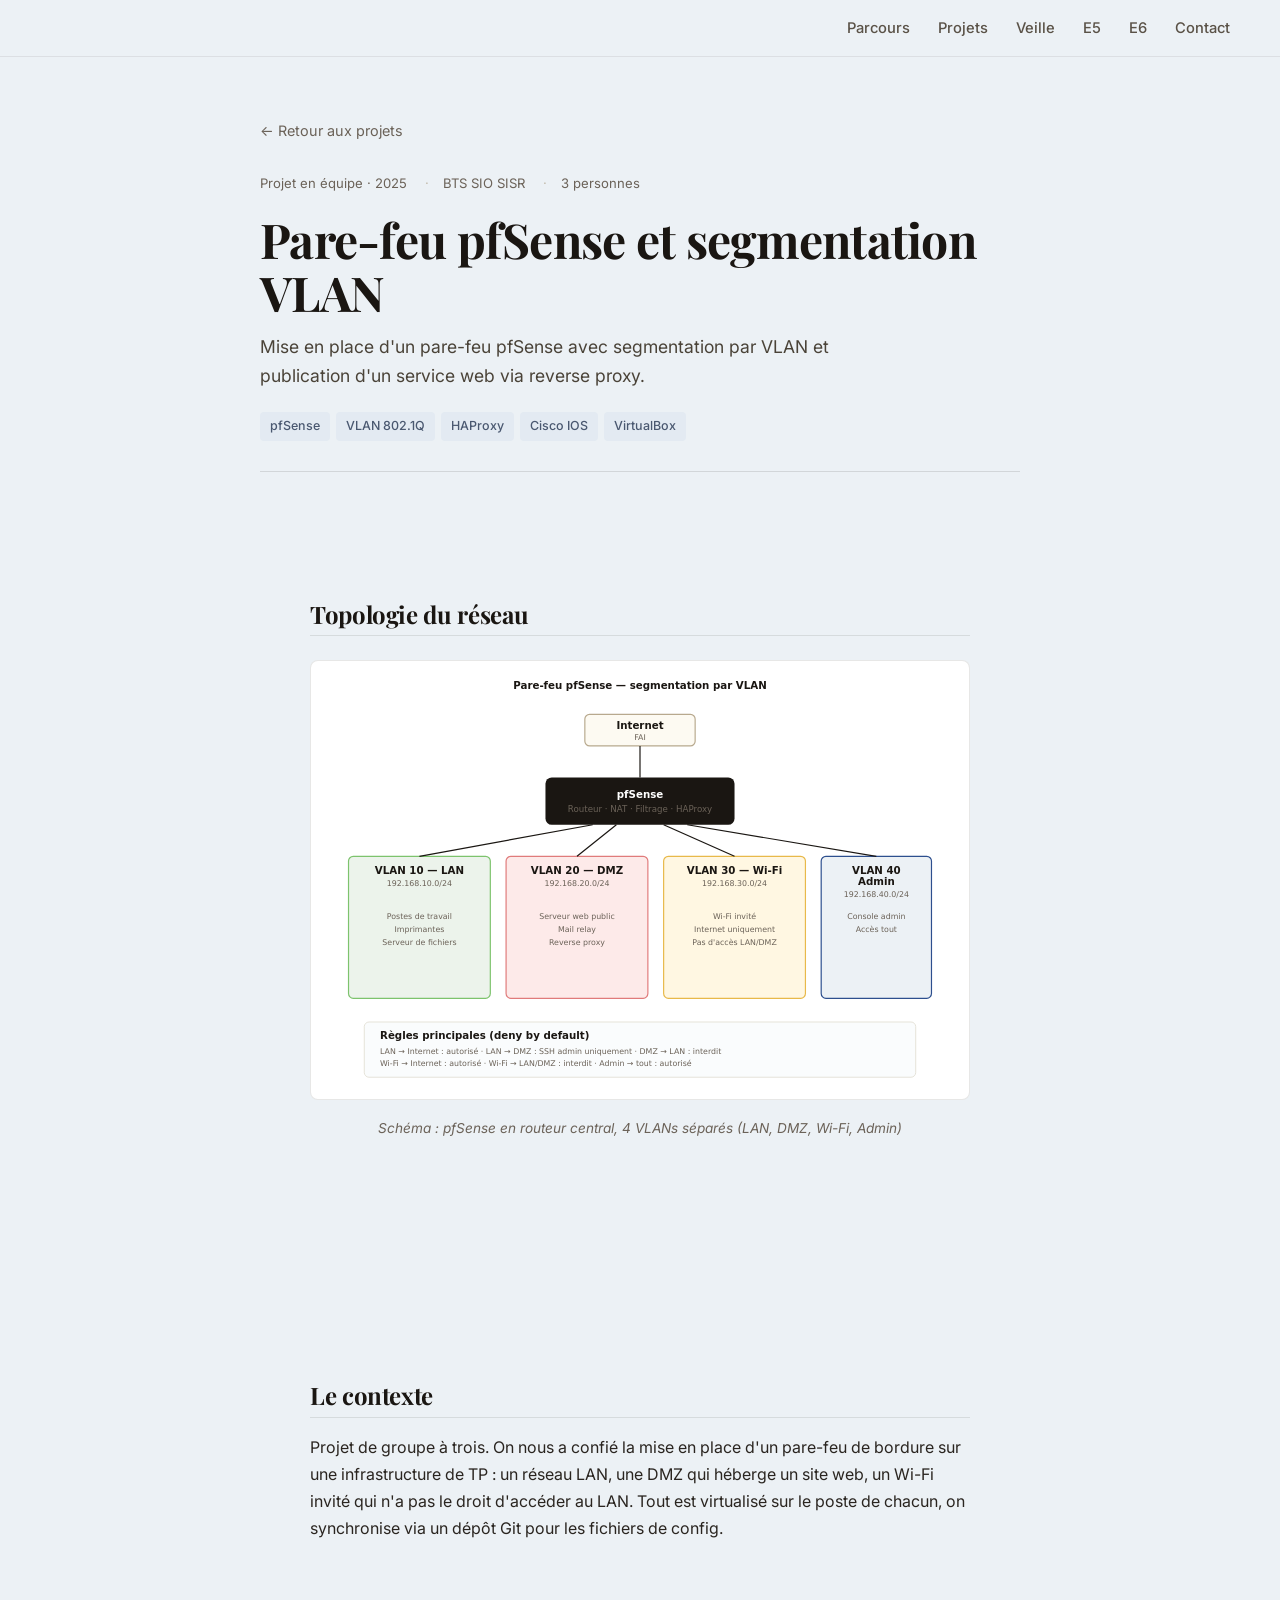
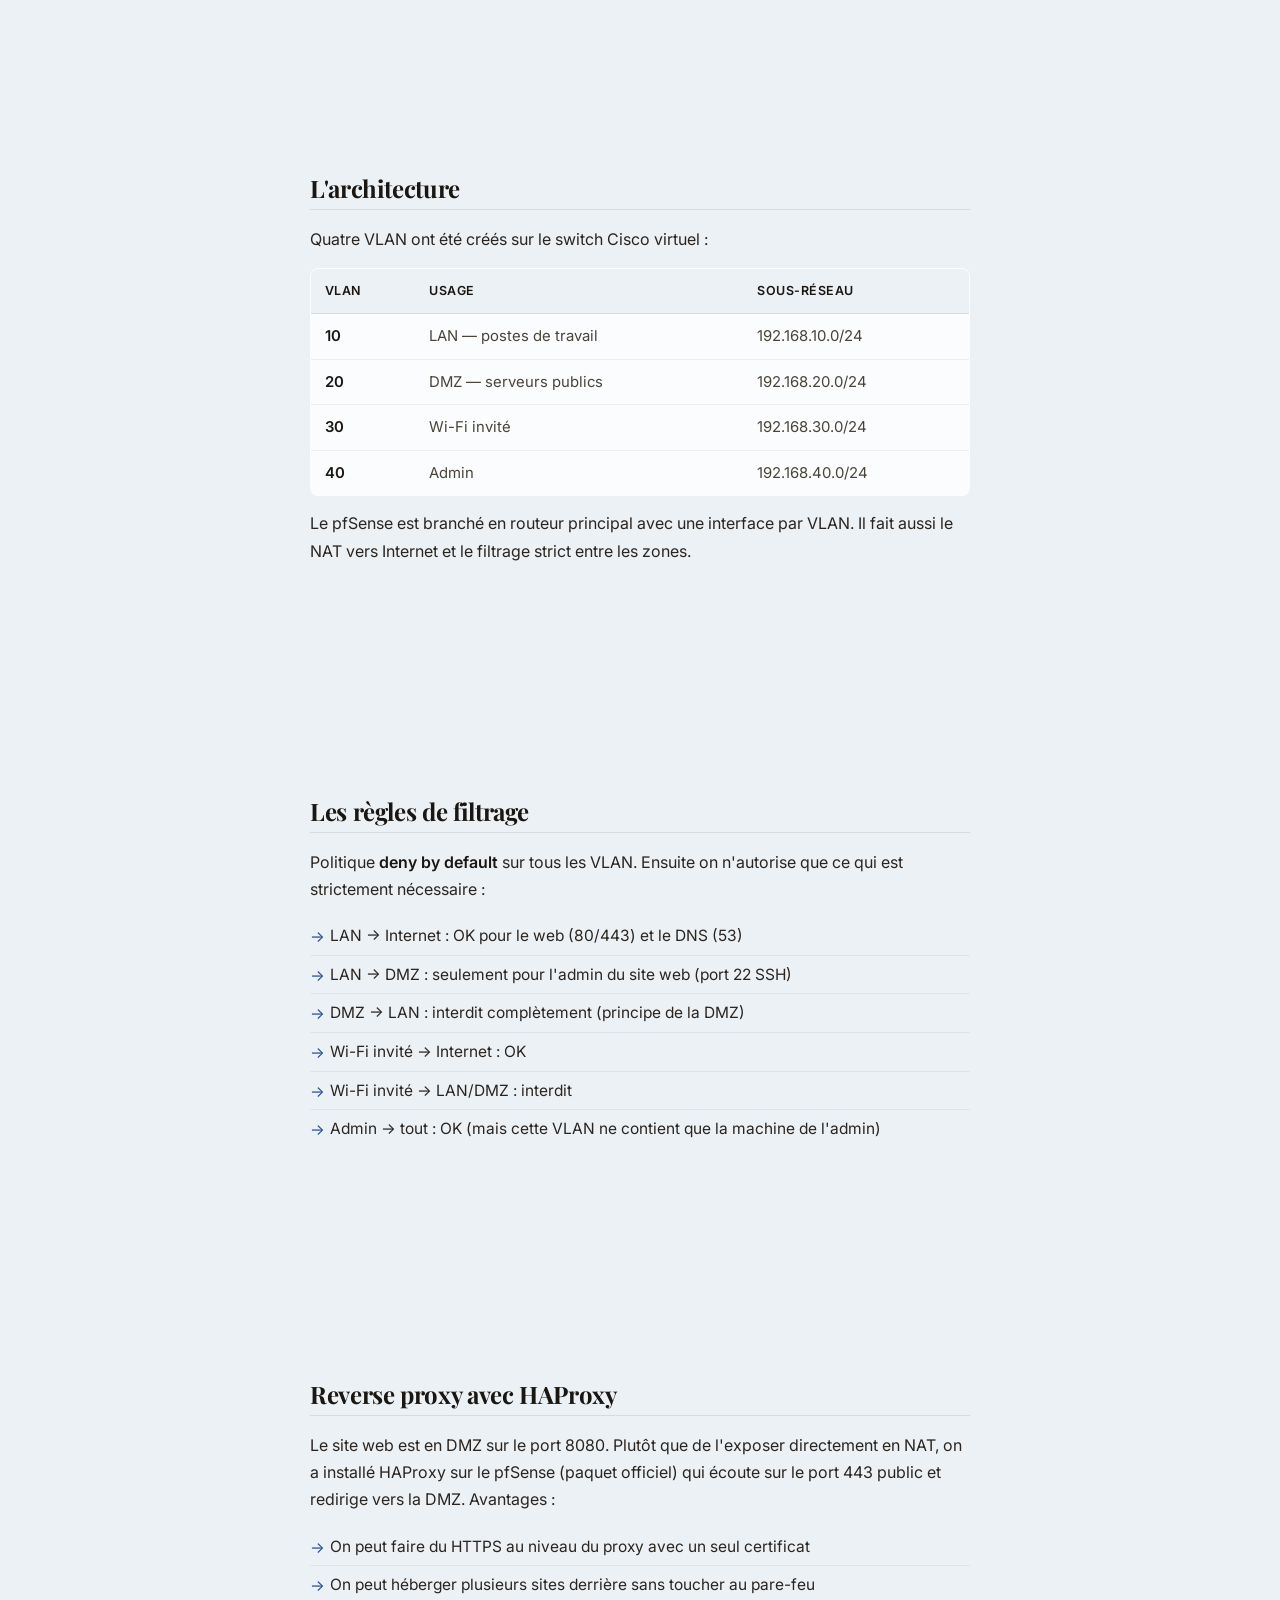
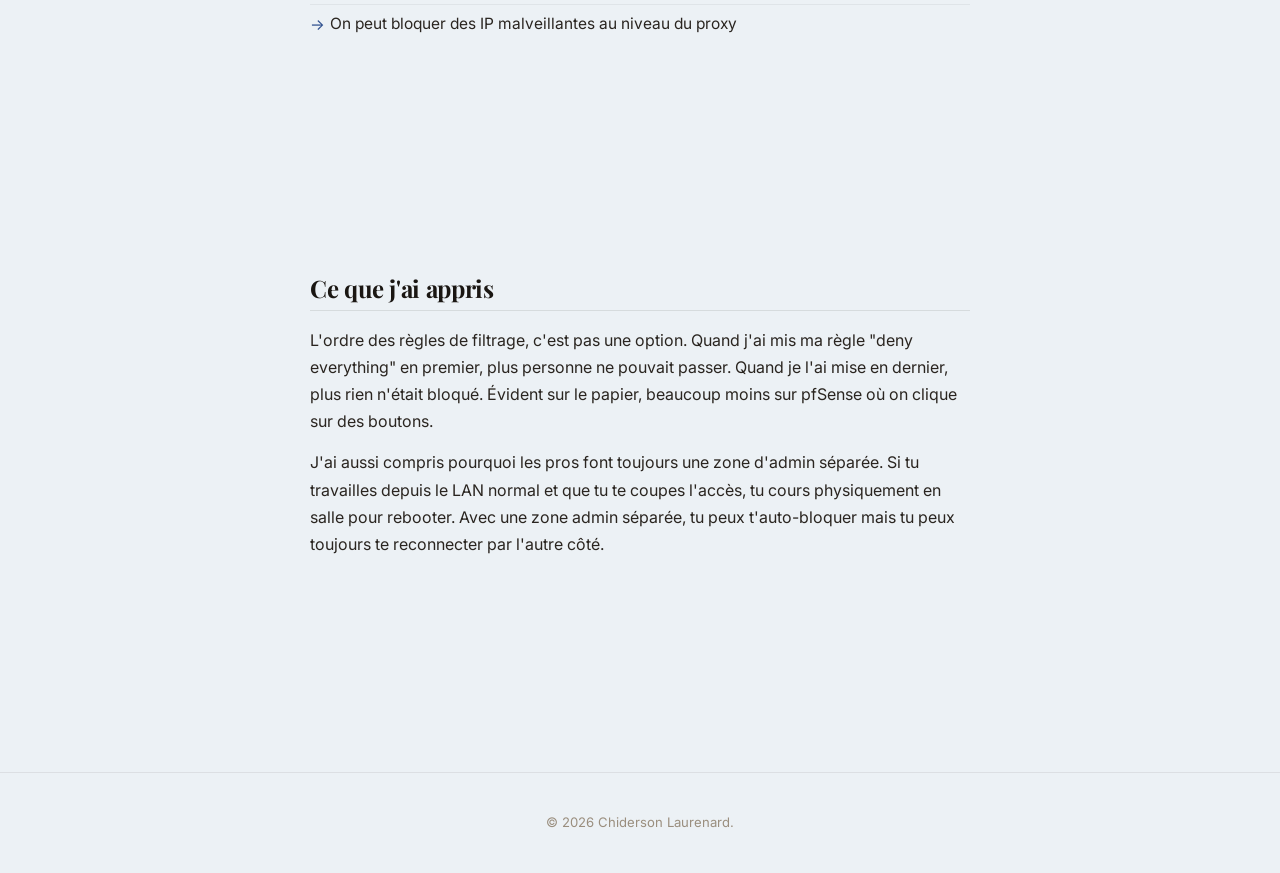
<file: pfsense.html>
<!DOCTYPE html>
<html lang="fr">
<head>
<meta charset="UTF-8">
<meta name="viewport" content="width=device-width, initial-scale=1.0">
<title>Pare-feu pfSense et VLAN — Chiderson Laurenard</title>
<link href="https://fonts.googleapis.com/css2?family=Playfair+Display:wght@400;600;700&family=Inter:wght@400;500;600;700&family=JetBrains+Mono:wght@400;500&display=swap" rel="stylesheet">
<link rel="stylesheet" href="styles.css">
<link rel="stylesheet" href="projet.css">
</head>
<body>

<header>
  <span class="nom"></span>
  <button class="burger" onclick="document.querySelector('header nav').classList.toggle('open')">≡</button>
  <nav>
    <a href="index.html#apropos">Parcours</a>
    <a href="index.html#projets">Projets</a>
    <a href="index.html#veille">Veille</a>
    <a href="index.html#e5">E5</a>
    <a href="index.html#e6">E6</a>
    <a href="index.html#contact">Contact</a>
  </nav>
</header>


<article class="projet-page">

  <a href="index.html#projets" class="retour">← Retour aux projets</a>

  <div class="projet-tete">
    <div class="meta-projet">
      <span>Projet en équipe · 2025</span>
      <span>BTS SIO SISR</span>
      <span>3 personnes</span>
    </div>
    <h1>Pare-feu pfSense et segmentation VLAN</h1>
    <p class="sous-titre">
      Mise en place d'un pare-feu pfSense avec segmentation par VLAN et publication d'un service web via reverse proxy.
    </p>
    <div class="techno-pills">
      <span>pfSense</span>
      <span>VLAN 802.1Q</span>
      <span>HAProxy</span>
      <span>Cisco IOS</span>
      <span>VirtualBox</span>
    </div>
  </div>


  <section class="bloc-projet">
    <h2>Topologie du réseau</h2>
    <figure>
      <img src="img/pfsense/architecture.svg" alt="Topologie réseau avec VLANs">
      <figcaption>Schéma : pfSense en routeur central, 4 VLANs séparés (LAN, DMZ, Wi-Fi, Admin)</figcaption>
    </figure>
  </section>


  <section class="bloc-projet">
    <h2>Le contexte</h2>
    <p>
      Projet de groupe à trois. On nous a confié la mise en place d'un pare-feu de bordure sur une infrastructure de TP : un réseau LAN, une DMZ qui héberge un site web, un Wi-Fi invité qui n'a pas le droit d'accéder au LAN. Tout est virtualisé sur le poste de chacun, on synchronise via un dépôt Git pour les fichiers de config.
    </p>
  </section>


  <section class="bloc-projet">
    <h2>L'architecture</h2>
    <p>
      Quatre VLAN ont été créés sur le switch Cisco virtuel :
    </p>
    <table class="compa">
      <thead>
        <tr><th>VLAN</th><th>Usage</th><th>Sous-réseau</th></tr>
      </thead>
      <tbody>
        <tr><td><b>10</b></td><td>LAN — postes de travail</td><td>192.168.10.0/24</td></tr>
        <tr><td><b>20</b></td><td>DMZ — serveurs publics</td><td>192.168.20.0/24</td></tr>
        <tr><td><b>30</b></td><td>Wi-Fi invité</td><td>192.168.30.0/24</td></tr>
        <tr><td><b>40</b></td><td>Admin</td><td>192.168.40.0/24</td></tr>
      </tbody>
    </table>
    <p>
      Le pfSense est branché en routeur principal avec une interface par VLAN. Il fait aussi le NAT vers Internet et le filtrage strict entre les zones.
    </p>
  </section>


  <section class="bloc-projet">
    <h2>Les règles de filtrage</h2>
    <p>
      Politique <b>deny by default</b> sur tous les VLAN. Ensuite on n'autorise que ce qui est strictement nécessaire :
    </p>
    <ul class="puces">
      <li>LAN → Internet : OK pour le web (80/443) et le DNS (53)</li>
      <li>LAN → DMZ : seulement pour l'admin du site web (port 22 SSH)</li>
      <li>DMZ → LAN : interdit complètement (principe de la DMZ)</li>
      <li>Wi-Fi invité → Internet : OK</li>
      <li>Wi-Fi invité → LAN/DMZ : interdit</li>
      <li>Admin → tout : OK (mais cette VLAN ne contient que la machine de l'admin)</li>
    </ul>
  </section>


  <section class="bloc-projet">
    <h2>Reverse proxy avec HAProxy</h2>
    <p>
      Le site web est en DMZ sur le port 8080. Plutôt que de l'exposer directement en NAT, on a installé HAProxy sur le pfSense (paquet officiel) qui écoute sur le port 443 public et redirige vers la DMZ. Avantages :
    </p>
    <ul class="puces">
      <li>On peut faire du HTTPS au niveau du proxy avec un seul certificat</li>
      <li>On peut héberger plusieurs sites derrière sans toucher au pare-feu</li>
      <li>On peut bloquer des IP malveillantes au niveau du proxy</li>
    </ul>
  </section>


  <section class="bloc-projet">
    <h2>Ce que j'ai appris</h2>
    <p>
      L'ordre des règles de filtrage, c'est pas une option. Quand j'ai mis ma règle "deny everything" en premier, plus personne ne pouvait passer. Quand je l'ai mise en dernier, plus rien n'était bloqué. Évident sur le papier, beaucoup moins sur pfSense où on clique sur des boutons.
    </p>
    <p>
      J'ai aussi compris pourquoi les pros font toujours une zone d'admin séparée. Si tu travailles depuis le LAN normal et que tu te coupes l'accès, tu cours physiquement en salle pour rebooter. Avec une zone admin séparée, tu peux t'auto-bloquer mais tu peux toujours te reconnecter par l'autre côté.
    </p>
  </section>

</article>


<footer>
  <p class="copy">© 2026 Chiderson Laurenard.</p>
</footer>

<script src="script.js"></script>
</body>
</html>
</file>
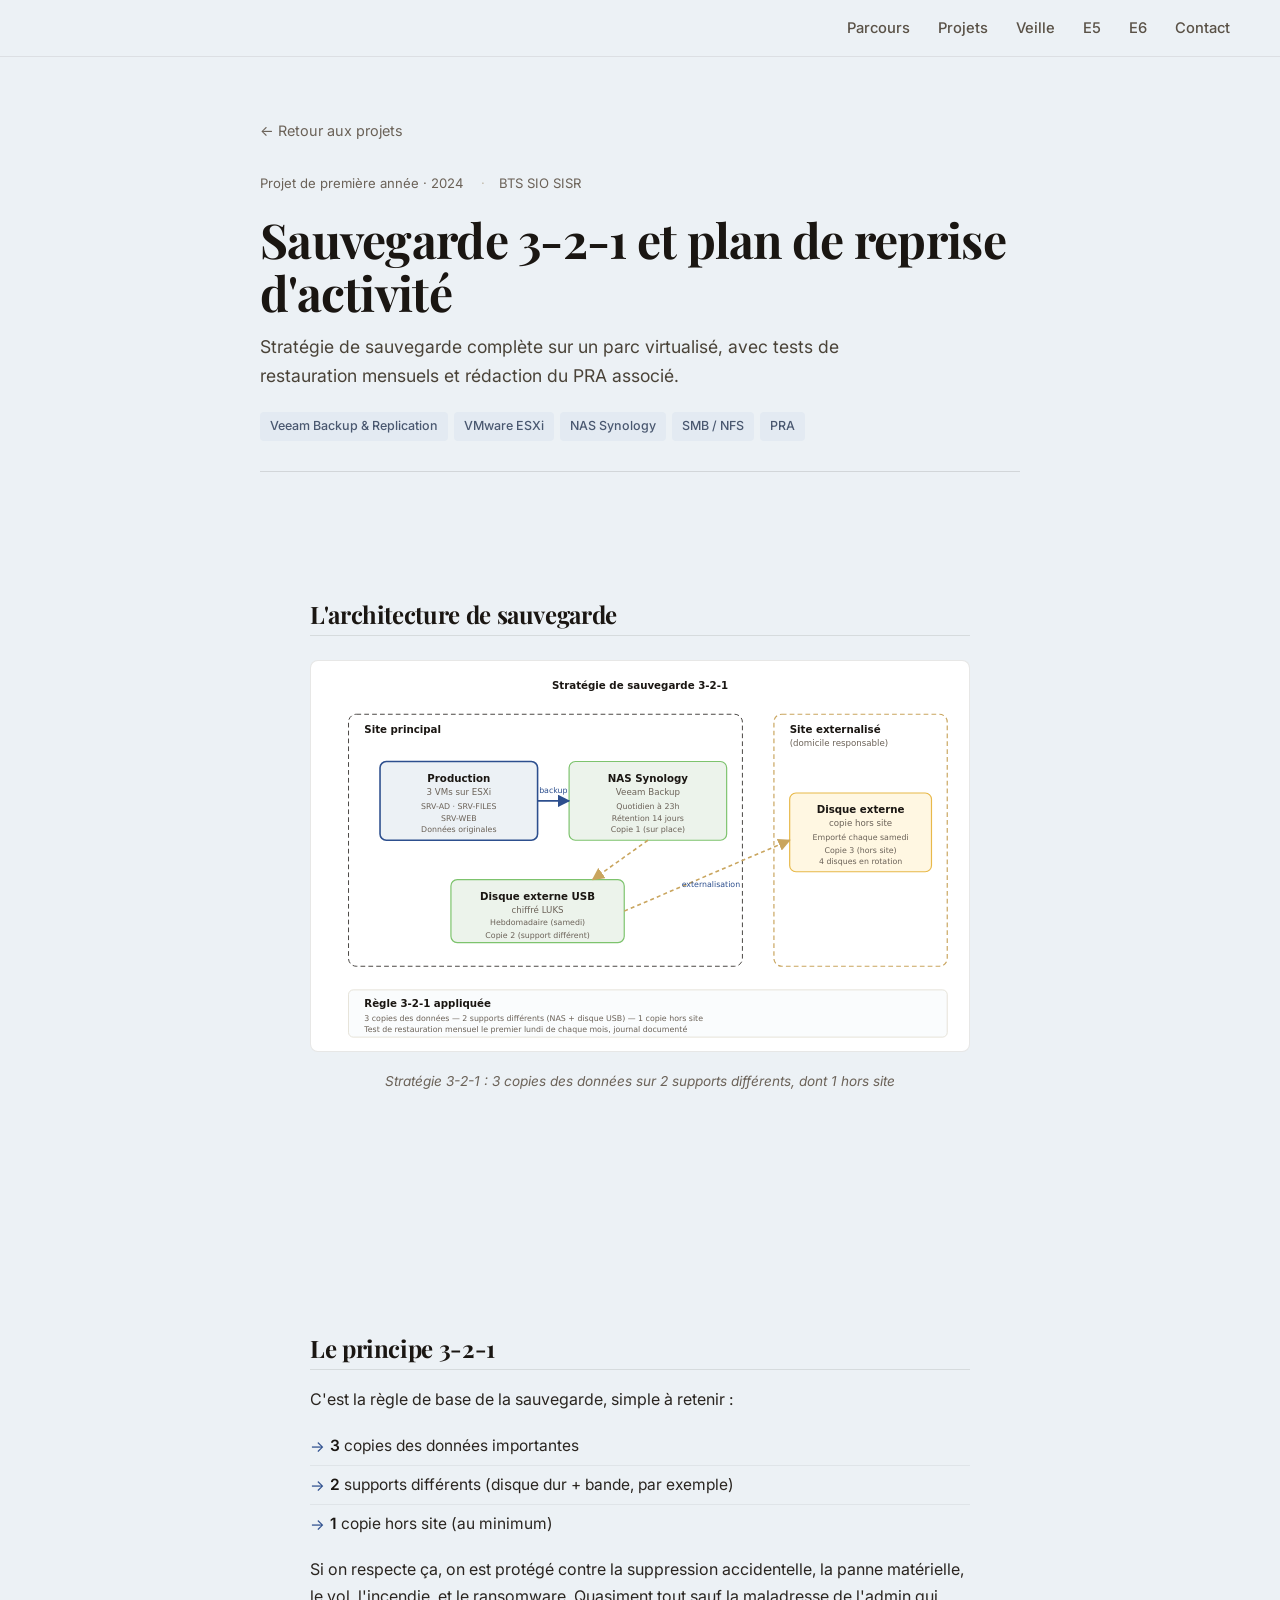
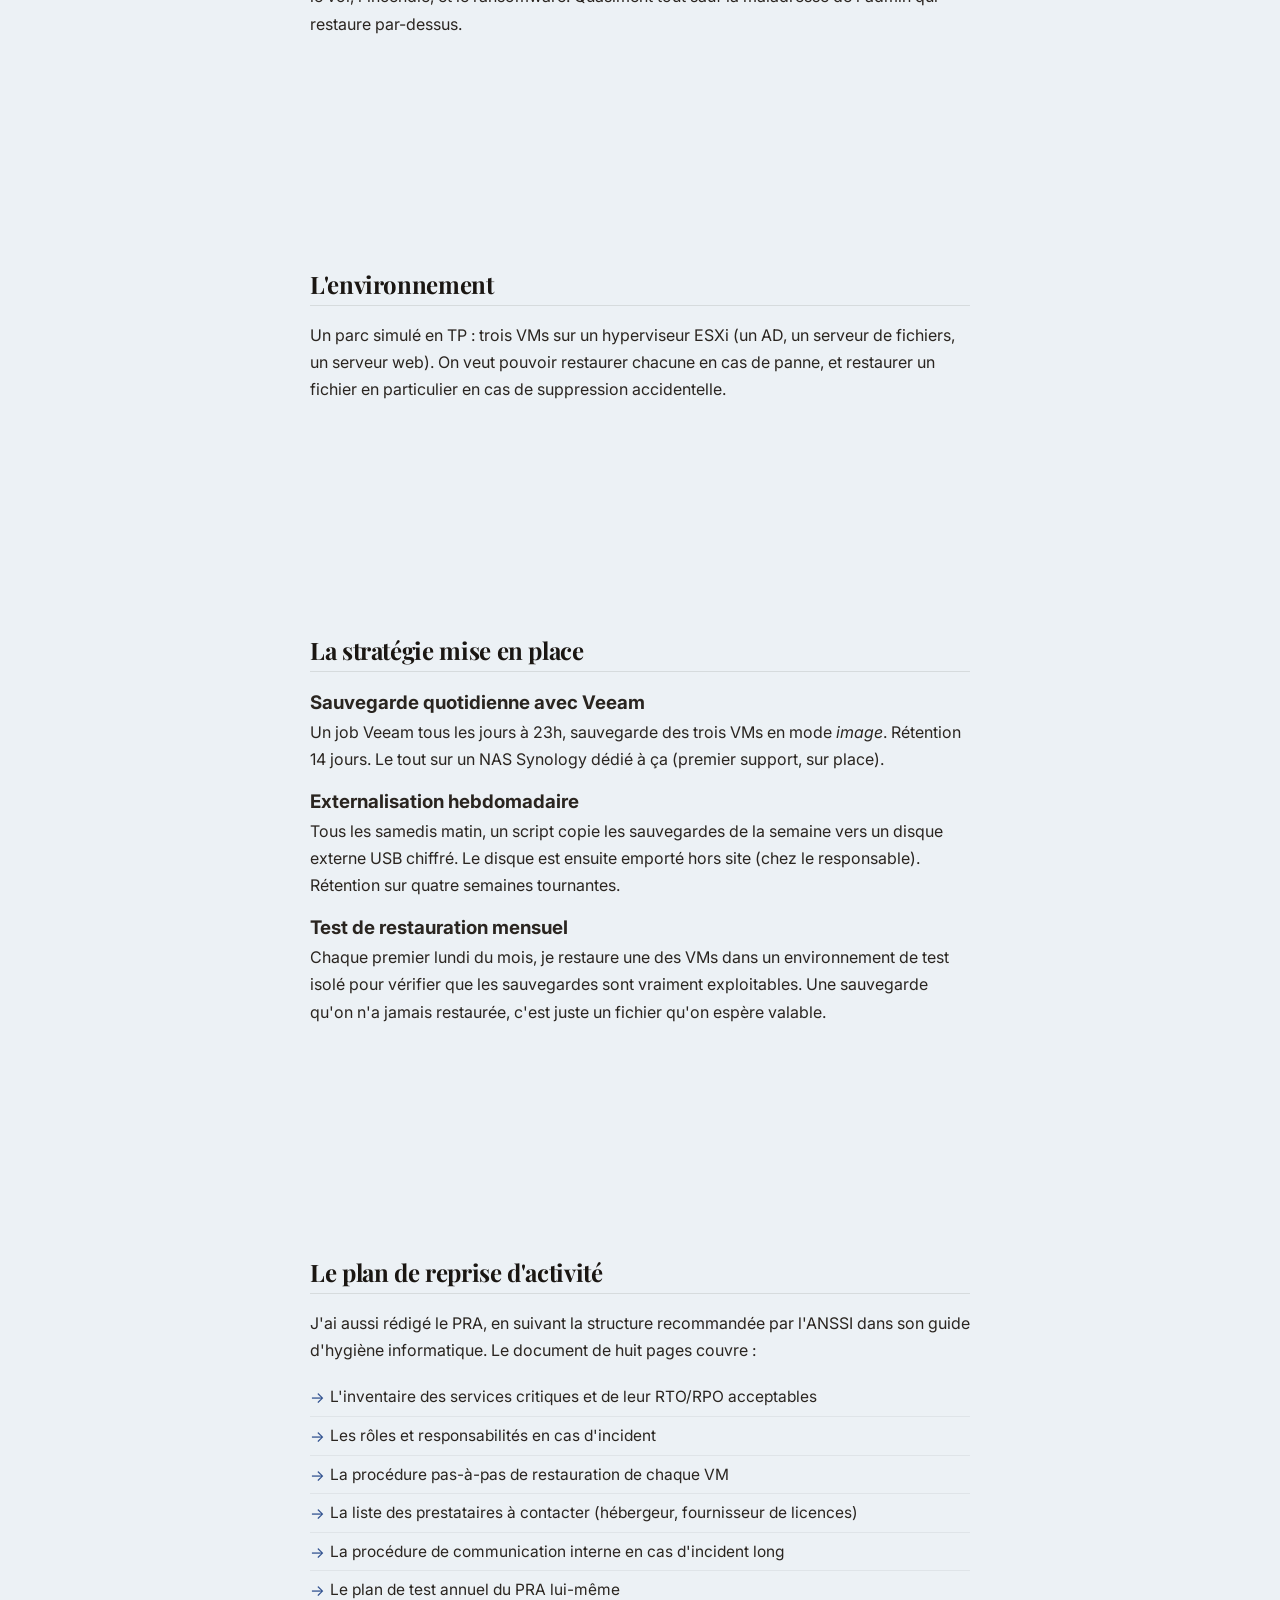
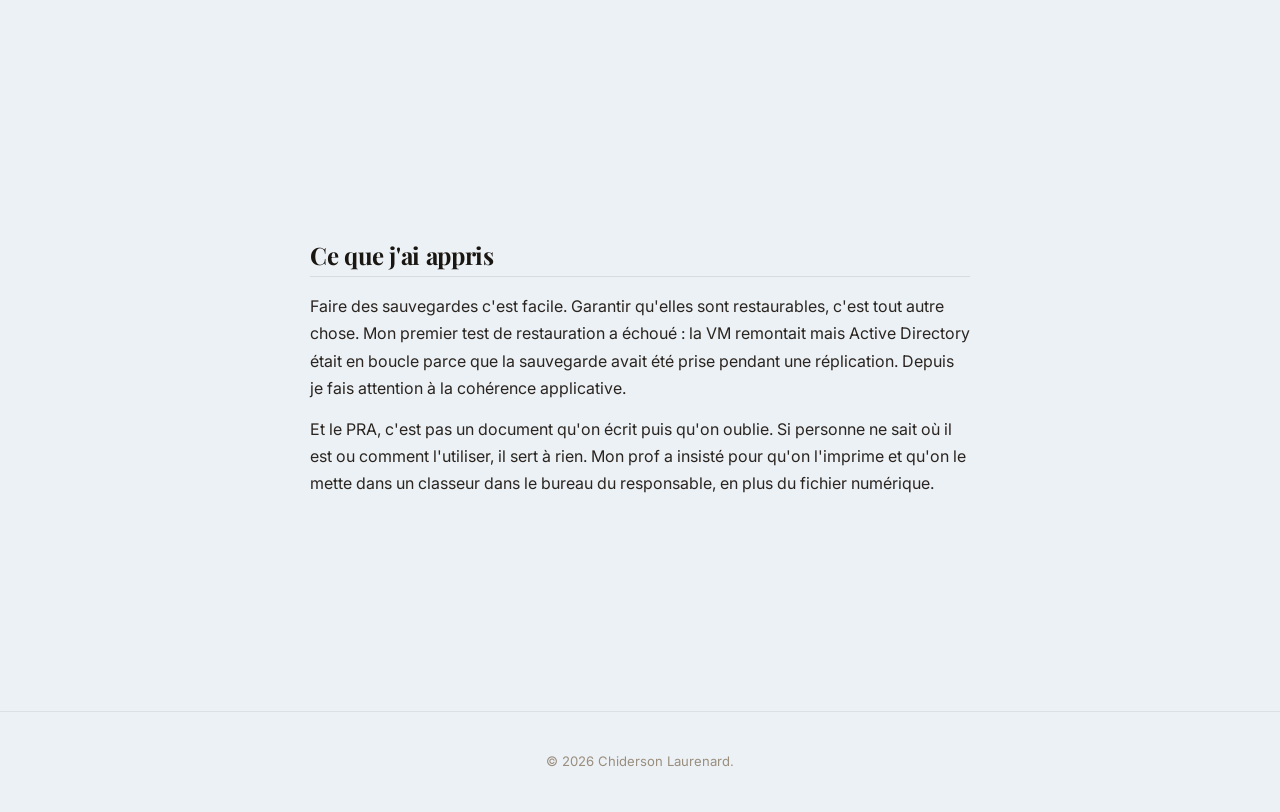
<file: sauvegarde.html>
<!DOCTYPE html>
<html lang="fr">
<head>
<meta charset="UTF-8">
<meta name="viewport" content="width=device-width, initial-scale=1.0">
<title>Sauvegarde 3-2-1 et plan de reprise — Chiderson Laurenard</title>
<link href="https://fonts.googleapis.com/css2?family=Playfair+Display:wght@400;600;700&family=Inter:wght@400;500;600;700&family=JetBrains+Mono:wght@400;500&display=swap" rel="stylesheet">
<link rel="stylesheet" href="styles.css">
<link rel="stylesheet" href="projet.css">
</head>
<body>

<header>
  <span class="nom"></span>
  <button class="burger" onclick="document.querySelector('header nav').classList.toggle('open')">≡</button>
  <nav>
    <a href="index.html#apropos">Parcours</a>
    <a href="index.html#projets">Projets</a>
    <a href="index.html#veille">Veille</a>
    <a href="index.html#e5">E5</a>
    <a href="index.html#e6">E6</a>
    <a href="index.html#contact">Contact</a>
  </nav>
</header>


<article class="projet-page">

  <a href="index.html#projets" class="retour">← Retour aux projets</a>

  <div class="projet-tete">
    <div class="meta-projet">
      <span>Projet de première année · 2024</span>
      <span>BTS SIO SISR</span>
    </div>
    <h1>Sauvegarde 3-2-1 et plan de reprise d'activité</h1>
    <p class="sous-titre">
      Stratégie de sauvegarde complète sur un parc virtualisé, avec tests de restauration mensuels et rédaction du PRA associé.
    </p>
    <div class="techno-pills">
      <span>Veeam Backup &amp; Replication</span>
      <span>VMware ESXi</span>
      <span>NAS Synology</span>
      <span>SMB / NFS</span>
      <span>PRA</span>
    </div>
  </div>


  <section class="bloc-projet">
    <h2>L'architecture de sauvegarde</h2>
    <figure>
      <img src="img/sauvegarde/architecture.svg" alt="Architecture de sauvegarde 3-2-1">
      <figcaption>Stratégie 3-2-1 : 3 copies des données sur 2 supports différents, dont 1 hors site</figcaption>
    </figure>
  </section>


  <section class="bloc-projet">
    <h2>Le principe 3-2-1</h2>
    <p>
      C'est la règle de base de la sauvegarde, simple à retenir :
    </p>
    <ul class="puces">
      <li><b>3</b> copies des données importantes</li>
      <li><b>2</b> supports différents (disque dur + bande, par exemple)</li>
      <li><b>1</b> copie hors site (au minimum)</li>
    </ul>
    <p>
      Si on respecte ça, on est protégé contre la suppression accidentelle, la panne matérielle, le vol, l'incendie, et le ransomware. Quasiment tout sauf la maladresse de l'admin qui restaure par-dessus.
    </p>
  </section>


  <section class="bloc-projet">
    <h2>L'environnement</h2>
    <p>
      Un parc simulé en TP : trois VMs sur un hyperviseur ESXi (un AD, un serveur de fichiers, un serveur web). On veut pouvoir restaurer chacune en cas de panne, et restaurer un fichier en particulier en cas de suppression accidentelle.
    </p>
  </section>


  <section class="bloc-projet">
    <h2>La stratégie mise en place</h2>
    <h3>Sauvegarde quotidienne avec Veeam</h3>
    <p>
      Un job Veeam tous les jours à 23h, sauvegarde des trois VMs en mode <i>image</i>. Rétention 14 jours. Le tout sur un NAS Synology dédié à ça (premier support, sur place).
    </p>
    <h3>Externalisation hebdomadaire</h3>
    <p>
      Tous les samedis matin, un script copie les sauvegardes de la semaine vers un disque externe USB chiffré. Le disque est ensuite emporté hors site (chez le responsable). Rétention sur quatre semaines tournantes.
    </p>
    <h3>Test de restauration mensuel</h3>
    <p>
      Chaque premier lundi du mois, je restaure une des VMs dans un environnement de test isolé pour vérifier que les sauvegardes sont vraiment exploitables. Une sauvegarde qu'on n'a jamais restaurée, c'est juste un fichier qu'on espère valable.
    </p>
  </section>


  <section class="bloc-projet">
    <h2>Le plan de reprise d'activité</h2>
    <p>
      J'ai aussi rédigé le PRA, en suivant la structure recommandée par l'ANSSI dans son guide d'hygiène informatique. Le document de huit pages couvre :
    </p>
    <ul class="puces">
      <li>L'inventaire des services critiques et de leur RTO/RPO acceptables</li>
      <li>Les rôles et responsabilités en cas d'incident</li>
      <li>La procédure pas-à-pas de restauration de chaque VM</li>
      <li>La liste des prestataires à contacter (hébergeur, fournisseur de licences)</li>
      <li>La procédure de communication interne en cas d'incident long</li>
      <li>Le plan de test annuel du PRA lui-même</li>
    </ul>
  </section>


  <section class="bloc-projet">
    <h2>Ce que j'ai appris</h2>
    <p>
      Faire des sauvegardes c'est facile. Garantir qu'elles sont restaurables, c'est tout autre chose. Mon premier test de restauration a échoué : la VM remontait mais Active Directory était en boucle parce que la sauvegarde avait été prise pendant une réplication. Depuis je fais attention à la cohérence applicative.
    </p>
    <p>
      Et le PRA, c'est pas un document qu'on écrit puis qu'on oublie. Si personne ne sait où il est ou comment l'utiliser, il sert à rien. Mon prof a insisté pour qu'on l'imprime et qu'on le mette dans un classeur dans le bureau du responsable, en plus du fichier numérique.
    </p>
  </section>

</article>


<footer>
  <p class="copy">© 2026 Chiderson Laurenard.</p>
</footer>

<script src="script.js"></script>
</body>
</html>
</file>
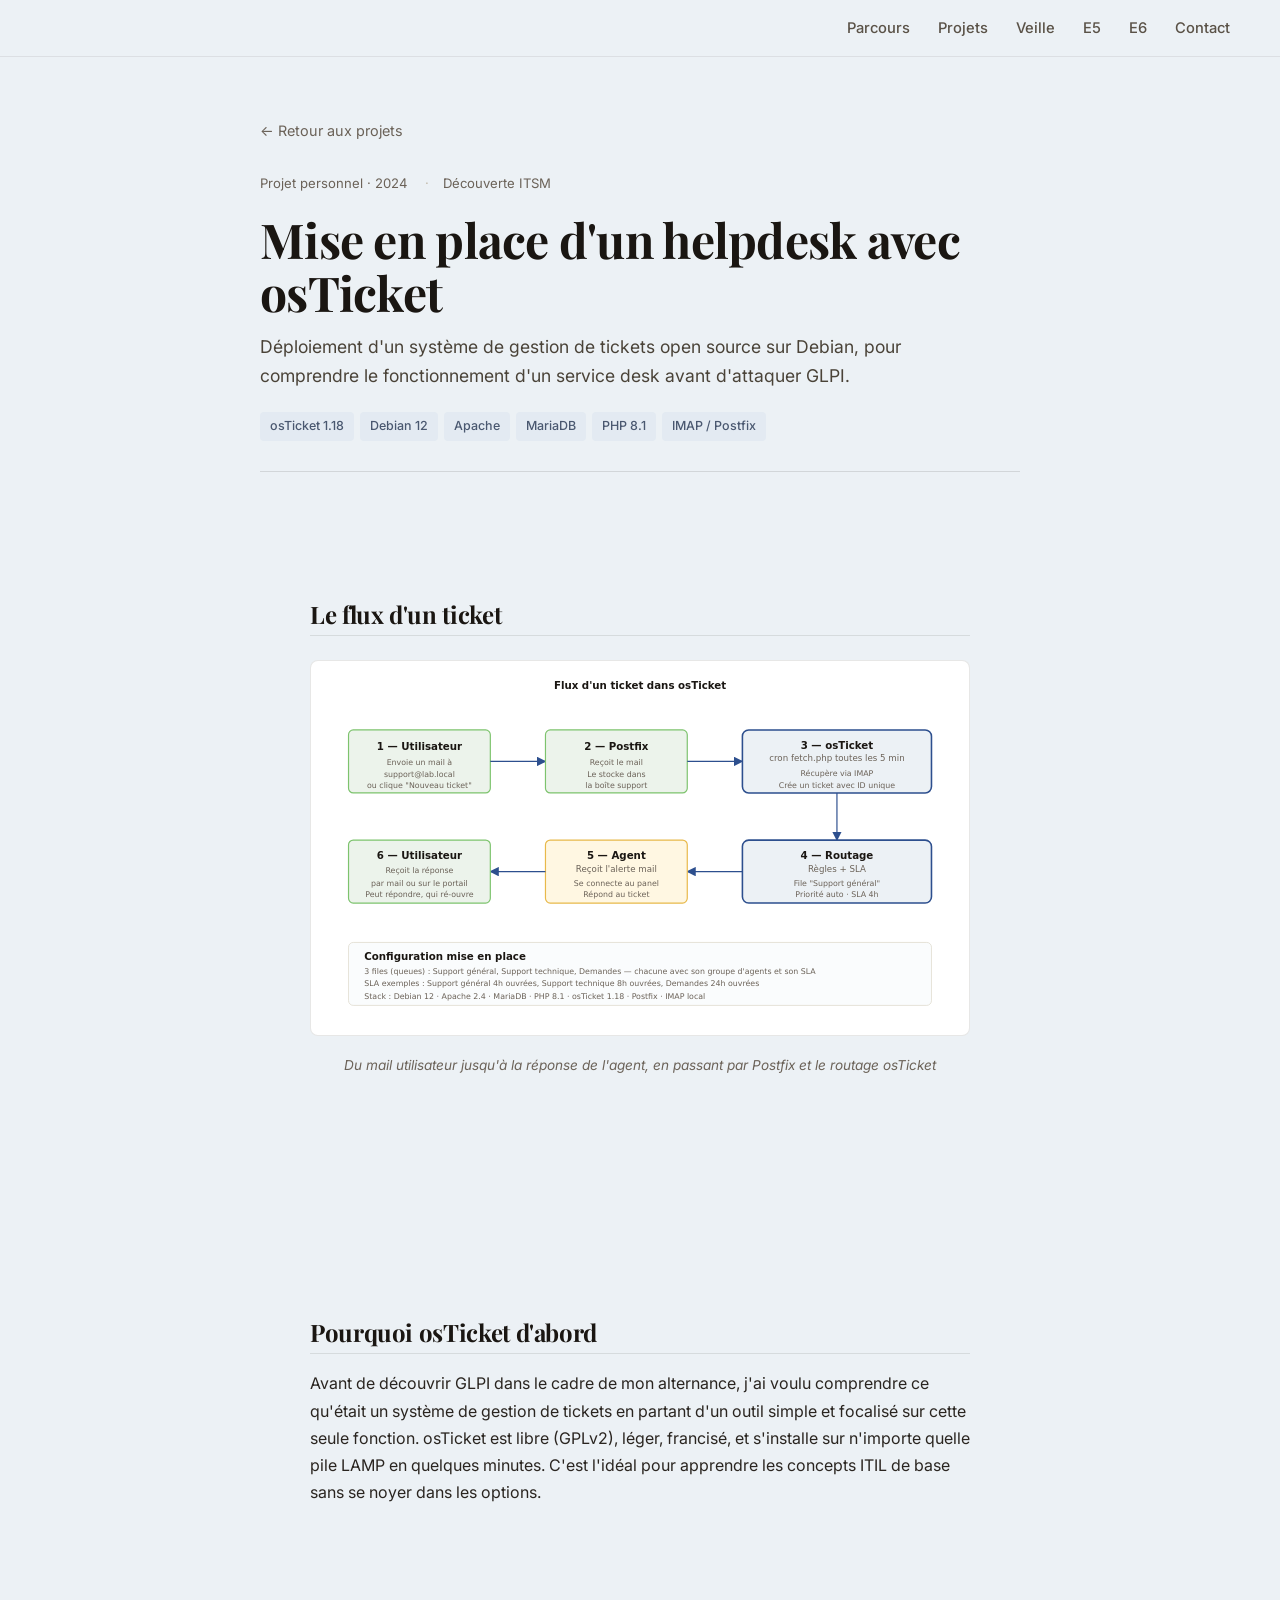
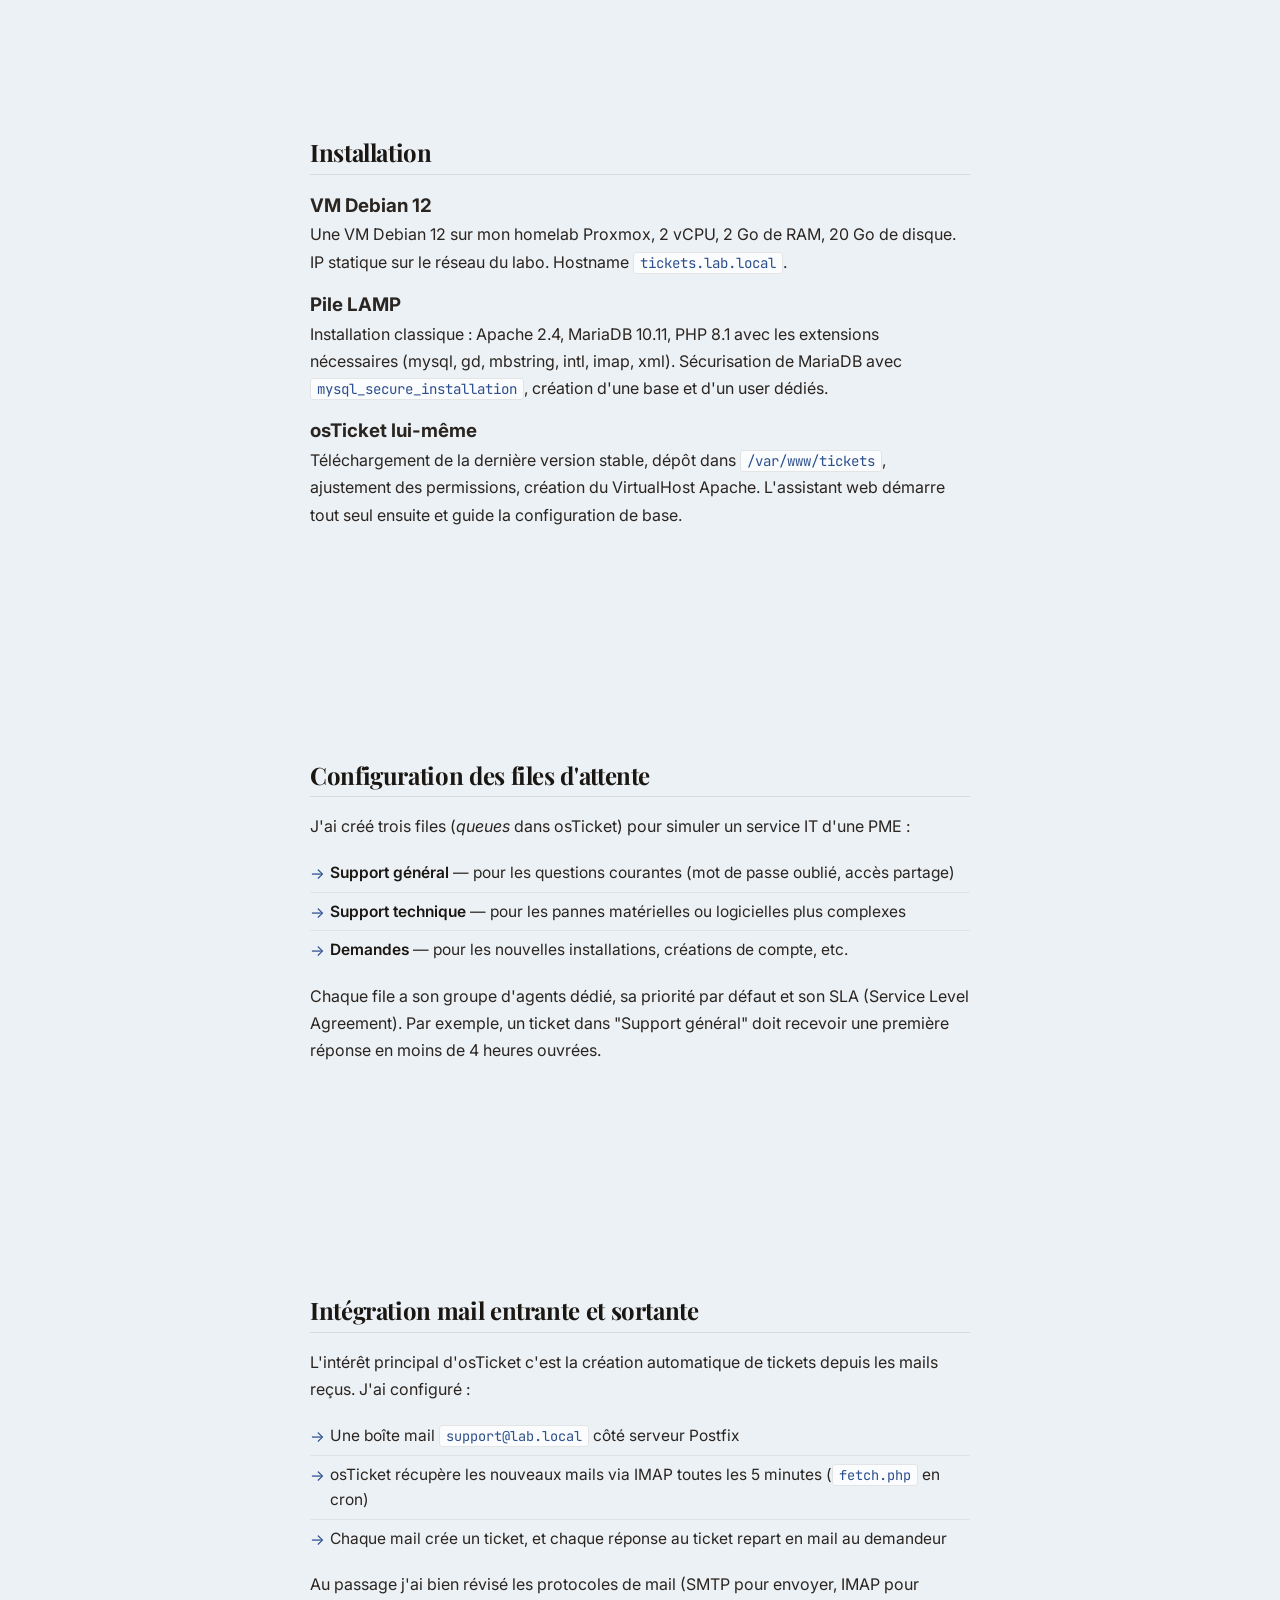
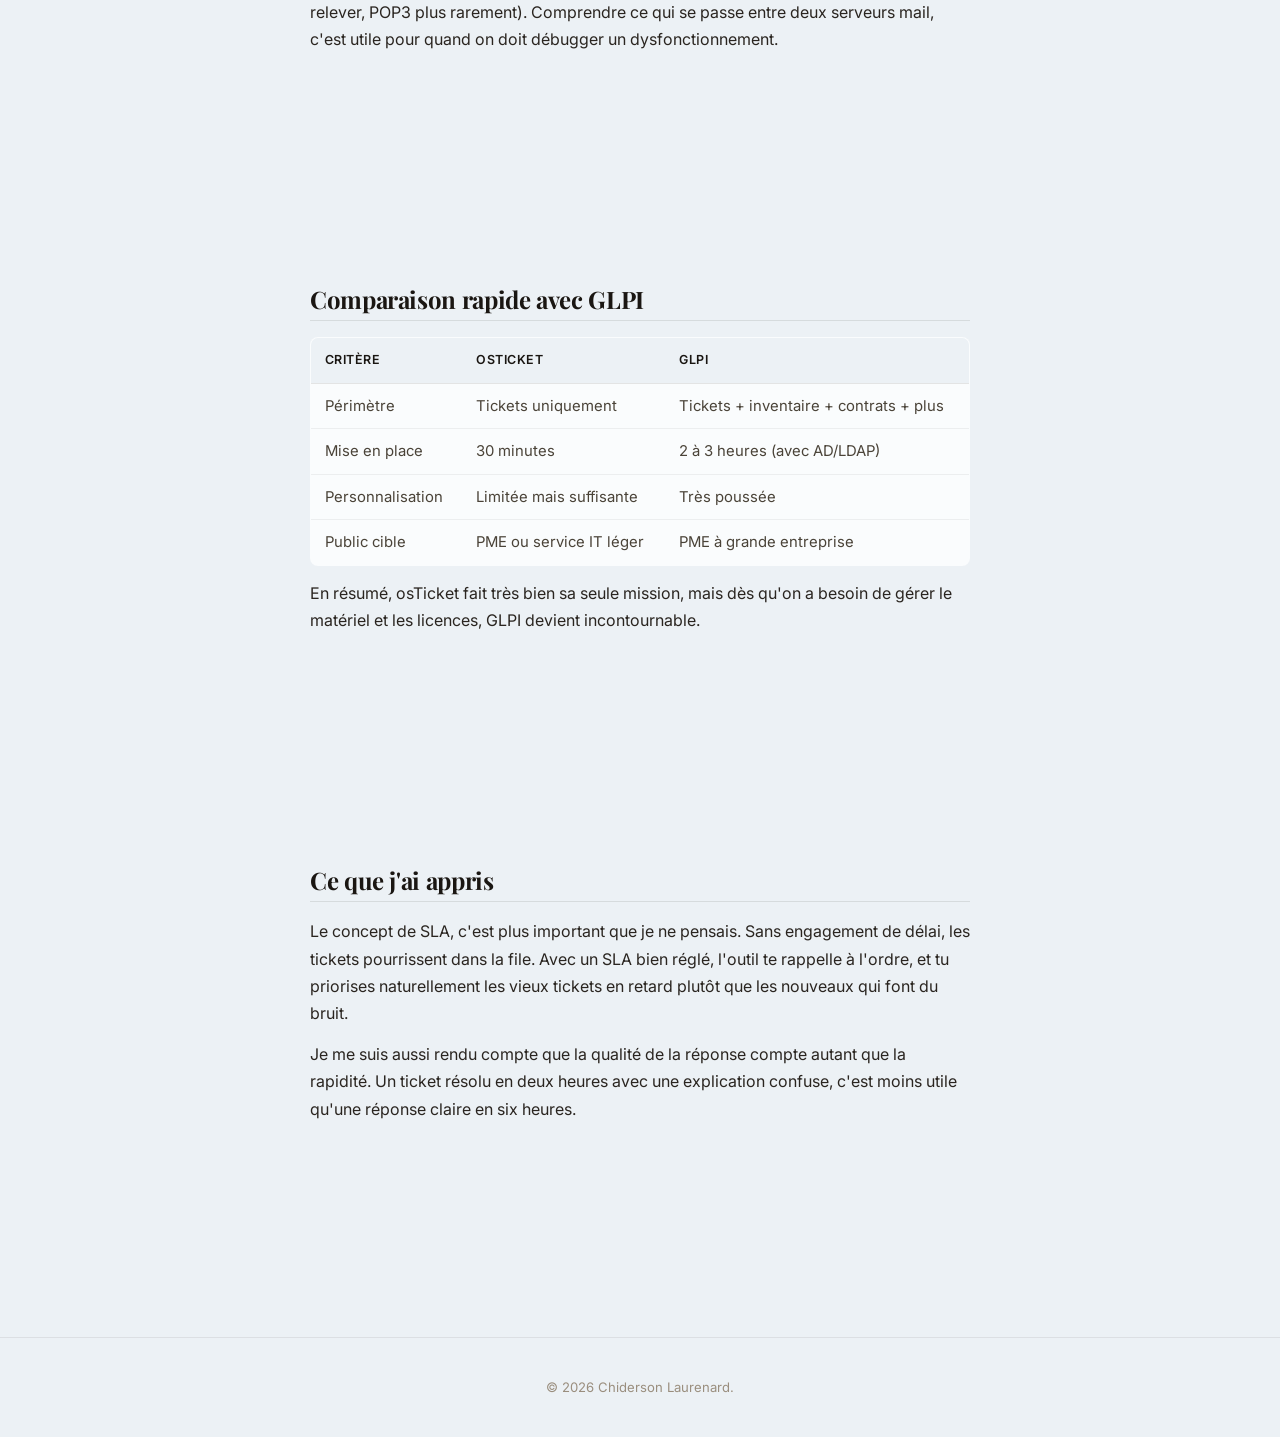
<file: ticket.html>
<!DOCTYPE html>
<html lang="fr">
<head>
<meta charset="UTF-8">
<meta name="viewport" content="width=device-width, initial-scale=1.0">
<title>Helpdesk osTicket — Chiderson Laurenard</title>
<link href="https://fonts.googleapis.com/css2?family=Playfair+Display:wght@400;600;700&family=Inter:wght@400;500;600;700&family=JetBrains+Mono:wght@400;500&display=swap" rel="stylesheet">
<link rel="stylesheet" href="styles.css">
<link rel="stylesheet" href="projet.css">
</head>
<body>

<header>
  <span class="nom"></span>
  <button class="burger" onclick="document.querySelector('header nav').classList.toggle('open')">≡</button>
  <nav>
    <a href="index.html#apropos">Parcours</a>
    <a href="index.html#projets">Projets</a>
    <a href="index.html#veille">Veille</a>
    <a href="index.html#e5">E5</a>
    <a href="index.html#e6">E6</a>
    <a href="index.html#contact">Contact</a>
  </nav>
</header>


<article class="projet-page">

  <a href="index.html#projets" class="retour">← Retour aux projets</a>

  <div class="projet-tete">
    <div class="meta-projet">
      <span>Projet personnel · 2024</span>
      <span>Découverte ITSM</span>
    </div>
    <h1>Mise en place d'un helpdesk avec osTicket</h1>
    <p class="sous-titre">
      Déploiement d'un système de gestion de tickets open source sur Debian, pour comprendre le fonctionnement d'un service desk avant d'attaquer GLPI.
    </p>
    <div class="techno-pills">
      <span>osTicket 1.18</span>
      <span>Debian 12</span>
      <span>Apache</span>
      <span>MariaDB</span>
      <span>PHP 8.1</span>
      <span>IMAP / Postfix</span>
    </div>
  </div>


  <section class="bloc-projet">
    <h2>Le flux d'un ticket</h2>
    <figure>
      <img src="img/ticket/architecture.svg" alt="Flux d'un ticket dans osTicket">
      <figcaption>Du mail utilisateur jusqu'à la réponse de l'agent, en passant par Postfix et le routage osTicket</figcaption>
    </figure>
  </section>


  <section class="bloc-projet">
    <h2>Pourquoi osTicket d'abord</h2>
    <p>
      Avant de découvrir GLPI dans le cadre de mon alternance, j'ai voulu comprendre ce qu'était un système de gestion de tickets en partant d'un outil simple et focalisé sur cette seule fonction. osTicket est libre (GPLv2), léger, francisé, et s'installe sur n'importe quelle pile LAMP en quelques minutes. C'est l'idéal pour apprendre les concepts ITIL de base sans se noyer dans les options.
    </p>
  </section>


  <section class="bloc-projet">
    <h2>Installation</h2>
    <h3>VM Debian 12</h3>
    <p>
      Une VM Debian 12 sur mon homelab Proxmox, 2 vCPU, 2 Go de RAM, 20 Go de disque. IP statique sur le réseau du labo. Hostname <code>tickets.lab.local</code>.
    </p>
    <h3>Pile LAMP</h3>
    <p>
      Installation classique : Apache 2.4, MariaDB 10.11, PHP 8.1 avec les extensions nécessaires (mysql, gd, mbstring, intl, imap, xml). Sécurisation de MariaDB avec <code>mysql_secure_installation</code>, création d'une base et d'un user dédiés.
    </p>
    <h3>osTicket lui-même</h3>
    <p>
      Téléchargement de la dernière version stable, dépôt dans <code>/var/www/tickets</code>, ajustement des permissions, création du VirtualHost Apache. L'assistant web démarre tout seul ensuite et guide la configuration de base.
    </p>
  </section>


  <section class="bloc-projet">
    <h2>Configuration des files d'attente</h2>
    <p>
      J'ai créé trois files (<i>queues</i> dans osTicket) pour simuler un service IT d'une PME :
    </p>
    <ul class="puces">
      <li><b>Support général</b> — pour les questions courantes (mot de passe oublié, accès partage)</li>
      <li><b>Support technique</b> — pour les pannes matérielles ou logicielles plus complexes</li>
      <li><b>Demandes</b> — pour les nouvelles installations, créations de compte, etc.</li>
    </ul>
    <p>
      Chaque file a son groupe d'agents dédié, sa priorité par défaut et son SLA (Service Level Agreement). Par exemple, un ticket dans "Support général" doit recevoir une première réponse en moins de 4 heures ouvrées.
    </p>
  </section>


  <section class="bloc-projet">
    <h2>Intégration mail entrante et sortante</h2>
    <p>
      L'intérêt principal d'osTicket c'est la création automatique de tickets depuis les mails reçus. J'ai configuré :
    </p>
    <ul class="puces">
      <li>Une boîte mail <code>support@lab.local</code> côté serveur Postfix</li>
      <li>osTicket récupère les nouveaux mails via IMAP toutes les 5 minutes (<code>fetch.php</code> en cron)</li>
      <li>Chaque mail crée un ticket, et chaque réponse au ticket repart en mail au demandeur</li>
    </ul>
    <p>
      Au passage j'ai bien révisé les protocoles de mail (SMTP pour envoyer, IMAP pour relever, POP3 plus rarement). Comprendre ce qui se passe entre deux serveurs mail, c'est utile pour quand on doit débugger un dysfonctionnement.
    </p>
  </section>


  <section class="bloc-projet">
    <h2>Comparaison rapide avec GLPI</h2>
    <table class="compa">
      <thead>
        <tr><th>Critère</th><th>osTicket</th><th>GLPI</th></tr>
      </thead>
      <tbody>
        <tr><td>Périmètre</td><td>Tickets uniquement</td><td>Tickets + inventaire + contrats + plus</td></tr>
        <tr><td>Mise en place</td><td>30 minutes</td><td>2 à 3 heures (avec AD/LDAP)</td></tr>
        <tr><td>Personnalisation</td><td>Limitée mais suffisante</td><td>Très poussée</td></tr>
        <tr><td>Public cible</td><td>PME ou service IT léger</td><td>PME à grande entreprise</td></tr>
      </tbody>
    </table>
    <p>
      En résumé, osTicket fait très bien sa seule mission, mais dès qu'on a besoin de gérer le matériel et les licences, GLPI devient incontournable.
    </p>
  </section>


  <section class="bloc-projet">
    <h2>Ce que j'ai appris</h2>
    <p>
      Le concept de SLA, c'est plus important que je ne pensais. Sans engagement de délai, les tickets pourrissent dans la file. Avec un SLA bien réglé, l'outil te rappelle à l'ordre, et tu priorises naturellement les vieux tickets en retard plutôt que les nouveaux qui font du bruit.
    </p>
    <p>
      Je me suis aussi rendu compte que la qualité de la réponse compte autant que la rapidité. Un ticket résolu en deux heures avec une explication confuse, c'est moins utile qu'une réponse claire en six heures.
    </p>
  </section>

</article>


<footer>
  <p class="copy">© 2026 Chiderson Laurenard.</p>
</footer>

<script src="script.js"></script>
</body>
</html>
</file>
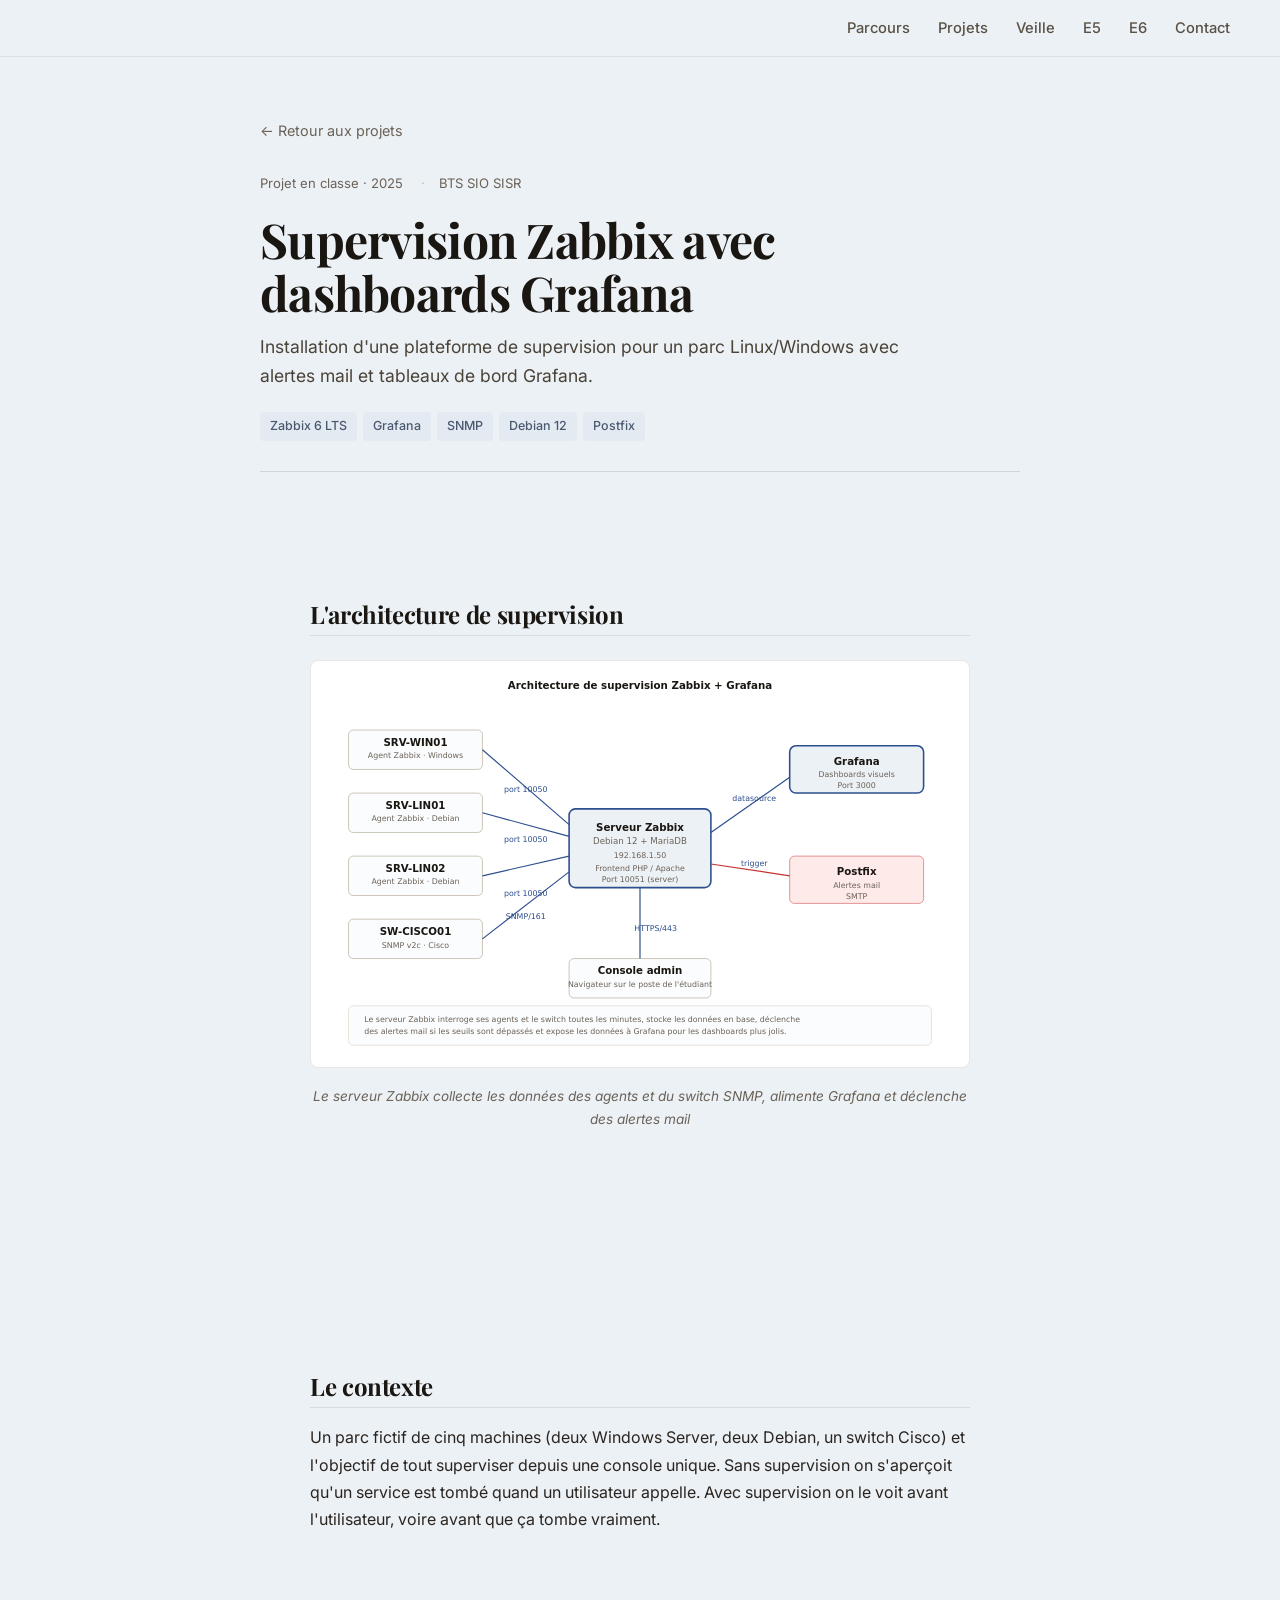
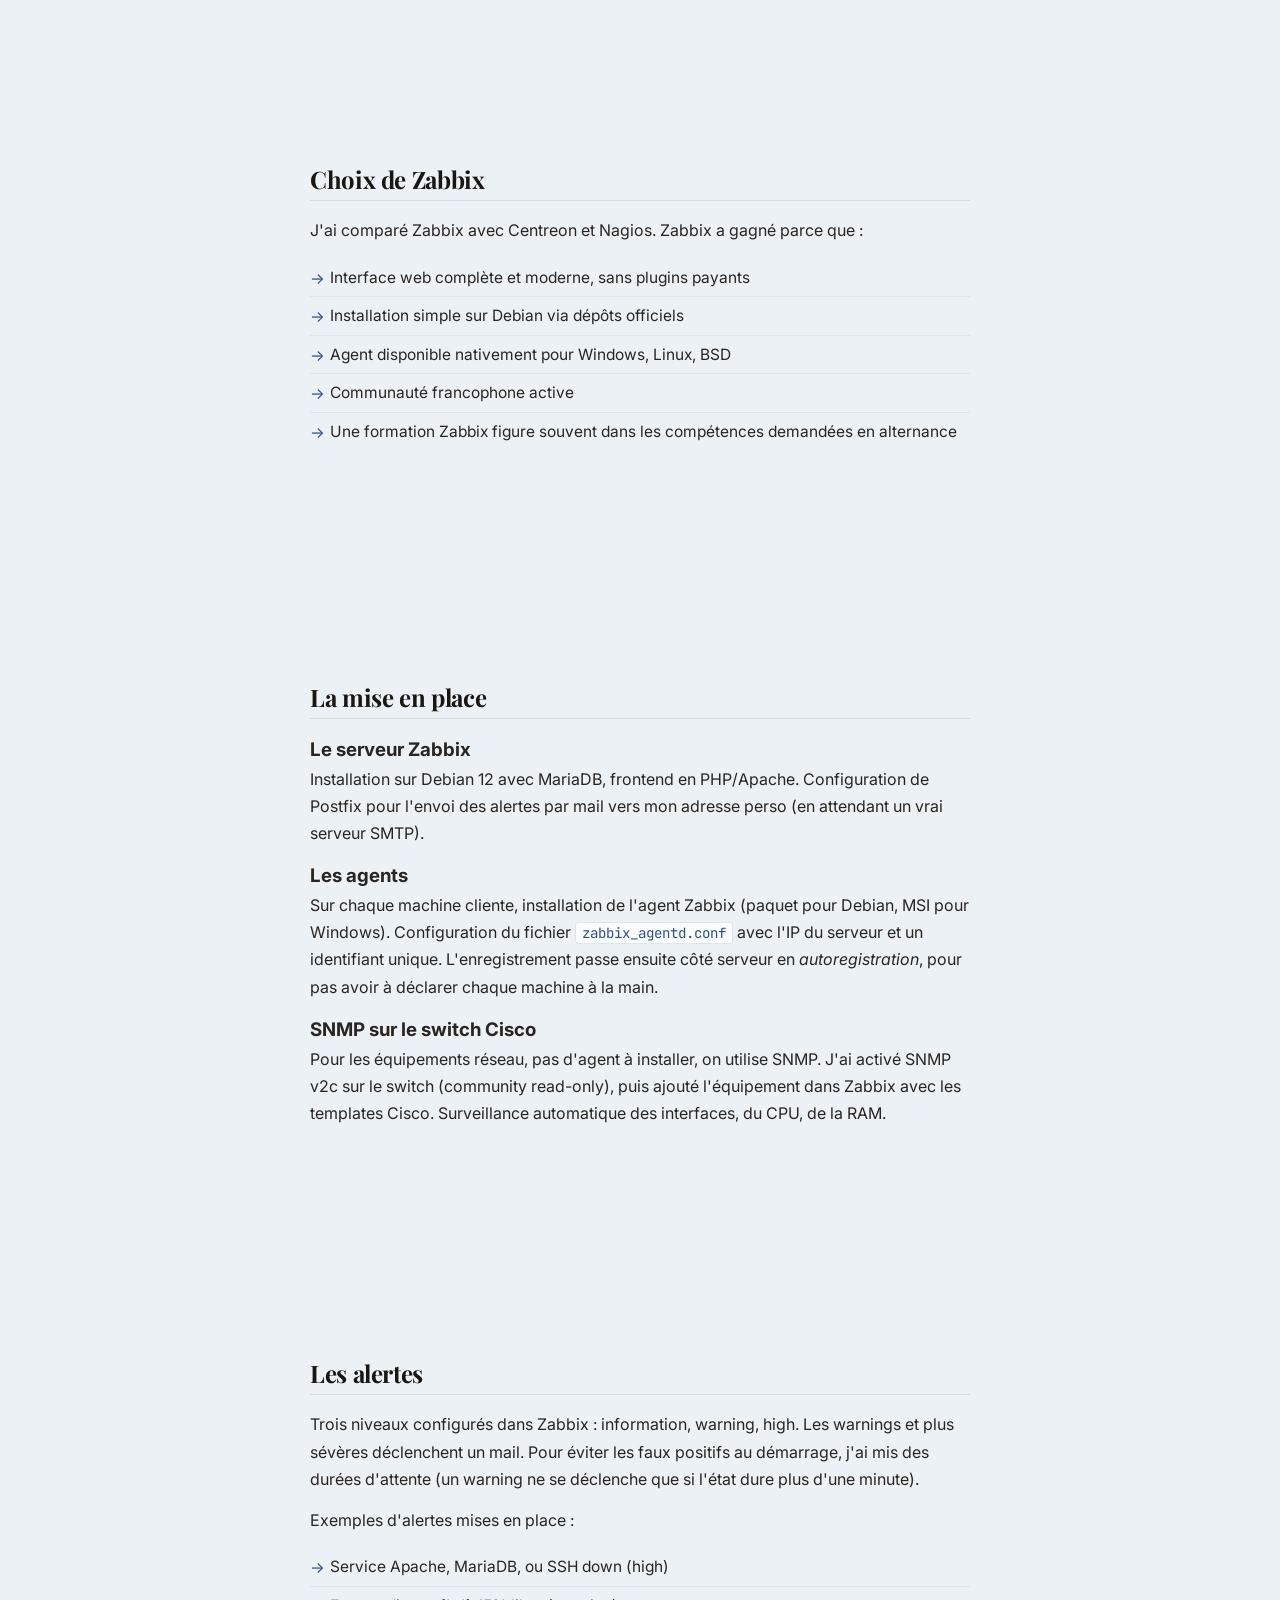
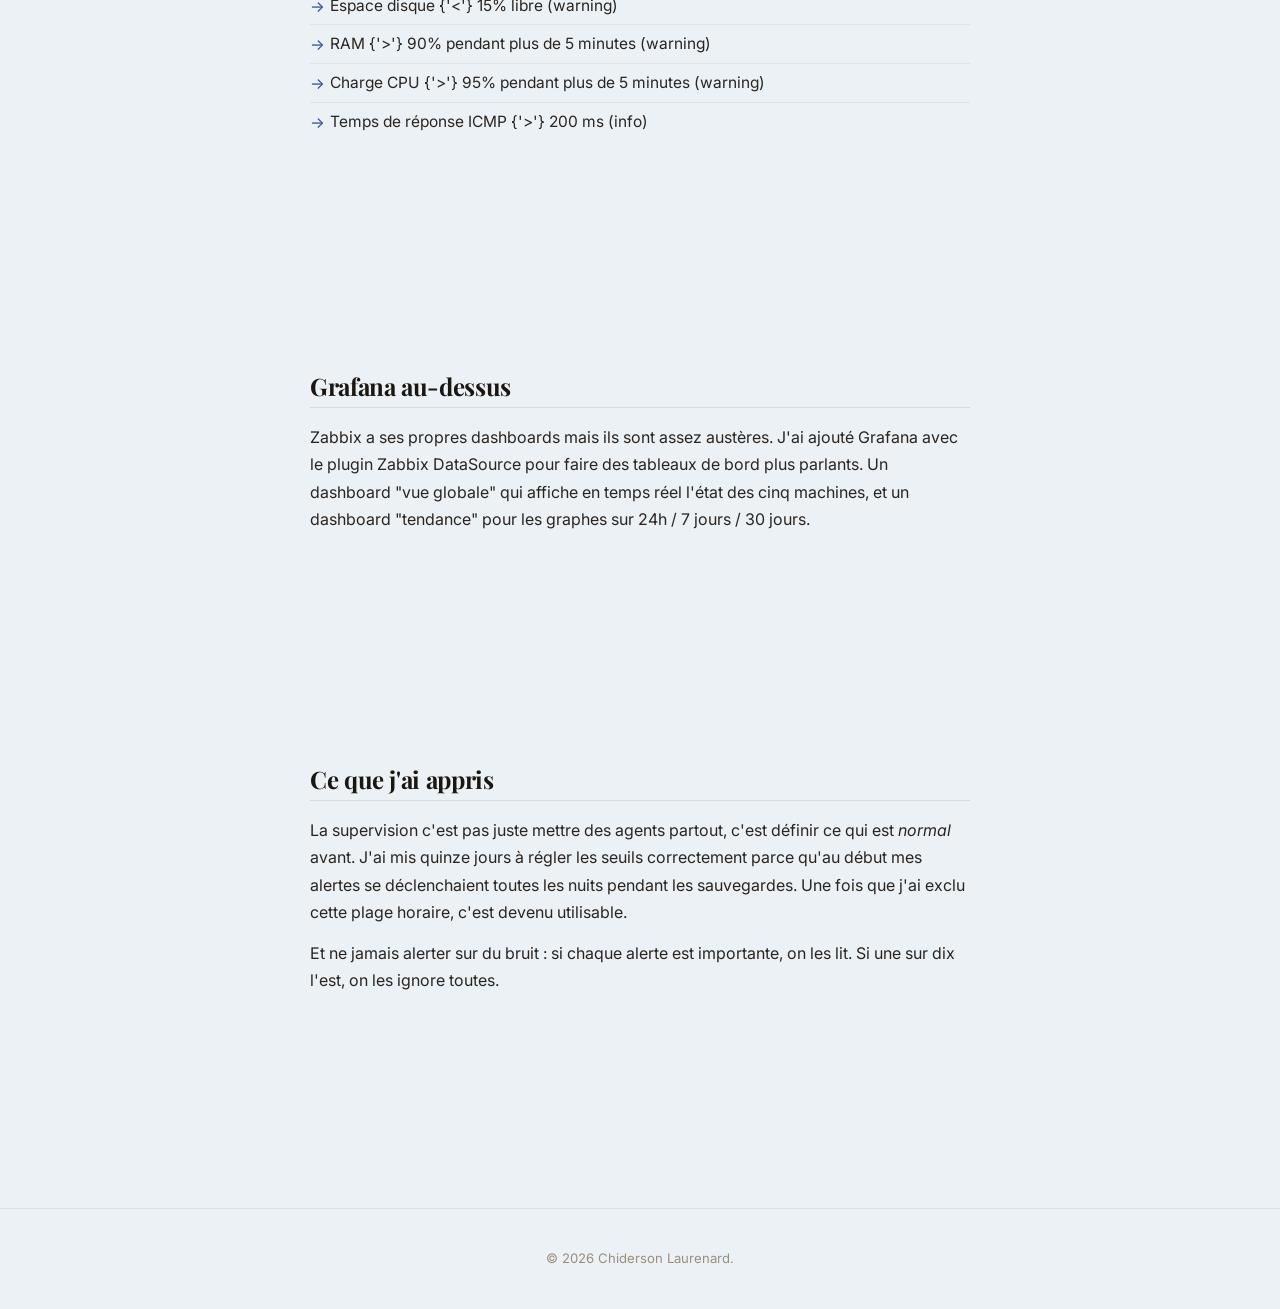
<file: zabbix.html>
<!DOCTYPE html>
<html lang="fr">
<head>
<meta charset="UTF-8">
<meta name="viewport" content="width=device-width, initial-scale=1.0">
<title>Supervision Zabbix + Grafana — Chiderson Laurenard</title>
<link href="https://fonts.googleapis.com/css2?family=Playfair+Display:wght@400;600;700&family=Inter:wght@400;500;600;700&family=JetBrains+Mono:wght@400;500&display=swap" rel="stylesheet">
<link rel="stylesheet" href="styles.css">
<link rel="stylesheet" href="projet.css">
</head>
<body>

<header>
  <span class="nom"></span>
  <button class="burger" onclick="document.querySelector('header nav').classList.toggle('open')">≡</button>
  <nav>
    <a href="index.html#apropos">Parcours</a>
    <a href="index.html#projets">Projets</a>
    <a href="index.html#veille">Veille</a>
    <a href="index.html#e5">E5</a>
    <a href="index.html#e6">E6</a>
    <a href="index.html#contact">Contact</a>
  </nav>
</header>


<article class="projet-page">

  <a href="index.html#projets" class="retour">← Retour aux projets</a>

  <div class="projet-tete">
    <div class="meta-projet">
      <span>Projet en classe · 2025</span>
      <span>BTS SIO SISR</span>
    </div>
    <h1>Supervision Zabbix avec dashboards Grafana</h1>
    <p class="sous-titre">
      Installation d'une plateforme de supervision pour un parc Linux/Windows avec alertes mail et tableaux de bord Grafana.
    </p>
    <div class="techno-pills">
      <span>Zabbix 6 LTS</span>
      <span>Grafana</span>
      <span>SNMP</span>
      <span>Debian 12</span>
      <span>Postfix</span>
    </div>
  </div>


  <section class="bloc-projet">
    <h2>L'architecture de supervision</h2>
    <figure>
      <img src="img/zabbix/architecture.svg" alt="Architecture de supervision Zabbix">
      <figcaption>Le serveur Zabbix collecte les données des agents et du switch SNMP, alimente Grafana et déclenche des alertes mail</figcaption>
    </figure>
  </section>


  <section class="bloc-projet">
    <h2>Le contexte</h2>
    <p>
      Un parc fictif de cinq machines (deux Windows Server, deux Debian, un switch Cisco) et l'objectif de tout superviser depuis une console unique. Sans supervision on s'aperçoit qu'un service est tombé quand un utilisateur appelle. Avec supervision on le voit avant l'utilisateur, voire avant que ça tombe vraiment.
    </p>
  </section>


  <section class="bloc-projet">
    <h2>Choix de Zabbix</h2>
    <p>
      J'ai comparé Zabbix avec Centreon et Nagios. Zabbix a gagné parce que :
    </p>
    <ul class="puces">
      <li>Interface web complète et moderne, sans plugins payants</li>
      <li>Installation simple sur Debian via dépôts officiels</li>
      <li>Agent disponible nativement pour Windows, Linux, BSD</li>
      <li>Communauté francophone active</li>
      <li>Une formation Zabbix figure souvent dans les compétences demandées en alternance</li>
    </ul>
  </section>


  <section class="bloc-projet">
    <h2>La mise en place</h2>
    <h3>Le serveur Zabbix</h3>
    <p>
      Installation sur Debian 12 avec MariaDB, frontend en PHP/Apache. Configuration de Postfix pour l'envoi des alertes par mail vers mon adresse perso (en attendant un vrai serveur SMTP).
    </p>
    <h3>Les agents</h3>
    <p>
      Sur chaque machine cliente, installation de l'agent Zabbix (paquet pour Debian, MSI pour Windows). Configuration du fichier <code>zabbix_agentd.conf</code> avec l'IP du serveur et un identifiant unique. L'enregistrement passe ensuite côté serveur en <i>autoregistration</i>, pour pas avoir à déclarer chaque machine à la main.
    </p>
    <h3>SNMP sur le switch Cisco</h3>
    <p>
      Pour les équipements réseau, pas d'agent à installer, on utilise SNMP. J'ai activé SNMP v2c sur le switch (community read-only), puis ajouté l'équipement dans Zabbix avec les templates Cisco. Surveillance automatique des interfaces, du CPU, de la RAM.
    </p>
  </section>


  <section class="bloc-projet">
    <h2>Les alertes</h2>
    <p>
      Trois niveaux configurés dans Zabbix : information, warning, high. Les warnings et plus sévères déclenchent un mail. Pour éviter les faux positifs au démarrage, j'ai mis des durées d'attente (un warning ne se déclenche que si l'état dure plus d'une minute).
    </p>
    <p>
      Exemples d'alertes mises en place :
    </p>
    <ul class="puces">
      <li>Service Apache, MariaDB, ou SSH down (high)</li>
      <li>Espace disque {'<'} 15% libre (warning)</li>
      <li>RAM {'>'} 90% pendant plus de 5 minutes (warning)</li>
      <li>Charge CPU {'>'} 95% pendant plus de 5 minutes (warning)</li>
      <li>Temps de réponse ICMP {'>'} 200 ms (info)</li>
    </ul>
  </section>


  <section class="bloc-projet">
    <h2>Grafana au-dessus</h2>
    <p>
      Zabbix a ses propres dashboards mais ils sont assez austères. J'ai ajouté Grafana avec le plugin Zabbix DataSource pour faire des tableaux de bord plus parlants. Un dashboard "vue globale" qui affiche en temps réel l'état des cinq machines, et un dashboard "tendance" pour les graphes sur 24h / 7 jours / 30 jours.
    </p>
  </section>


  <section class="bloc-projet">
    <h2>Ce que j'ai appris</h2>
    <p>
      La supervision c'est pas juste mettre des agents partout, c'est définir ce qui est <i>normal</i> avant. J'ai mis quinze jours à régler les seuils correctement parce qu'au début mes alertes se déclenchaient toutes les nuits pendant les sauvegardes. Une fois que j'ai exclu cette plage horaire, c'est devenu utilisable.
    </p>
    <p>
      Et ne jamais alerter sur du bruit : si chaque alerte est importante, on les lit. Si une sur dix l'est, on les ignore toutes.
    </p>
  </section>

</article>


<footer>
  <p class="copy">© 2026 Chiderson Laurenard.</p>
</footer>

<script src="script.js"></script>
</body>
</html>
</file>
<file: styles.css>
/* portfolio chiderson */

* { box-sizing: border-box; margin: 0; padding: 0; }

body {
  font-family: 'Inter', system-ui, sans-serif;
  font-size: 16px;
  line-height: 1.65;
  color: #2a2520;
  background: #ecf1f5;
}

a { color: #2d4f8e; text-decoration: none; }
a:hover { text-decoration: underline; }
ul, ol { list-style: none; }
strong, b { font-weight: 600; color: #1a1612; }


/* header */
header {
  position: sticky;
  top: 0;
  background: rgba(236, 241, 245, 0.94);
  backdrop-filter: blur(10px);
  -webkit-backdrop-filter: blur(10px);
  display: flex;
  justify-content: space-between;
  align-items: center;
  padding: 16px 50px;
  z-index: 50;
  border-bottom: 1px solid rgba(26, 22, 18, 0.08);
}

.nom {
  font-family: 'Playfair Display', serif;
  font-weight: 600;
  color: #1a1612;
  text-decoration: none;
  font-size: 1.1rem;
}

header nav { display: flex; gap: 28px; }

header nav a {
  color: #5a5247;
  text-decoration: none;
  font-size: 0.92rem;
  font-weight: 500;
}

header nav a:hover { color: #2d4f8e; }

.burger {
  display: none;
  background: transparent;
  border: 0;
  font-size: 1.6rem;
  cursor: pointer;
  color: #1a1612;
}


/* sections */
section {
  max-width: 1180px;
  margin: 0 auto;
  padding: 90px 50px;
  scroll-margin-top: 80px;
}

h1, h2 {
  font-family: 'Playfair Display', serif;
  color: #1a1612;
  letter-spacing: -0.015em;
  font-weight: 700;
  line-height: 1.05;
}


/* accueil */
.accueil {
  padding: 90px 50px 70px;
}

.dispo {
  display: inline-flex;
  align-items: center;
  gap: 9px;
  background: #fff;
  border: 1px solid rgba(26, 22, 18, 0.1);
  padding: 7px 16px;
  border-radius: 100px;
  font-size: 0.85rem;
  color: #4a4338;
  margin-bottom: 30px;
}

.point {
  width: 8px;
  height: 8px;
  background: #5a9970;
  border-radius: 50%;
  box-shadow: 0 0 0 4px rgba(90, 153, 112, 0.18);
  animation: pulse 2.5s ease-in-out infinite;
}

@keyframes pulse {
  0%, 100% { opacity: 1; }
  50%      { opacity: 0.5; }
}

.accueil h1 {
  font-size: clamp(3.2rem, 8vw, 6.5rem);
  font-weight: 700;
  margin-bottom: 28px;
  letter-spacing: -0.025em;
}

.accueil h1::after {
  content: "";
}

.presentation {
  font-size: 1.12rem;
  color: #4a4338;
  max-width: 60ch;
  margin-bottom: 28px;
  line-height: 1.65;
}

.liens {
  display: flex;
  gap: 12px;
  flex-wrap: wrap;
  margin-bottom: 50px;
}

.cta {
  display: inline-flex;
  align-items: center;
  background: #1a1612;
  color: #fff;
  padding: 12px 24px;
  border-radius: 100px;
  font-weight: 500;
  font-size: 0.93rem;
  text-decoration: none;
  border: 1px solid #1a1612;
}

.cta:hover {
  background: #2a2520;
  text-decoration: none;
  color: #fff;
}

.cta.vide {
  background: transparent;
  color: #1a1612;
  border-color: rgba(26, 22, 18, 0.2);
}

.cta.vide:hover {
  background: #fff;
  border-color: #1a1612;
}


.hero-meta {
  display: grid;
  grid-template-columns: repeat(4, 1fr);
  gap: 22px;
  padding-top: 30px;
  border-top: 1px solid rgba(26, 22, 18, 0.1);
  max-width: 700px;
}

.hero-meta div {
  display: flex;
  flex-direction: column;
  gap: 4px;
}

.hero-meta span {
  font-size: 0.78rem;
  color: #9a8e7e;
  font-weight: 500;
}

.hero-meta div { font-size: 0.92rem; color: #2a2520; font-weight: 500; }


/* titre de section avec numéro */
.titre-section {
  display: flex;
  align-items: baseline;
  gap: 20px;
  margin-bottom: 14px;
  padding-bottom: 18px;
  border-bottom: 1px solid rgba(26, 22, 18, 0.12);
}

.titre-section .num {
  font-family: 'Playfair Display', serif;
  font-size: 1.1rem;
  font-weight: 400;
  color: #2d4f8e;
  letter-spacing: 0.05em;
}

.titre-section h2 {
  font-size: clamp(2.2rem, 4.5vw, 3.4rem);
  font-weight: 700;
}

.chapeau {
  font-size: 1.05rem;
  color: #6b6258;
  max-width: 60ch;
  margin: 18px 0 45px;
  line-height: 1.6;
}


/* carte commune */
.carte {
  background: #fafcfd;
  border: 1px solid rgba(26, 22, 18, 0.08);
  border-radius: 14px;
  padding: 28px;
  transition: border-color 0.2s, transform 0.2s;
}

.carte:hover {
  border-color: rgba(45, 79, 142, 0.35);
}

.carte h3 {
  font-family: 'Playfair Display', serif;
  font-size: 1.35rem;
  font-weight: 600;
  color: #1a1612;
  margin-bottom: 18px;
  line-height: 1.2;
}


/* duo */
.duo {
  display: grid;
  grid-template-columns: 1fr 1fr;
  gap: 22px;
}


/* fiche d'identité */
.fiche-id {
  list-style: none;
  padding: 0;
  margin: 0;
}

.fiche-id li {
  display: grid;
  grid-template-columns: 110px 1fr;
  gap: 12px;
  padding: 8px 0;
  border-bottom: 1px solid rgba(26, 22, 18, 0.08);
  font-size: 0.93rem;
  color: #1a1612;
}

.fiche-id li:last-child { border-bottom: 0; }

.fiche-id li span {
  font-size: 0.78rem;
  color: #9a8e7e;
  font-weight: 500;
  letter-spacing: 0.04em;
  text-transform: uppercase;
  align-self: center;
}


/* chronologie verticale */
.timeline-vert {
  list-style: none;
  padding: 0;
  margin: 16px 0 0;
  border-left: 2px solid rgba(45, 79, 142, 0.25);
  margin-left: 8px;
}

.t-item {
  position: relative;
  padding: 0 0 26px 28px;
}

.t-item:last-child { padding-bottom: 0; }

.t-item::before {
  content: "";
  position: absolute;
  top: 6px;
  left: -8px;
  width: 14px;
  height: 14px;
  border-radius: 50%;
  background: #2d4f8e;
  border: 3px solid #ecf1f5;
}

.t-date {
  font-size: 0.78rem;
  font-weight: 600;
  color: #2d4f8e;
  letter-spacing: 0.04em;
  margin-bottom: 4px;
}

.t-titre {
  font-family: 'Playfair Display', serif;
  font-size: 1.2rem;
  font-weight: 600;
  color: #1a1612;
  margin-bottom: 2px;
}

.t-sub {
  font-size: 0.92rem;
  color: #6b6258;
  margin-bottom: 8px;
}

.t-item p {
  font-size: 0.93rem;
  color: #4a4338;
  line-height: 1.55;
  margin: 0;
  max-width: 65ch;
}


/* parcours */
.parcours li {
  margin-bottom: 18px;
  font-size: 0.96rem;
  padding-left: 14px;
  border-left: 2px solid rgba(26, 22, 18, 0.12);
}

.parcours li:last-child { margin-bottom: 0; }

.parcours .annee {
  display: block;
  font-size: 0.78rem;
  font-weight: 600;
  color: #2d4f8e;
  letter-spacing: 0.05em;
  margin-bottom: 4px;
}

.parcours b { display: block; color: #1a1612; }

.parcours em {
  display: block;
  font-style: normal;
  font-size: 0.9rem;
  color: #6b6258;
  margin-top: 2px;
}


/* listes texte */
.liste li {
  padding: 10px 0 10px 22px;
  position: relative;
  font-size: 0.95rem;
  color: #4a4338;
  border-bottom: 1px solid rgba(26, 22, 18, 0.06);
}

.liste li:last-child { border: 0; }

.liste li::before {
  content: "→";
  position: absolute;
  left: 0;
  top: 9px;
  color: #2d4f8e;
  font-size: 0.9rem;
}


/* skills */
.grille-skills {
  display: grid;
  grid-template-columns: repeat(3, 1fr);
  gap: 22px;
}

.skills li {
  display: flex;
  justify-content: space-between;
  align-items: baseline;
  gap: 10px;
  padding: 9px 0;
  font-size: 0.93rem;
  color: #4a4338;
  border-bottom: 1px solid rgba(26, 22, 18, 0.06);
}

.skills li:last-child { border: 0; }

.skills em {
  font-style: normal;
  color: #2d4f8e;
  font-size: 0.82rem;
  white-space: nowrap;
  font-weight: 500;
}


/* grille 3 colonnes */
.grille-3 {
  display: grid;
  grid-template-columns: repeat(3, 1fr);
  gap: 22px;
}


/* ligne haut des cartes */
.ligne-haut {
  display: flex;
  justify-content: space-between;
  align-items: flex-start;
  gap: 10px;
  margin-bottom: 16px;
}

.date {
  font-family: 'Inter', sans-serif;
  font-size: 0.78rem;
  font-weight: 500;
  letter-spacing: 0.08em;
  color: #9a8e7e;
  text-transform: uppercase;
  padding-top: 4px;
  white-space: nowrap;
}

.tags {
  display: flex;
  gap: 6px;
  flex-wrap: wrap;
  justify-content: flex-end;
}

.tag {
  display: inline-block;
  font-size: 0.74rem;
  font-weight: 500;
  padding: 4px 10px;
  border-radius: 4px;
  background: #e3eaf2;
  color: #4a5870;
  border: 1px solid rgba(26, 22, 18, 0.06);
  white-space: nowrap;
}


/* projets / actus */
.projet h3,
.actu h3 {
  font-size: 1.2rem;
  font-weight: 600;
  margin-bottom: 12px;
}

.projet p,
.actu p {
  font-size: 0.92rem;
  color: #5a5247;
  line-height: 1.55;
  margin-bottom: 12px;
}

.techno {
  font-size: 0.82rem !important;
  color: #9a8e7e !important;
  margin-top: 16px !important;
  margin-bottom: 14px !important;
  padding-top: 14px;
  border-top: 1px solid rgba(26, 22, 18, 0.08);
}

.projet { display: flex; flex-direction: column; }

.voir-projet {
  display: inline-flex;
  align-items: center;
  align-self: flex-start;
  margin-top: auto;
  background: #1a1612;
  color: #fff;
  padding: 9px 18px;
  border-radius: 100px;
  font-size: 0.85rem;
  font-weight: 500;
  text-decoration: none;
  transition: background 0.15s;
}

.voir-projet:hover {
  background: #2d4f8e;
  color: #fff;
  text-decoration: none;
}


/* veille — catégories */
.categories-veille {
  display: flex;
  gap: 8px;
  flex-wrap: wrap;
  margin-bottom: 30px;
  padding-bottom: 16px;
  border-bottom: 1px solid rgba(26, 22, 18, 0.12);
}

.cat-btn {
  background: transparent;
  border: 1px solid rgba(26, 22, 18, 0.18);
  padding: 9px 20px;
  border-radius: 6px;
  font-family: inherit;
  font-size: 0.92rem;
  font-weight: 500;
  color: #4a4338;
  cursor: pointer;
  transition: all 0.15s;
}

.cat-btn:hover { border-color: #1a1612; color: #1a1612; }

.cat-btn.actif {
  background: #1a1612;
  color: #fff;
  border-color: #1a1612;
}


/* "ce que j'en retiens" */
.ce-que {
  background: #ecf1f5 !important;
  padding: 12px 14px !important;
  border-radius: 8px;
  font-size: 0.88rem !important;
  margin-bottom: 14px !important;
  color: #5a5247 !important;
  border-left: 2px solid #2d4f8e;
}

.ce-que b { color: #1a1612; font-weight: 600; }


/* source link */
.source {
  display: inline-flex;
  align-items: center;
  gap: 6px;
  color: #2d4f8e;
  font-size: 0.88rem;
  font-weight: 500;
  margin-top: 4px;
}

.source:hover { color: #1a3870; }

.actu { display: flex; flex-direction: column; }
.actu .source { margin-top: auto; }


/* épreuve E5 */

.btn-tableau {
  display: inline-flex;
  align-items: center;
  gap: 8px;
  background: #2d4f8e;
  color: #fff;
  padding: 11px 22px;
  border-radius: 100px;
  font-weight: 500;
  font-size: 0.93rem;
  margin-bottom: 40px;
}

.btn-tableau:hover {
  background: #1a3870;
  text-decoration: none;
  color: #fff;
}

.ss-titre {
  font-family: 'Playfair Display', serif;
  font-size: 1.4rem;
  font-weight: 600;
  color: #1a1612;
  margin: 30px 0 16px;
}

.legendes { padding: 22px 26px; }

.legende-list {
  display: grid;
  grid-template-columns: 1fr 1fr;
  gap: 10px 20px;
  list-style: none;
  padding: 0;
  margin: 0;
}

.legende-list li {
  display: flex;
  align-items: center;
  gap: 10px;
  font-size: 0.92rem;
  color: #2a2520;
}

.cube {
  display: inline-block;
  width: 14px;
  height: 14px;
  border-radius: 3px;
  flex-shrink: 0;
}


/* fiche de synthèse — tableau */
.synth-wrapper {
  overflow-x: auto;
  margin: 16px 0 30px;
  border: 1px solid rgba(26, 22, 18, 0.12);
  border-radius: 6px;
}

.synth-table {
  width: 100%;
  border-collapse: collapse;
  font-size: 0.85rem;
  background: #fff;
  min-width: 980px;
}

.synth-table thead th {
  background: #1a1612;
  color: #fff;
  font-weight: 600;
  padding: 12px 8px;
  vertical-align: middle;
  border-right: 1px solid rgba(255,255,255,0.1);
  font-size: 0.78rem;
  line-height: 1.3;
}

.synth-table th.th-realisation {
  text-align: left;
  padding-left: 14px;
  width: 32%;
}

.synth-table th.th-periode {
  text-align: center;
  width: 70px;
}

.synth-table th.th-comp {
  text-align: center;
  width: 9%;
}

.synth-table th.th-comp .th-sub,
.synth-table .th-sub {
  font-weight: 400;
  font-size: 0.7rem;
}

.synth-table tr.tr-section td {
  background: #ecf1f5;
  font-weight: 600;
  padding: 10px 14px;
  font-size: 0.86rem;
  color: #1a1612;
  border-top: 1px solid rgba(26, 22, 18, 0.12);
  border-bottom: 1px solid rgba(26, 22, 18, 0.12);
}

.synth-table tr.tr-data td {
  padding: 11px 9px;
  border-bottom: 1px solid rgba(26, 22, 18, 0.08);
  border-right: 1px solid rgba(26, 22, 18, 0.06);
  vertical-align: top;
}

.synth-table tr.tr-data:last-child td {
  border-bottom: 0;
}

.synth-table .td-realisation {
  padding-left: 14px;
}

.synth-table .r-titre {
  font-weight: 600;
  color: #1a1612;
  margin-bottom: 4px;
}

.synth-table .r-desc {
  font-size: 0.82rem;
  color: #4a4338;
  line-height: 1.45;
  margin-bottom: 5px;
}

.synth-table .r-docs {
  font-size: 0.75rem;
  color: #9a8e7e;
  font-style: italic;
}

.synth-table .td-periode {
  text-align: center;
  font-size: 0.78rem;
  color: #6b6258;
  white-space: nowrap;
  font-weight: 500;
}

.synth-table .td-check {
  text-align: center;
  background: #ecf3eb;
  color: #4a8c3a;
  font-weight: 700;
  font-size: 1rem;
}

.synth-table .td-empty {
  text-align: center;
}


/* filtres tâches */
.filtres-taches {
  display: flex;
  gap: 8px;
  flex-wrap: wrap;
  margin-bottom: 22px;
}

.filtre-tache {
  background: #fafcfd;
  border: 1px solid rgba(26, 22, 18, 0.12);
  padding: 8px 18px;
  border-radius: 100px;
  font-family: inherit;
  font-size: 0.88rem;
  font-weight: 500;
  color: #4a4338;
  cursor: pointer;
  transition: all 0.15s;
}

.filtre-tache:hover { border-color: #1a1612; color: #1a1612; }

.filtre-tache.actif {
  background: #2d4f8e;
  color: #fff;
  border-color: #2d4f8e;
}


/* cartes tâches */
.tache h4 {
  font-family: 'Playfair Display', serif;
  font-size: 1.1rem;
  font-weight: 600;
  color: #1a1612;
  line-height: 1.25;
  margin: 0 0 10px;
}

.tache p {
  font-size: 0.91rem;
  color: #5a5247;
  line-height: 1.55;
  margin-bottom: 14px;
  flex: 1;
}

.tache { display: flex; flex-direction: column; }

.tache .cubes {
  display: flex;
  gap: 6px;
  flex-wrap: wrap;
  margin-top: auto;
  padding-top: 12px;
  border-top: 1px solid rgba(26, 22, 18, 0.08);
}

.badge-milieu {
  font-size: 0.72rem;
  font-weight: 600;
  padding: 3px 9px;
  border-radius: 4px;
  letter-spacing: 0.03em;
}

.badge-milieu.pro {
  background: #2d4f8e;
  color: #fff;
}

.badge-milieu.scolaire {
  background: #ecf1f5;
  color: #4a5870;
  border: 1px solid rgba(26, 22, 18, 0.08);
}


/* E6 — projet support */
.e6-projet {
  padding: 26px 28px;
}

.e6-projet p {
  font-size: 1rem;
  margin-bottom: 18px;
  max-width: 65ch;
}

.liens-e6 {
  display: flex;
  gap: 14px;
  align-items: center;
  flex-wrap: wrap;
}

.lien-secondaire {
  color: #2d4f8e;
  font-size: 0.92rem;
  font-weight: 500;
  text-decoration: underline;
}

.lien-secondaire:hover { color: #1a3870; }

.e6-competence {
  position: relative;
  padding-left: 28px;
}

.e6-competence > .cube {
  position: absolute;
  top: 30px;
  left: 14px;
  width: 8px;
  height: 50px;
  border-radius: 2px;
}

.e6-competence h4 {
  font-family: 'Playfair Display', serif;
  font-size: 1.1rem;
  font-weight: 600;
  color: #1a1612;
  margin-bottom: 10px;
}

.e6-competence p {
  font-size: 0.92rem;
  color: #5a5247;
  line-height: 1.55;
  margin: 0;
}


/* synthèse */
.tableau-carte { padding: 0; overflow: hidden; }

.scroll { overflow-x: auto; }

#synthese table {
  width: 100%;
  border-collapse: collapse;
  font-size: 0.93rem;
  min-width: 640px;
}

#synthese thead { background: #ecf1f5; }

#synthese th {
  text-align: left;
  padding: 16px 22px;
  font-weight: 600;
  color: #1a1612;
  font-size: 0.78rem;
  letter-spacing: 0.06em;
  text-transform: uppercase;
  border-bottom: 1px solid rgba(26, 22, 18, 0.12);
}

#synthese td {
  padding: 14px 22px;
  color: #4a4338;
  border-bottom: 1px solid rgba(26, 22, 18, 0.06);
}

#synthese tbody tr:last-child td { border-bottom: 0; }
#synthese tbody tr:hover { background: #f3f7fa; }

#synthese td:first-child {
  font-weight: 600;
  color: #2d4f8e;
  white-space: nowrap;
}

#synthese td:last-child {
  color: #4a4338;
  font-weight: 500;
}


/* coord */
.coord li {
  padding: 10px 0;
  border-bottom: 1px solid rgba(26, 22, 18, 0.06);
  font-size: 0.93rem;
  color: #4a4338;
}

.coord li:last-child { border: 0; }

.coord b {
  display: inline-block;
  width: 100px;
  color: #9a8e7e;
  font-weight: 500;
  font-size: 0.78rem;
  letter-spacing: 0.05em;
  text-transform: uppercase;
}


/* form */
form { display: flex; flex-direction: column; gap: 12px; }

form label {
  display: flex;
  flex-direction: column;
  gap: 5px;
  font-size: 0.82rem;
  color: #6b6258;
  font-weight: 500;
}

form input, form textarea {
  padding: 10px 14px;
  font-family: inherit;
  font-size: 0.94rem;
  border: 1px solid rgba(26, 22, 18, 0.12);
  background: #ecf1f5;
  color: #1a1612;
  border-radius: 8px;
  resize: vertical;
}

form input:focus, form textarea:focus {
  outline: none;
  border-color: #2d4f8e;
  background: #fff;
}

form button {
  align-self: flex-start;
  background: #1a1612;
  color: #fff;
  border: 0;
  padding: 11px 24px;
  font-size: 0.93rem;
  font-family: inherit;
  font-weight: 500;
  cursor: pointer;
  border-radius: 100px;
  margin-top: 6px;
}

form button:hover { background: #2a2520; }


/* note fin */
.note-fin {
  font-size: 0.92rem;
  color: #6b6258;
  margin-top: 30px;
  text-align: center;
}


/* footer */
footer {
  border-top: 1px solid rgba(26, 22, 18, 0.08);
  padding: 35px 50px;
  text-align: center;
  color: #6b6258;
  font-size: 0.88rem;
  margin-top: 30px;
}

footer p { margin: 4px 0; }
footer a { color: #2d4f8e; }
footer .copy { font-size: 0.82rem; color: #9a8e7e; }


/* responsive */
@media (max-width: 1000px) {
  .grille-skills, .grille-3 { grid-template-columns: repeat(2, 1fr); }
  .hero-meta { grid-template-columns: repeat(2, 1fr); }
}

@media (max-width: 760px) {
  header { padding: 14px 24px; }
  .burger { display: block; }
  header nav {
    display: none;
    position: absolute;
    top: 100%;
    left: 0;
    right: 0;
    flex-direction: column;
    background: #fafcfd;
    padding: 12px 0;
    gap: 0;
    border-bottom: 1px solid rgba(26, 22, 18, 0.1);
  }
  header nav.open { display: flex; }
  header nav a { padding: 14px 24px; }

  section { padding: 60px 24px; }
  .accueil { padding: 70px 24px 50px; }
  .accueil h1 { font-size: 2.6rem; }
  .grille-skills, .grille-3 { grid-template-columns: 1fr; }
  .duo { grid-template-columns: 1fr; }

  .ligne-haut { flex-direction: column; gap: 8px; }
  .tags { justify-content: flex-start; }

  .titre-section { flex-direction: column; gap: 6px; align-items: flex-start; }

  .coord b { display: block; width: auto; margin-bottom: 2px; }

  footer { padding: 30px 24px; }
}
</file>
<file: projet.css>
/* page projet */

.projet-page {
  max-width: 820px;
  margin: 0 auto;
  padding: 60px 30px 40px;
}

.retour {
  display: inline-block;
  color: #6b6258;
  font-size: 0.9rem;
  margin-bottom: 30px;
  text-decoration: none;
}

.retour:hover { color: #2d4f8e; text-decoration: none; }


/* en-tête de la page */
.projet-tete {
  padding-bottom: 30px;
  border-bottom: 1px solid rgba(26, 22, 18, 0.12);
  margin-bottom: 40px;
}

.meta-projet {
  display: flex;
  flex-wrap: wrap;
  gap: 6px 14px;
  font-size: 0.82rem;
  color: #6b6258;
  margin-bottom: 18px;
}

.meta-projet span:not(:last-child)::after {
  content: " · ";
  color: #c0b8a8;
  margin-left: 14px;
}

.projet-tete h1 {
  font-family: 'Playfair Display', serif;
  font-size: clamp(2rem, 5vw, 3rem);
  font-weight: 700;
  line-height: 1.1;
  color: #1a1612;
  margin-bottom: 14px;
}

.sous-titre {
  font-size: 1.1rem;
  color: #4a4338;
  margin-bottom: 22px;
  max-width: 60ch;
}

.techno-pills {
  display: flex;
  flex-wrap: wrap;
  gap: 6px;
}

.techno-pills span {
  font-size: 0.78rem;
  font-weight: 500;
  background: #e3eaf2;
  color: #4a5870;
  padding: 4px 10px;
  border-radius: 4px;
}


/* blocs */
.bloc-projet {
  margin-bottom: 40px;
}

.bloc-projet h2 {
  font-family: 'Playfair Display', serif;
  font-size: 1.5rem;
  font-weight: 700;
  color: #1a1612;
  margin-bottom: 16px;
  padding-bottom: 8px;
  border-bottom: 1px solid rgba(26, 22, 18, 0.1);
}

.bloc-projet p {
  font-size: 1rem;
  line-height: 1.7;
  color: #2a2520;
  margin-bottom: 14px;
}

.bloc-projet code {
  font-family: 'JetBrains Mono', ui-monospace, monospace;
  font-size: 0.88em;
  background: #fafcfd;
  border: 1px solid rgba(26, 22, 18, 0.1);
  padding: 1px 6px;
  border-radius: 3px;
  color: #2d4f8e;
}


/* puces */
.puces {
  list-style: none;
  padding: 0;
  margin: 14px 0;
}

.puces li {
  position: relative;
  padding: 6px 0 6px 20px;
  font-size: 0.97rem;
  color: #2a2520;
  border-bottom: 1px solid rgba(26, 22, 18, 0.06);
}

.puces li:last-child { border: 0; }

.puces li::before {
  content: "→";
  position: absolute;
  left: 0;
  top: 7px;
  color: #2d4f8e;
}


/* tableaux compa */
.compa {
  width: 100%;
  border-collapse: collapse;
  font-size: 0.93rem;
  margin: 14px 0;
  background: #fafcfd;
  border: 1px solid rgba(26, 22, 18, 0.1);
  border-radius: 8px;
  overflow: hidden;
}

.compa thead { background: #ecf1f5; }

.compa th {
  text-align: left;
  padding: 12px 14px;
  font-size: 0.78rem;
  font-weight: 600;
  text-transform: uppercase;
  letter-spacing: 0.04em;
  color: #1a1612;
  border-bottom: 1px solid rgba(26, 22, 18, 0.1);
}

.compa td {
  padding: 10px 14px;
  border-bottom: 1px solid rgba(26, 22, 18, 0.06);
  color: #4a4338;
}

.compa tbody tr:last-child td { border: 0; }


/* figures */
figure {
  margin: 24px 0;
  text-align: center;
}

figure img {
  max-width: 100%;
  border: 1px solid rgba(26, 22, 18, 0.1);
  border-radius: 8px;
  background: #fff;
  padding: 6px;
}

figcaption {
  margin-top: 10px;
  font-size: 0.85rem;
  color: #6b6258;
  font-style: italic;
}


/* livrables */
.livrables {
  background: #fafcfd;
  border: 1px solid rgba(26, 22, 18, 0.08);
  border-radius: 14px;
  padding: 28px;
}

.livrables h2 { border-bottom: 0; padding-bottom: 0; }

.livrables .voir-projet {
  margin-top: 18px;
}


/* puce de compétence à côté du titre h2 */
.bloc-projet h2 .puce-comp {
  display: inline-block;
  width: 14px;
  height: 14px;
  border-radius: 3px;
  margin-right: 10px;
  vertical-align: middle;
  position: relative;
  top: -2px;
}


/* responsive */
@media (max-width: 640px) {
  .projet-page { padding: 40px 22px; }
  .compa { font-size: 0.85rem; }
  .compa th, .compa td { padding: 9px 10px; }
}
</file>
